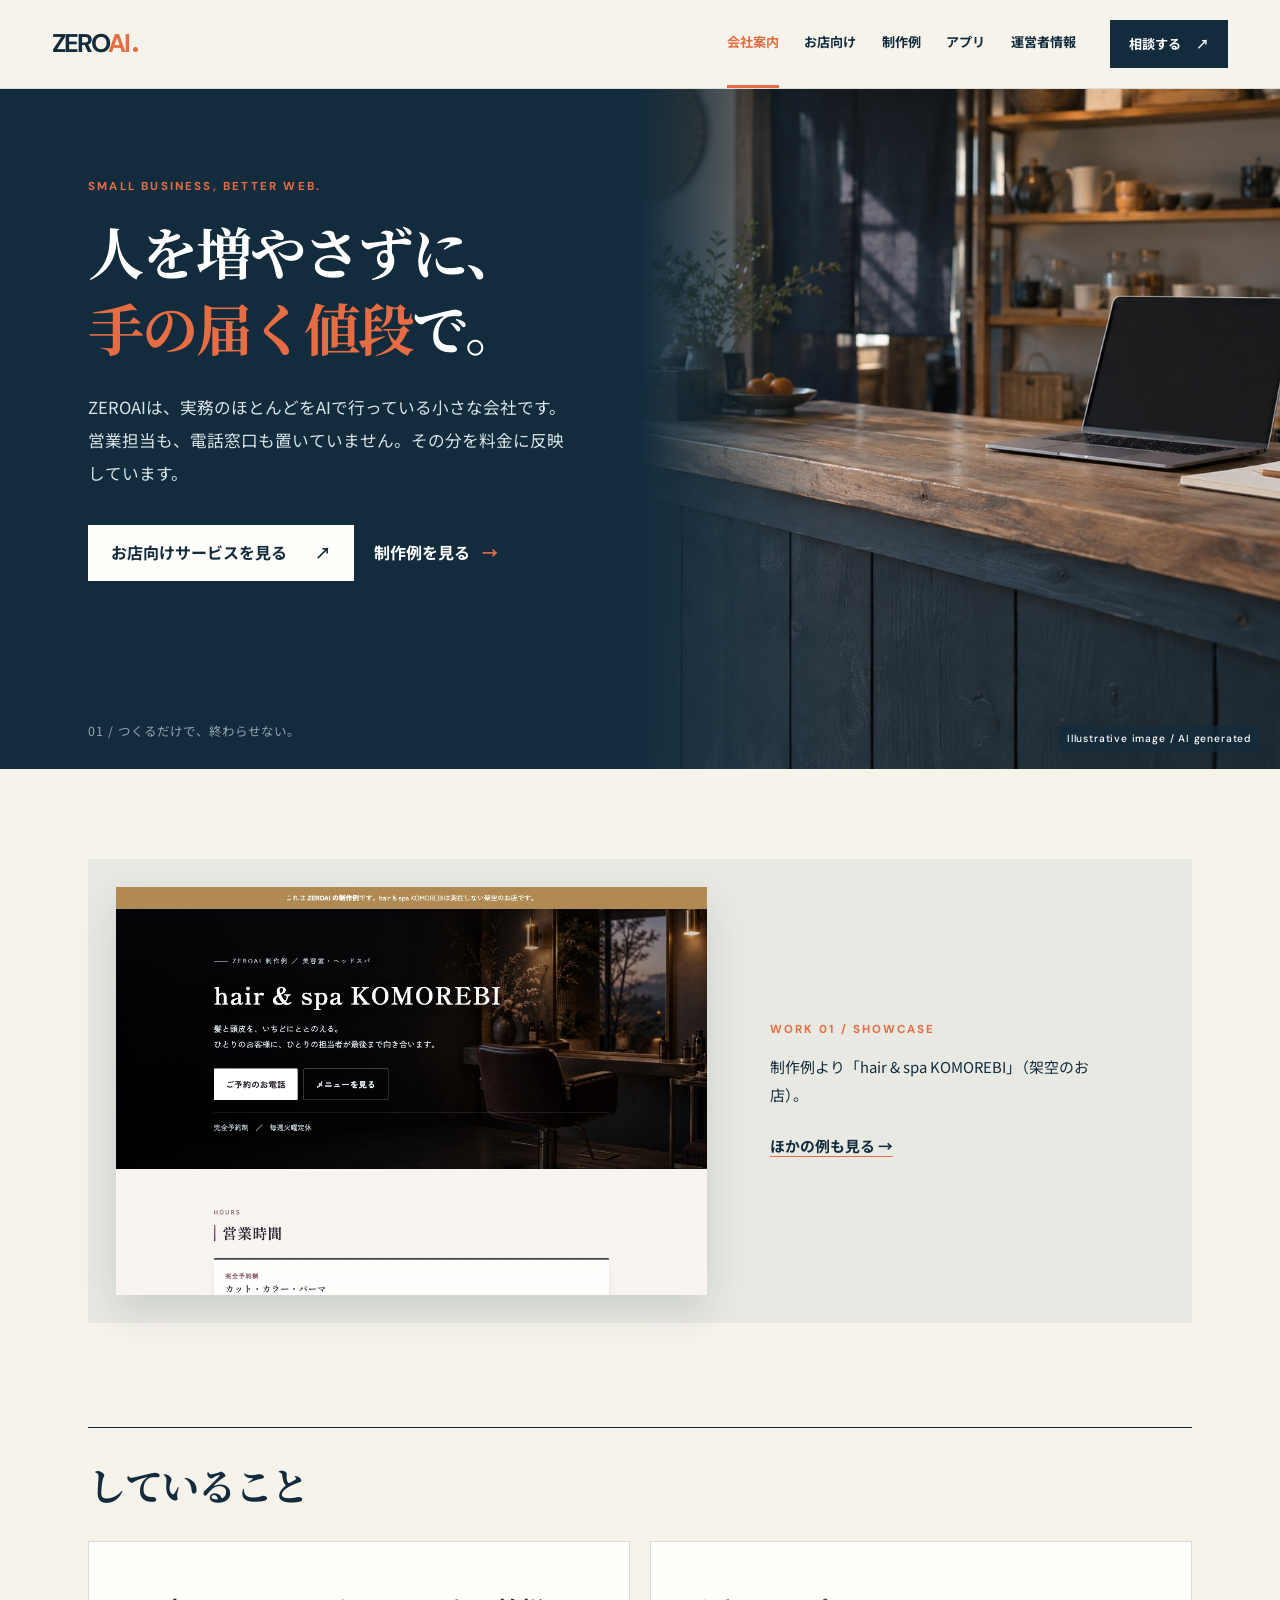
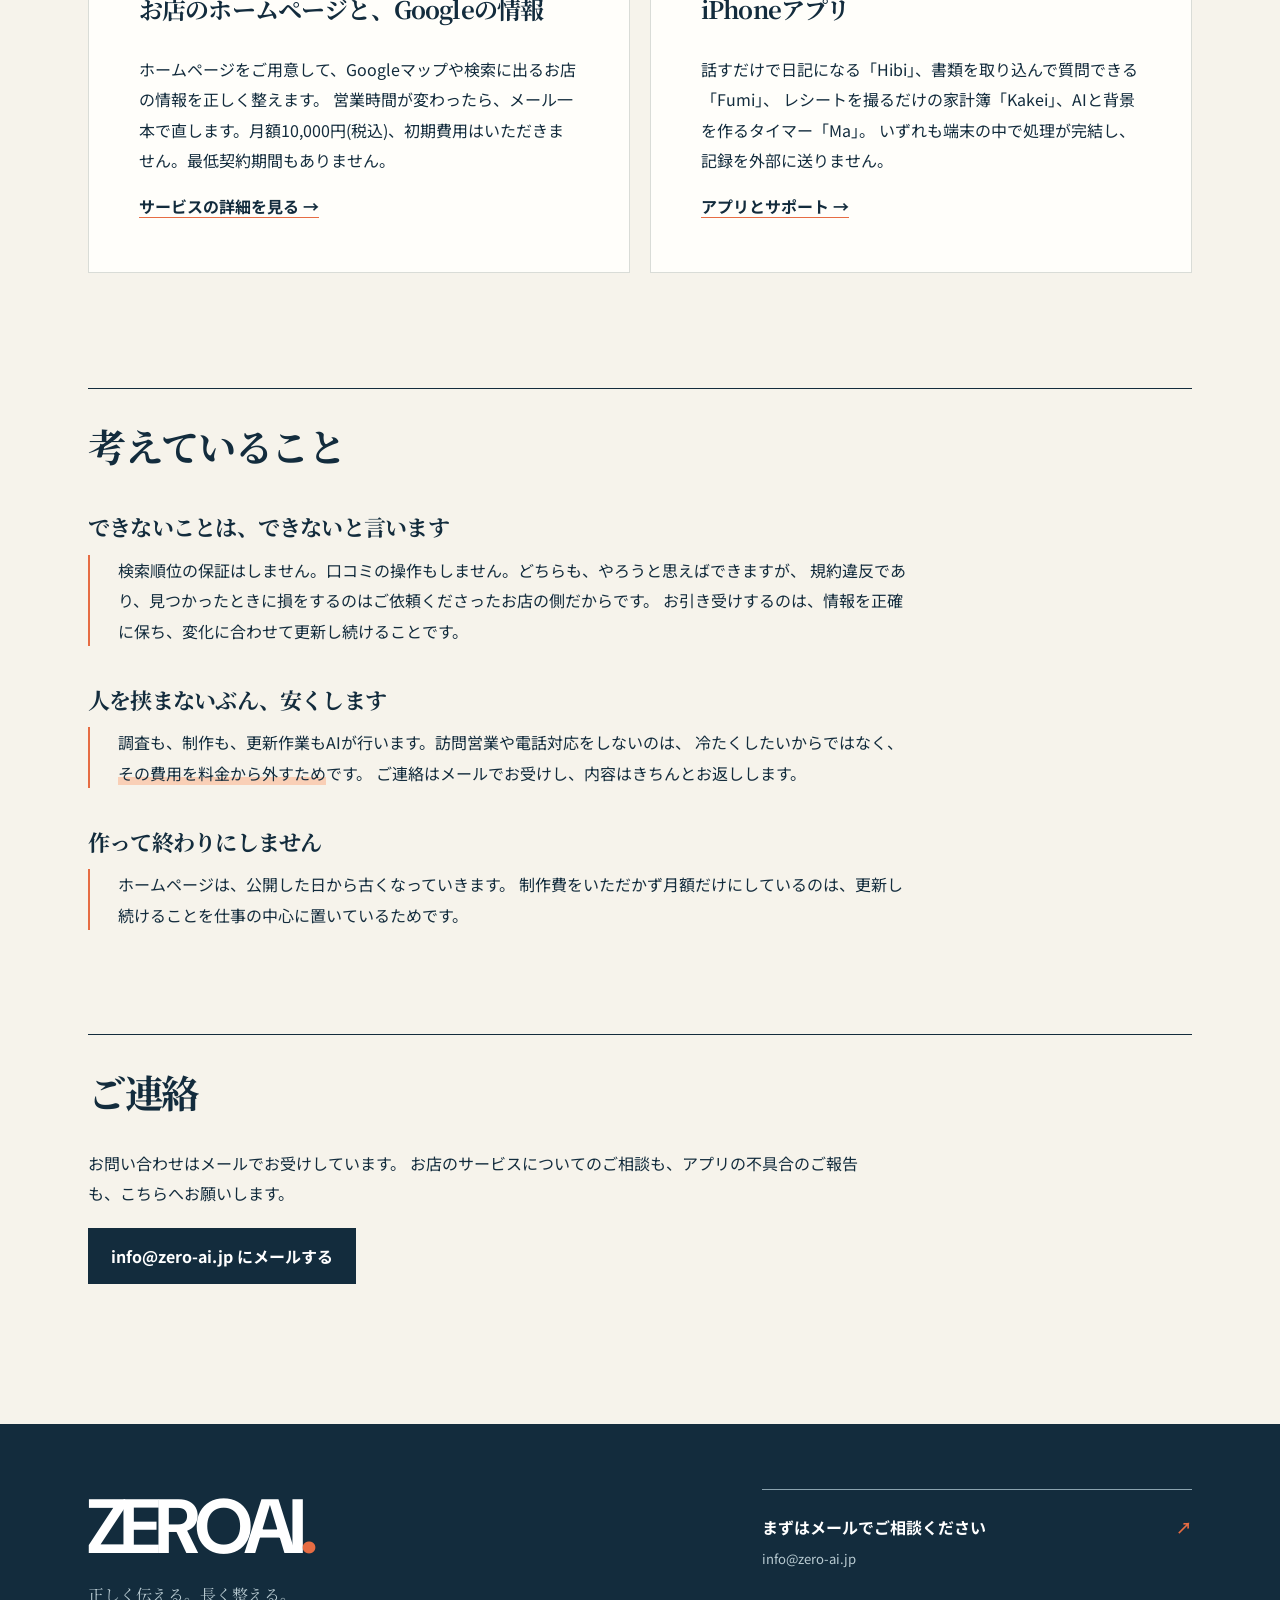
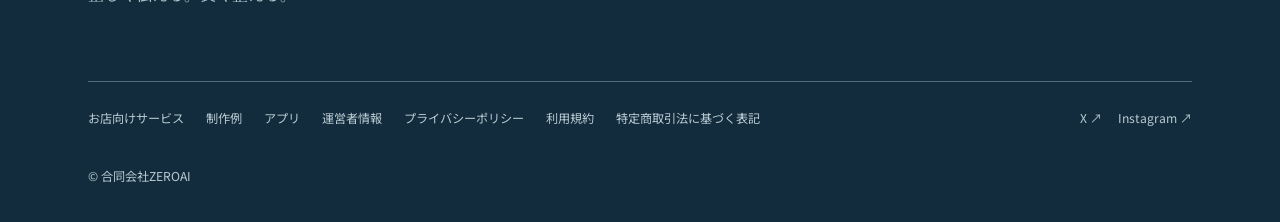
<file: index.html>
<!doctype html>
<html lang="ja"><head><meta charset="utf-8"><meta name="viewport" content="width=device-width,initial-scale=1"><title>ZEROAI</title><meta name="description" content="AIで運営する小さな会社です。お店のホームページ制作とGoogleビジネスプロフィールの更新代行、iPhoneアプリの開発をしています。"><link rel="preconnect" href="https://fonts.googleapis.com"><link rel="preconnect" href="https://fonts.gstatic.com" crossorigin><link href="https://fonts.googleapis.com/css2?family=DM+Sans:wght@400;500;600;700&family=Noto+Sans+JP:wght@400;500;600;700&family=Noto+Serif+JP:wght@500;600;700&display=swap" rel="stylesheet"><link rel="stylesheet" href="assets/site.css?v=20261002-stepsfix"></head><body class="page-home"><header class="site-header"><div class="header-inner"><a class="wordmark" href="./index.html" aria-label="ZEROAI トップへ">ZERO<span>AI</span><i></i></a><nav class="desktop-nav" aria-label="主要ナビゲーション"><a href="./index.html" aria-current="page">会社案内</a><a href="./meo/index.html">お店向け</a><a href="./works/index.html">制作例</a><a href="./apps/index.html">アプリ</a><a href="./info/index.html">運営者情報</a></nav><a class="header-contact" href="mailto:info@zero-ai.jp">相談する <span aria-hidden="true">↗</span></a><details class="mobile-nav"><summary>メニュー <span aria-hidden="true">＋</span></summary><nav aria-label="モバイルナビゲーション"><a href="./index.html" aria-current="page">会社案内</a><a href="./meo/index.html">お店向け</a><a href="./works/index.html">制作例</a><a href="./apps/index.html">アプリ</a><a href="./info/index.html">運営者情報</a><a href="mailto:info@zero-ai.jp">お問い合わせ ↗</a></nav></details></div></header><main id="main" class="content-shell">
  

  <section class="home-hero" aria-labelledby="main-title"><div class="hero-copy"><span class="eyebrow">SMALL BUSINESS, BETTER WEB.</span><h1 id="main-title">人を増やさずに、<br><em>手の届く値段</em>で。</h1><p>ZEROAIは、実務のほとんどをAIで行っている小さな会社です。営業担当も、電話窓口も置いていません。その分を料金に反映しています。</p><div class="hero-actions"><a class="button button-light" href="meo/index.html">お店向けサービスを見る <span>↗</span></a><a class="text-link" href="works/index.html">制作例を見る <span>→</span></a></div></div><div class="hero-image"><img src="assets/img/hero.jpg" alt="日本の小さなお店のカウンターとノートパソコンを表現した生成画像" width="1792" height="1024"><span class="image-caption">Illustrative image / AI generated</span></div><div class="hero-index">01 / つくるだけで、終わらせない。</div></section>

  <figure class="showcase">
    <img src="assets/works/salon.jpg" alt="ZEROAIが制作したホームページの例" width="1100" height="760">
    <figcaption>制作例より「hair &amp; spa KOMOREBI」（架空のお店）。<a href="works/index.html">ほかの例も見る →</a></figcaption>
  </figure>

  <h2>していること</h2>

  <div class="cards">
    <div class="panel">
      <h3>お店のホームページと、Googleの情報</h3>
      <p>
        ホームページをご用意して、Googleマップや検索に出るお店の情報を正しく整えます。
        営業時間が変わったら、メール一本で直します。月額10,000円(税込)、初期費用はいただきません。最低契約期間もありません。
      </p>
      <p><a href="meo/index.html">サービスの詳細を見る →</a></p>
    </div>
    <div class="panel">
      <h3>iPhoneアプリ</h3>
      <p>
        話すだけで日記になる「Hibi」、書類を取り込んで質問できる「Fumi」、
        レシートを撮るだけの家計簿「Kakei」、AIと背景を作るタイマー「Ma」。
        いずれも端末の中で処理が完結し、記録を外部に送りません。
      </p>
      <p><a href="apps/index.html">アプリとサポート →</a></p>
    </div>
  </div>

  <h2>考えていること</h2>

  <h3>できないことは、できないと言います</h3>
  <p>
    検索順位の保証はしません。口コミの操作もしません。どちらも、やろうと思えばできますが、
    規約違反であり、見つかったときに損をするのはご依頼くださったお店の側だからです。
    お引き受けするのは、情報を正確に保ち、変化に合わせて更新し続けることです。
  </p>

  <h3>人を挟まないぶん、安くします</h3>
  <p>
    調査も、制作も、更新作業もAIが行います。訪問営業や電話対応をしないのは、
    冷たくしたいからではなく、<span class="mark">その費用を料金から外すため</span>です。
    ご連絡はメールでお受けし、内容はきちんとお返しします。
  </p>

  <h3>作って終わりにしません</h3>
  <p>
    ホームページは、公開した日から古くなっていきます。
    制作費をいただかず月額だけにしているのは、更新し続けることを仕事の中心に置いているためです。
  </p>

  <h2>ご連絡</h2>
  <p>
    お問い合わせはメールでお受けしています。
    お店のサービスについてのご相談も、アプリの不具合のご報告も、こちらへお願いします。
  </p>
  <p><a class="cta" href="mailto:info@zero-ai.jp">info@zero-ai.jp にメールする</a></p>

  
</main><footer class="site-footer"><div class="footer-upper"><div><a class="footer-mark" href="./index.html">ZEROAI<span class="mark-dot">.</span></a><p>正しく伝える。長く整える。</p></div><a class="footer-mail" href="mailto:info@zero-ai.jp">まずはメールでご相談ください <span aria-hidden="true">↗</span><small>info@zero-ai.jp</small></a></div><div class="footer-lower"><nav aria-label="フッターナビゲーション"><a href="./meo/index.html">お店向けサービス</a><a href="./works/index.html">制作例</a><a href="./apps/index.html">アプリ</a><a href="./info/index.html">運営者情報</a><a href="./privacy/index.html">プライバシーポリシー</a><a href="./terms/index.html">利用規約</a><a href="./law/index.html">特定商取引法に基づく表記</a></nav><div class="footer-social"><a href="https://x.com/ZEROAIWEB" target="_blank" rel="me noopener">X ↗</a><a href="https://www.instagram.com/zeroaiinfo/" target="_blank" rel="me noopener">Instagram ↗</a></div><span class="copyright">© 合同会社ZEROAI</span></div></footer></body></html>
</file>
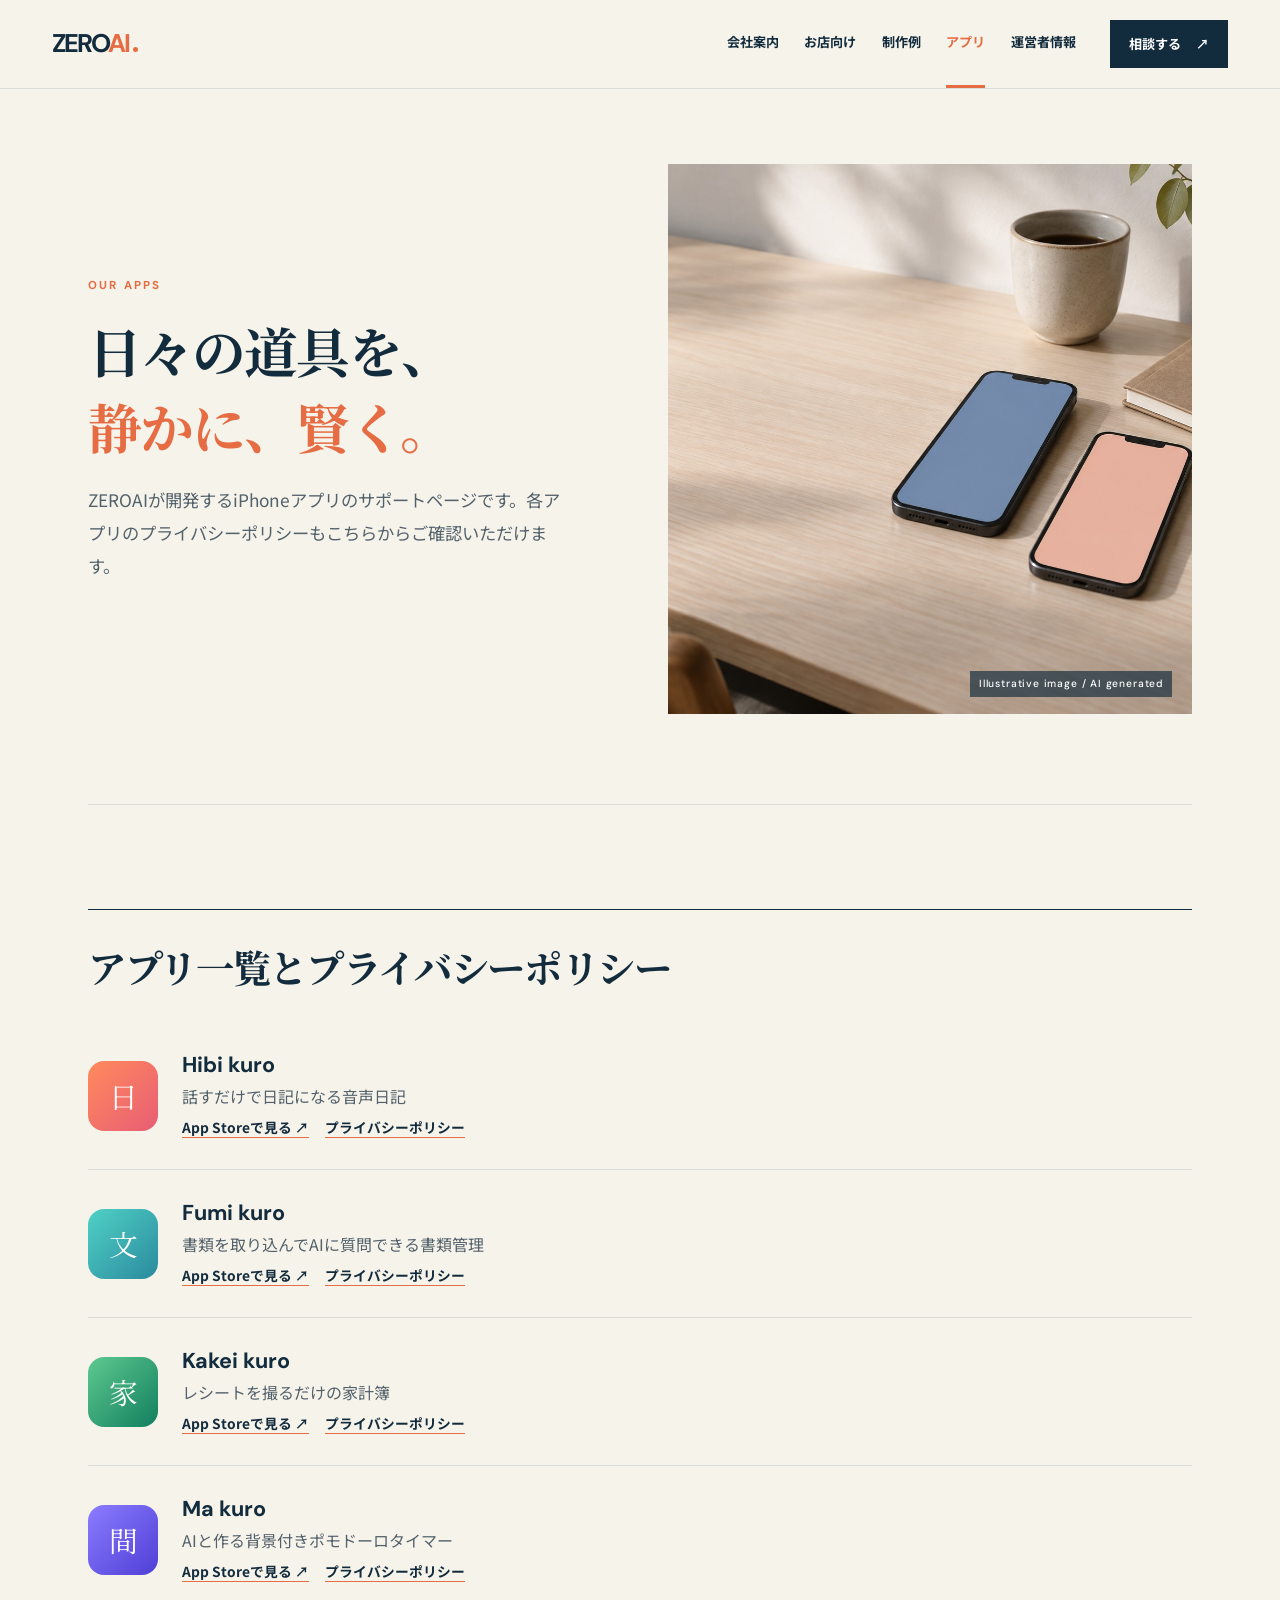
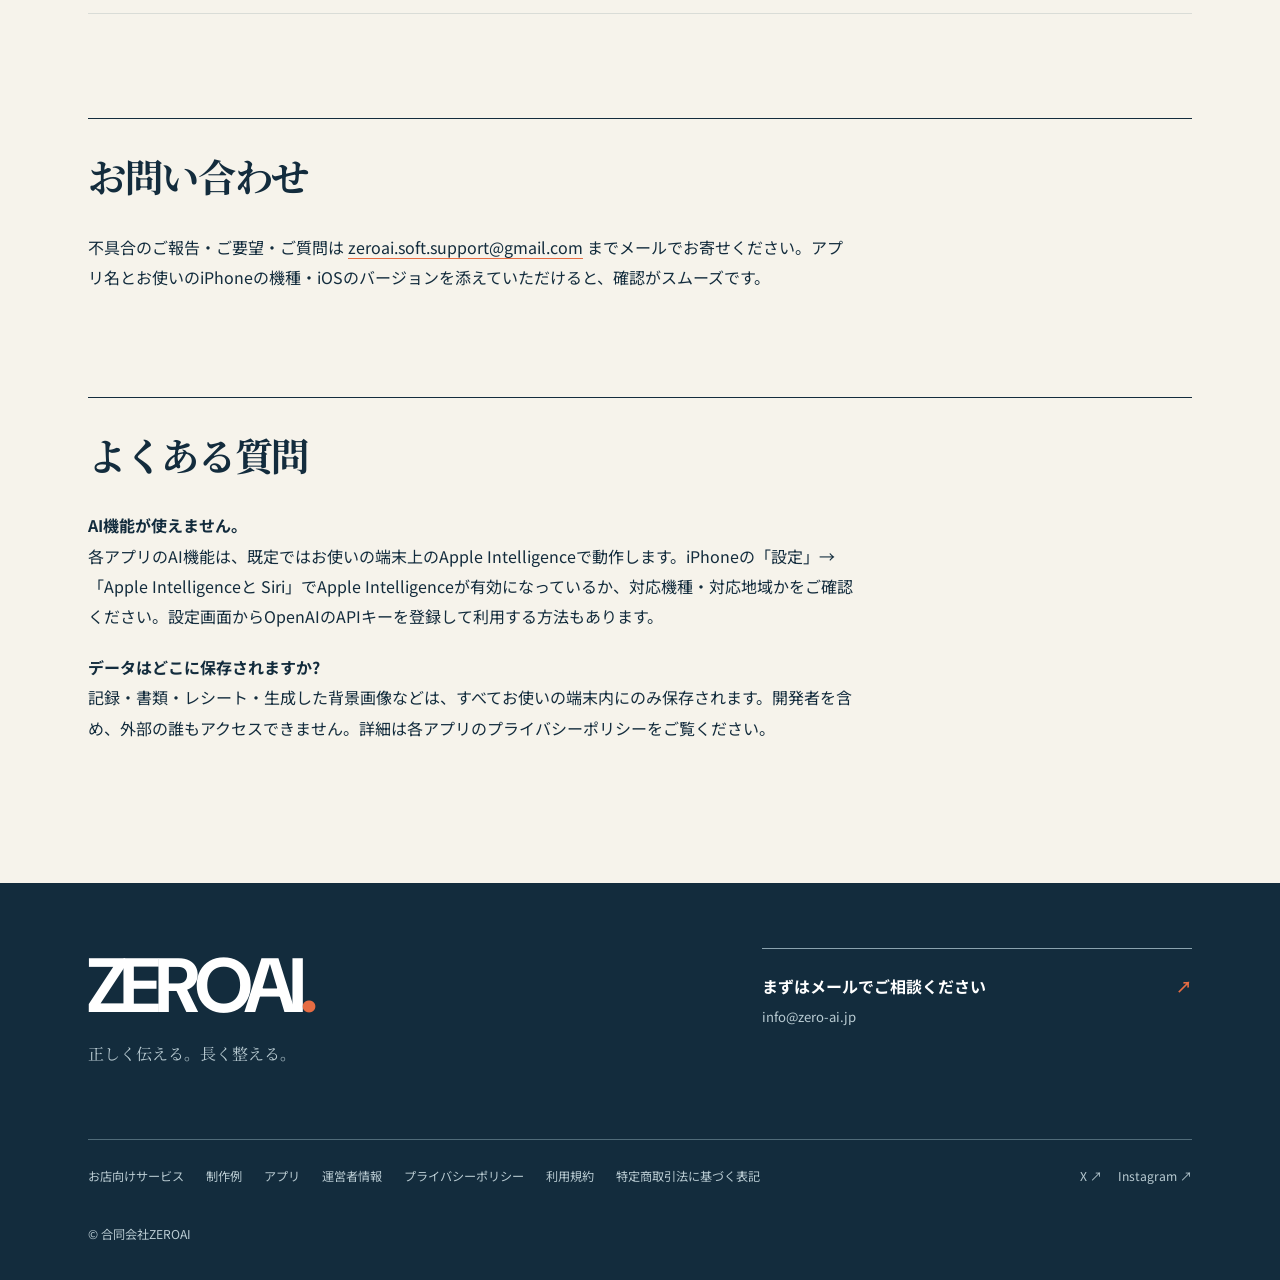
<file: apps/index.html>
<!doctype html>
<html lang="ja"><head><meta charset="utf-8"><meta name="viewport" content="width=device-width,initial-scale=1"><title>ZEROAI アプリサポート</title><meta name="description" content="zeroaiが開発するiPhoneアプリ(Hibi / Fumi / Kakei / Ma)のサポートとプライバシーポリシー"><link rel="preconnect" href="https://fonts.googleapis.com"><link rel="preconnect" href="https://fonts.gstatic.com" crossorigin><link href="https://fonts.googleapis.com/css2?family=DM+Sans:wght@400;500;600;700&family=Noto+Sans+JP:wght@400;500;600;700&family=Noto+Serif+JP:wght@500;600;700&display=swap" rel="stylesheet"><link rel="stylesheet" href="../assets/site.css?v=20261002-stepsfix"></head><body class="page-apps"><header class="site-header"><div class="header-inner"><a class="wordmark" href="../index.html" aria-label="ZEROAI トップへ">ZERO<span>AI</span><i></i></a><nav class="desktop-nav" aria-label="主要ナビゲーション"><a href="../index.html">会社案内</a><a href="../meo/index.html">お店向け</a><a href="../works/index.html">制作例</a><a href="../apps/index.html" aria-current="page">アプリ</a><a href="../info/index.html">運営者情報</a></nav><a class="header-contact" href="mailto:info@zero-ai.jp">相談する <span aria-hidden="true">↗</span></a><details class="mobile-nav"><summary>メニュー <span aria-hidden="true">＋</span></summary><nav aria-label="モバイルナビゲーション"><a href="../index.html">会社案内</a><a href="../meo/index.html">お店向け</a><a href="../works/index.html">制作例</a><a href="../apps/index.html" aria-current="page">アプリ</a><a href="../info/index.html">運営者情報</a><a href="mailto:info@zero-ai.jp">お問い合わせ ↗</a></nav></details></div></header><main id="main" class="content-shell">
  
<section class="split-hero apps-hero" aria-labelledby="main-title"><div class="split-copy"><span class="eyebrow">OUR APPS</span><h1 id="main-title">日々の道具を、<br><em>静かに、賢く。</em></h1><p>ZEROAIが開発するiPhoneアプリのサポートページです。各アプリのプライバシーポリシーもこちらからご確認いただけます。</p></div><figure><img src="../assets/img/apps.jpg" alt="文字のないスマートフォンとノートを並べた生成画像" width="1536" height="1024"><figcaption>Illustrative image / AI generated</figcaption></figure></section>

  <h2>アプリ一覧とプライバシーポリシー</h2>
  <div class="apps">
    <div class="app"><div class="badge" style="background:linear-gradient(135deg,#ff8a5c,#e85d75)">日</div><div><strong>Hibi kuro</strong><span>話すだけで日記になる音声日記</span><br><a href="https://apps.apple.com/jp/app/hibi-kuro/id6813400125">App Storeで見る ↗</a>　<a href="../hibi/privacy.html">プライバシーポリシー</a></div></div>
    <div class="app"><div class="badge" style="background:linear-gradient(135deg,#4fd1c5,#2b8a9e)">文</div><div><strong>Fumi kuro</strong><span>書類を取り込んでAIに質問できる書類管理</span><br><a href="https://apps.apple.com/jp/app/fumi-kuro/id6813400986">App Storeで見る ↗</a>　<a href="../fumi/privacy.html">プライバシーポリシー</a></div></div>
    <div class="app"><div class="badge" style="background:linear-gradient(135deg,#5ec98f,#127f5f)">家</div><div><strong>Kakei kuro</strong><span>レシートを撮るだけの家計簿</span><br><a href="https://apps.apple.com/jp/app/kakei-kuro/id6813401299">App Storeで見る ↗</a>　<a href="../kakei/privacy.html">プライバシーポリシー</a></div></div>
    <div class="app"><div class="badge" style="background:linear-gradient(135deg,#8b7cff,#4f3fd6)">間</div><div><strong>Ma kuro</strong><span>AIと作る背景付きポモドーロタイマー</span><br><a href="https://apps.apple.com/jp/app/ma-kuro/id6814006230">App Storeで見る ↗</a>　<a href="../ma/privacy.html">プライバシーポリシー</a></div></div>
  </div>

  <h2>お問い合わせ</h2>
  <p>不具合のご報告・ご要望・ご質問は <a href="mailto:zeroai.soft.support@gmail.com">zeroai.soft.support@gmail.com</a> までメールでお寄せください。アプリ名とお使いのiPhoneの機種・iOSのバージョンを添えていただけると、確認がスムーズです。</p>

  <h2>よくある質問</h2>
  <p><strong>AI機能が使えません。</strong><br>各アプリのAI機能は、既定ではお使いの端末上のApple Intelligenceで動作します。iPhoneの「設定」→「Apple Intelligenceと Siri」でApple Intelligenceが有効になっているか、対応機種・対応地域かをご確認ください。設定画面からOpenAIのAPIキーを登録して利用する方法もあります。</p>
  <p><strong>データはどこに保存されますか?</strong><br>記録・書類・レシート・生成した背景画像などは、すべてお使いの端末内にのみ保存されます。開発者を含め、外部の誰もアクセスできません。詳細は各アプリのプライバシーポリシーをご覧ください。</p>

  
</main><footer class="site-footer"><div class="footer-upper"><div><a class="footer-mark" href="../index.html">ZEROAI<span class="mark-dot">.</span></a><p>正しく伝える。長く整える。</p></div><a class="footer-mail" href="mailto:info@zero-ai.jp">まずはメールでご相談ください <span aria-hidden="true">↗</span><small>info@zero-ai.jp</small></a></div><div class="footer-lower"><nav aria-label="フッターナビゲーション"><a href="../meo/index.html">お店向けサービス</a><a href="../works/index.html">制作例</a><a href="../apps/index.html">アプリ</a><a href="../info/index.html">運営者情報</a><a href="../privacy/index.html">プライバシーポリシー</a><a href="../terms/index.html">利用規約</a><a href="../law/index.html">特定商取引法に基づく表記</a></nav><div class="footer-social"><a href="https://x.com/ZEROAIWEB" target="_blank" rel="me noopener">X ↗</a><a href="https://www.instagram.com/zeroaiinfo/" target="_blank" rel="me noopener">Instagram ↗</a></div><span class="copyright">© 合同会社ZEROAI</span></div></footer></body></html>
</file>
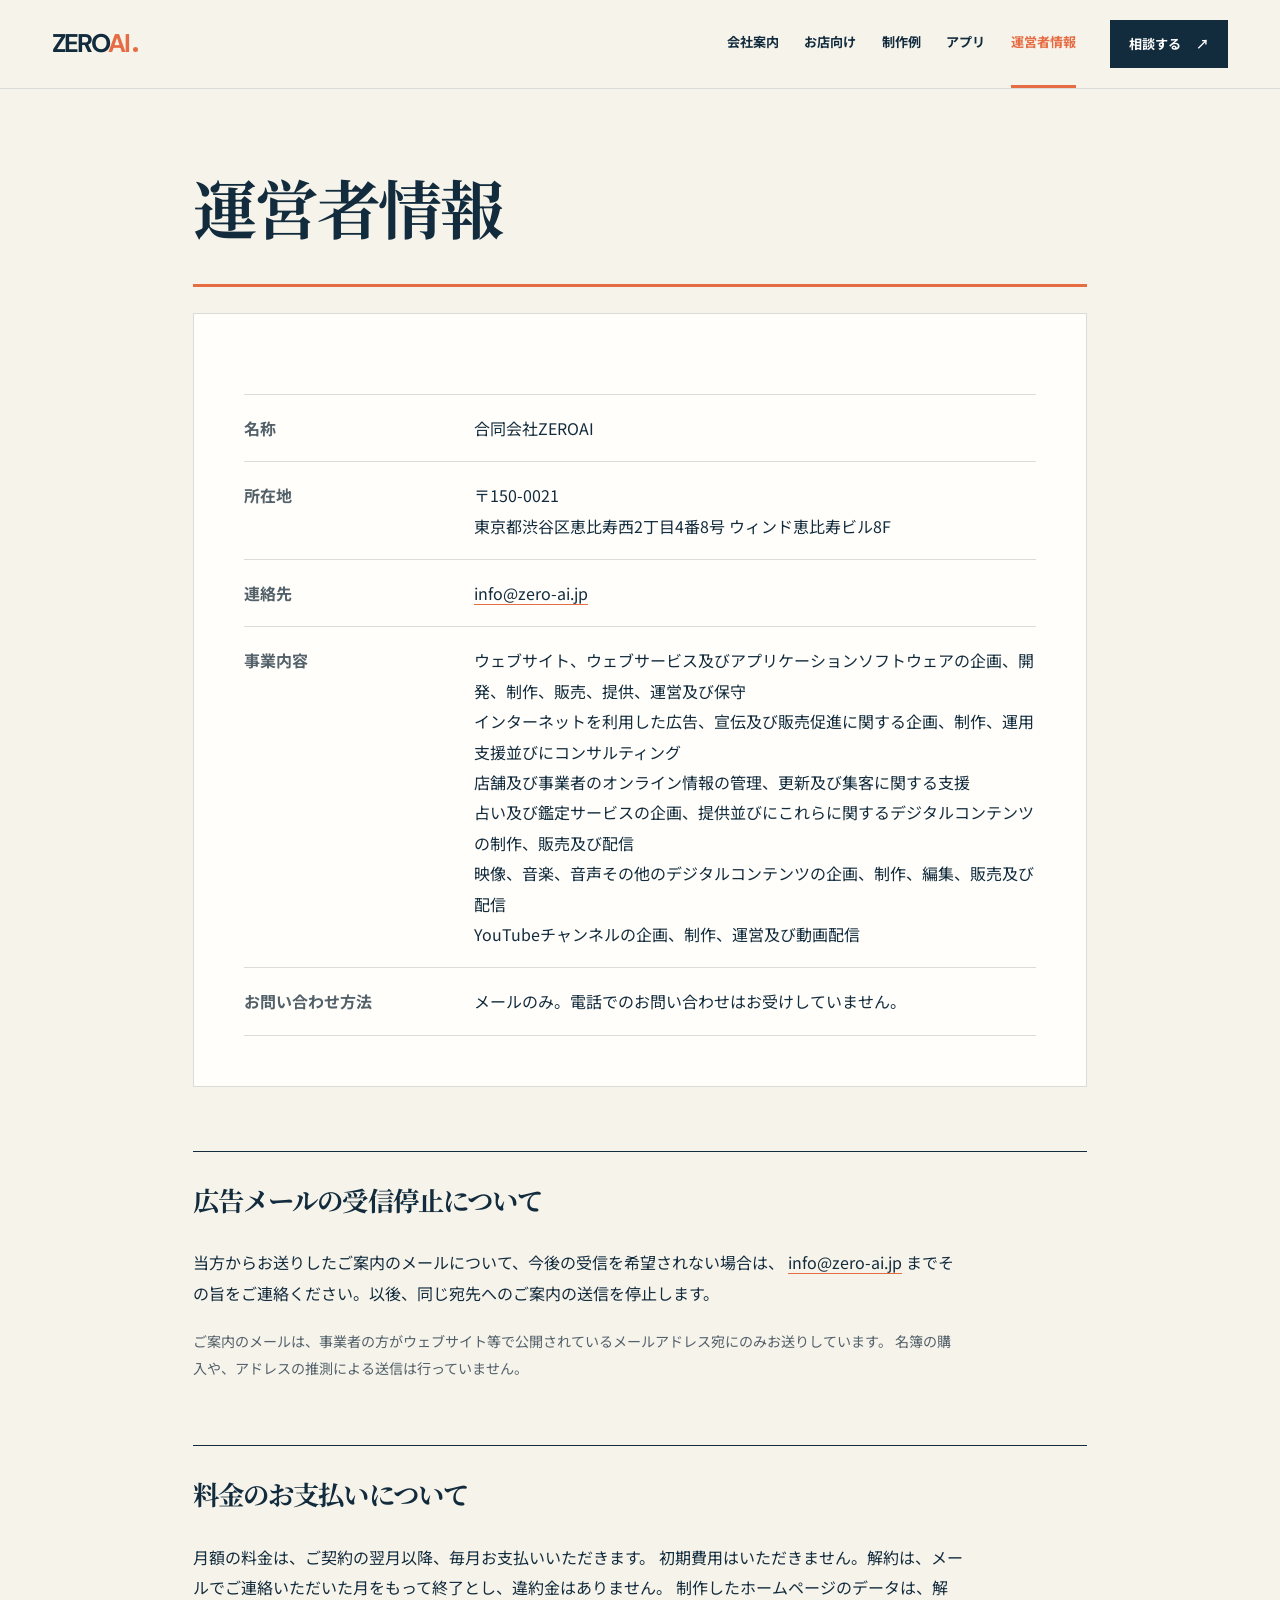
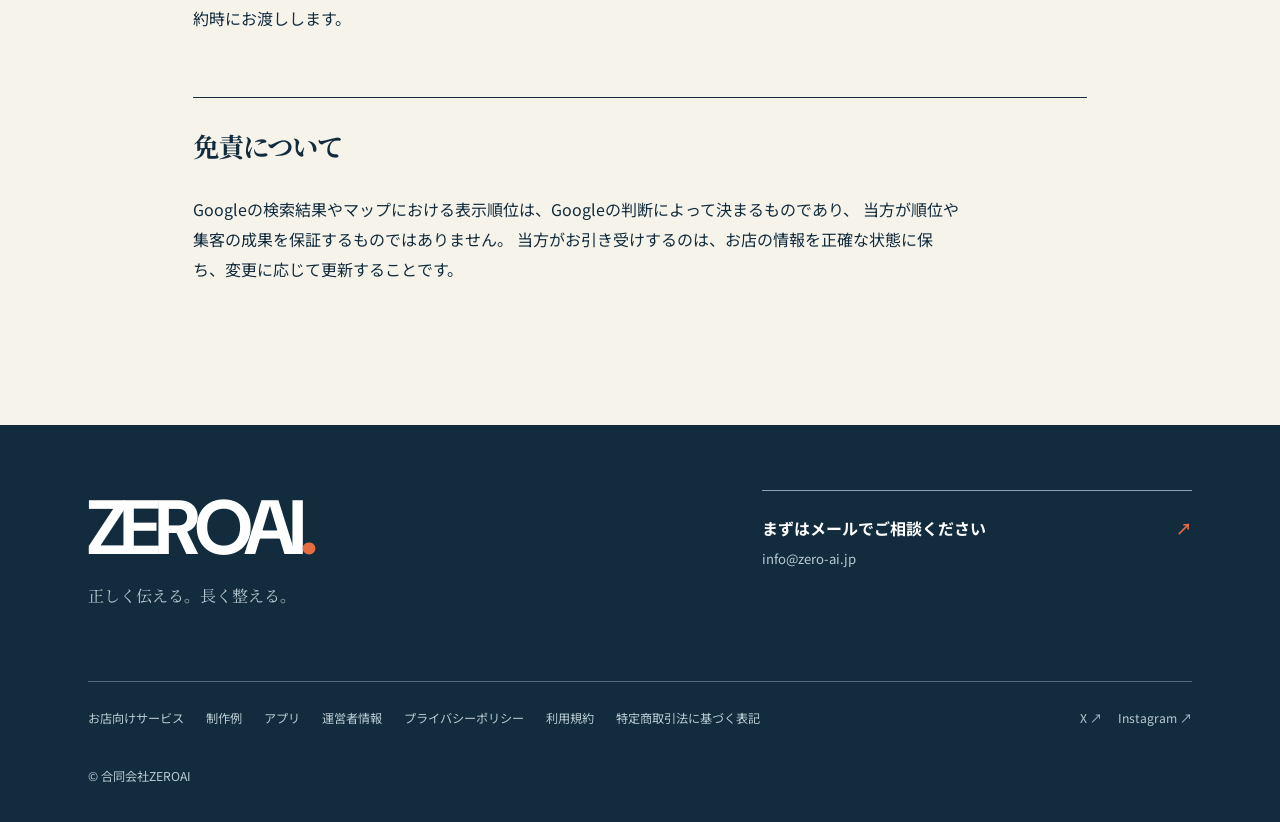
<file: info/index.html>
<!doctype html>
<html lang="ja"><head><meta charset="utf-8"><meta name="viewport" content="width=device-width,initial-scale=1"><title>ZEROAI 運営者情報</title><meta name="description" content="ZEROAIの運営者情報、連絡先、広告メールの受信停止のご案内。"><link rel="preconnect" href="https://fonts.googleapis.com"><link rel="preconnect" href="https://fonts.gstatic.com" crossorigin><link href="https://fonts.googleapis.com/css2?family=DM+Sans:wght@400;500;600;700&family=Noto+Sans+JP:wght@400;500;600;700&family=Noto+Serif+JP:wght@500;600;700&display=swap" rel="stylesheet"><link rel="stylesheet" href="../assets/site.css?v=20261002-stepsfix"></head><body class="page-info"><header class="site-header"><div class="header-inner"><a class="wordmark" href="../index.html" aria-label="ZEROAI トップへ">ZERO<span>AI</span><i></i></a><nav class="desktop-nav" aria-label="主要ナビゲーション"><a href="../index.html">会社案内</a><a href="../meo/index.html">お店向け</a><a href="../works/index.html">制作例</a><a href="../apps/index.html">アプリ</a><a href="../info/index.html" aria-current="page">運営者情報</a></nav><a class="header-contact" href="mailto:info@zero-ai.jp">相談する <span aria-hidden="true">↗</span></a><details class="mobile-nav"><summary>メニュー <span aria-hidden="true">＋</span></summary><nav aria-label="モバイルナビゲーション"><a href="../index.html">会社案内</a><a href="../meo/index.html">お店向け</a><a href="../works/index.html">制作例</a><a href="../apps/index.html">アプリ</a><a href="../info/index.html" aria-current="page">運営者情報</a><a href="mailto:info@zero-ai.jp">お問い合わせ ↗</a></nav></details></div></header><main id="main" class="content-shell">
  

  <h1>運営者情報</h1>

  <div class="panel">
    <dl class="facts">
      <div>
        <dt>名称</dt>
        <dd>合同会社ZEROAI</dd>
      </div>
      <div>
        <dt>所在地</dt>
        <dd>〒150-0021<br>東京都渋谷区恵比寿西2丁目4番8号 ウィンド恵比寿ビル8F</dd>
      </div>
      <div>
        <dt>連絡先</dt>
        <dd><a href="mailto:info@zero-ai.jp">info@zero-ai.jp</a></dd>
      </div>
      <div>
        <dt>事業内容</dt>
        <dd>
          ウェブサイト、ウェブサービス及びアプリケーションソフトウェアの企画、開発、制作、販売、提供、運営及び保守<br>
          インターネットを利用した広告、宣伝及び販売促進に関する企画、制作、運用支援並びにコンサルティング<br>
          店舗及び事業者のオンライン情報の管理、更新及び集客に関する支援<br>
          占い及び鑑定サービスの企画、提供並びにこれらに関するデジタルコンテンツの制作、販売及び配信<br>
          映像、音楽、音声その他のデジタルコンテンツの企画、制作、編集、販売及び配信<br>
          YouTubeチャンネルの企画、制作、運営及び動画配信
        </dd>
      </div>
      <div>
        <dt>お問い合わせ方法</dt>
        <dd>メールのみ。電話でのお問い合わせはお受けしていません。</dd>
      </div>
    </dl>
  </div>

  <h2>広告メールの受信停止について</h2>
  <p>
    当方からお送りしたご案内のメールについて、今後の受信を希望されない場合は、
    <a href="mailto:info@zero-ai.jp?subject=%E5%8F%97%E4%BF%A1%E5%81%9C%E6%AD%A2%E3%81%AE%E3%81%94%E9%80%A3%E7%B5%A1">info@zero-ai.jp</a>
    までその旨をご連絡ください。以後、同じ宛先へのご案内の送信を停止します。
  </p>
  <p class="note">
    ご案内のメールは、事業者の方がウェブサイト等で公開されているメールアドレス宛にのみお送りしています。
    名簿の購入や、アドレスの推測による送信は行っていません。
  </p>

  <h2>料金のお支払いについて</h2>
  <p>
    月額の料金は、ご契約の翌月以降、毎月お支払いいただきます。
    初期費用はいただきません。解約は、メールでご連絡いただいた月をもって終了とし、違約金はありません。
    制作したホームページのデータは、解約時にお渡しします。
  </p>

  <h2>免責について</h2>
  <p>
    Googleの検索結果やマップにおける表示順位は、Googleの判断によって決まるものであり、
    当方が順位や集客の成果を保証するものではありません。
    当方がお引き受けするのは、お店の情報を正確な状態に保ち、変更に応じて更新することです。
  </p>

  
</main><footer class="site-footer"><div class="footer-upper"><div><a class="footer-mark" href="../index.html">ZEROAI<span class="mark-dot">.</span></a><p>正しく伝える。長く整える。</p></div><a class="footer-mail" href="mailto:info@zero-ai.jp">まずはメールでご相談ください <span aria-hidden="true">↗</span><small>info@zero-ai.jp</small></a></div><div class="footer-lower"><nav aria-label="フッターナビゲーション"><a href="../meo/index.html">お店向けサービス</a><a href="../works/index.html">制作例</a><a href="../apps/index.html">アプリ</a><a href="../info/index.html">運営者情報</a><a href="../privacy/index.html">プライバシーポリシー</a><a href="../terms/index.html">利用規約</a><a href="../law/index.html">特定商取引法に基づく表記</a></nav><div class="footer-social"><a href="https://x.com/ZEROAIWEB" target="_blank" rel="me noopener">X ↗</a><a href="https://www.instagram.com/zeroaiinfo/" target="_blank" rel="me noopener">Instagram ↗</a></div><span class="copyright">© 合同会社ZEROAI</span></div></footer></body></html>
</file>
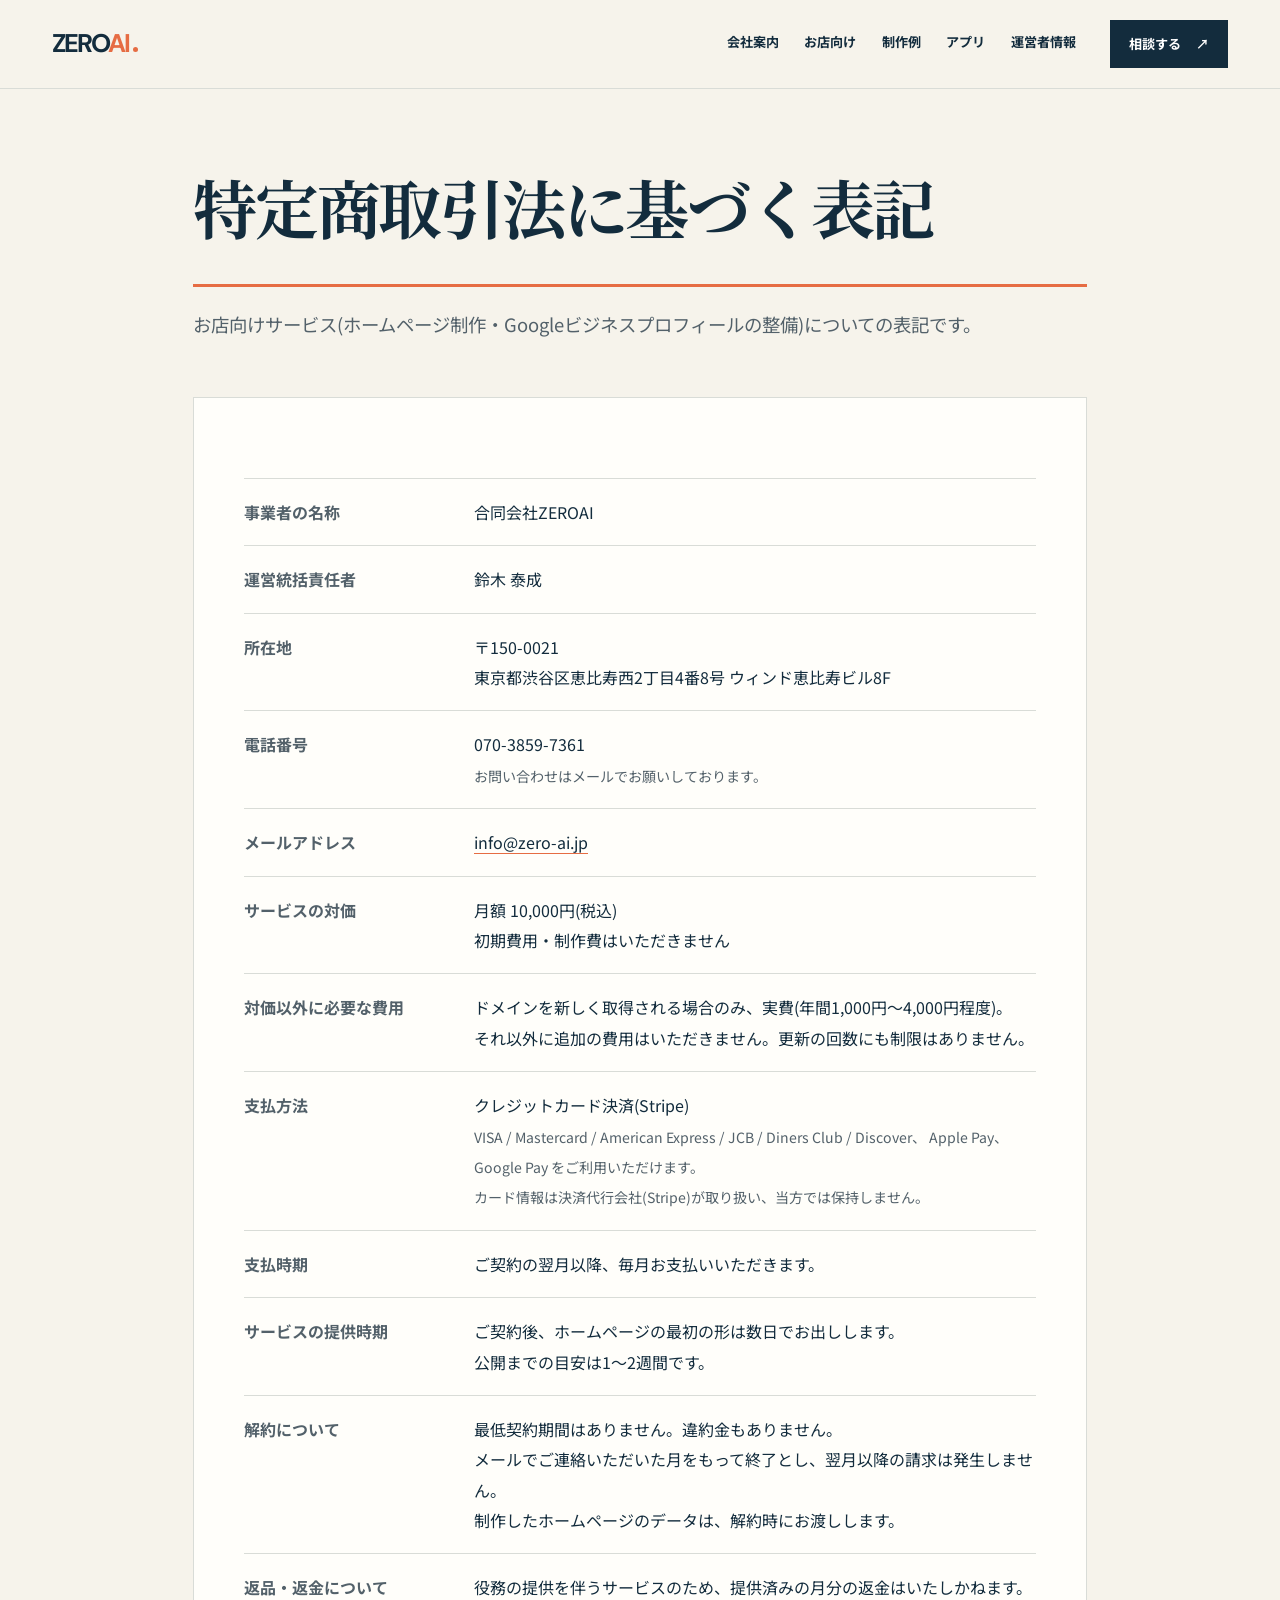
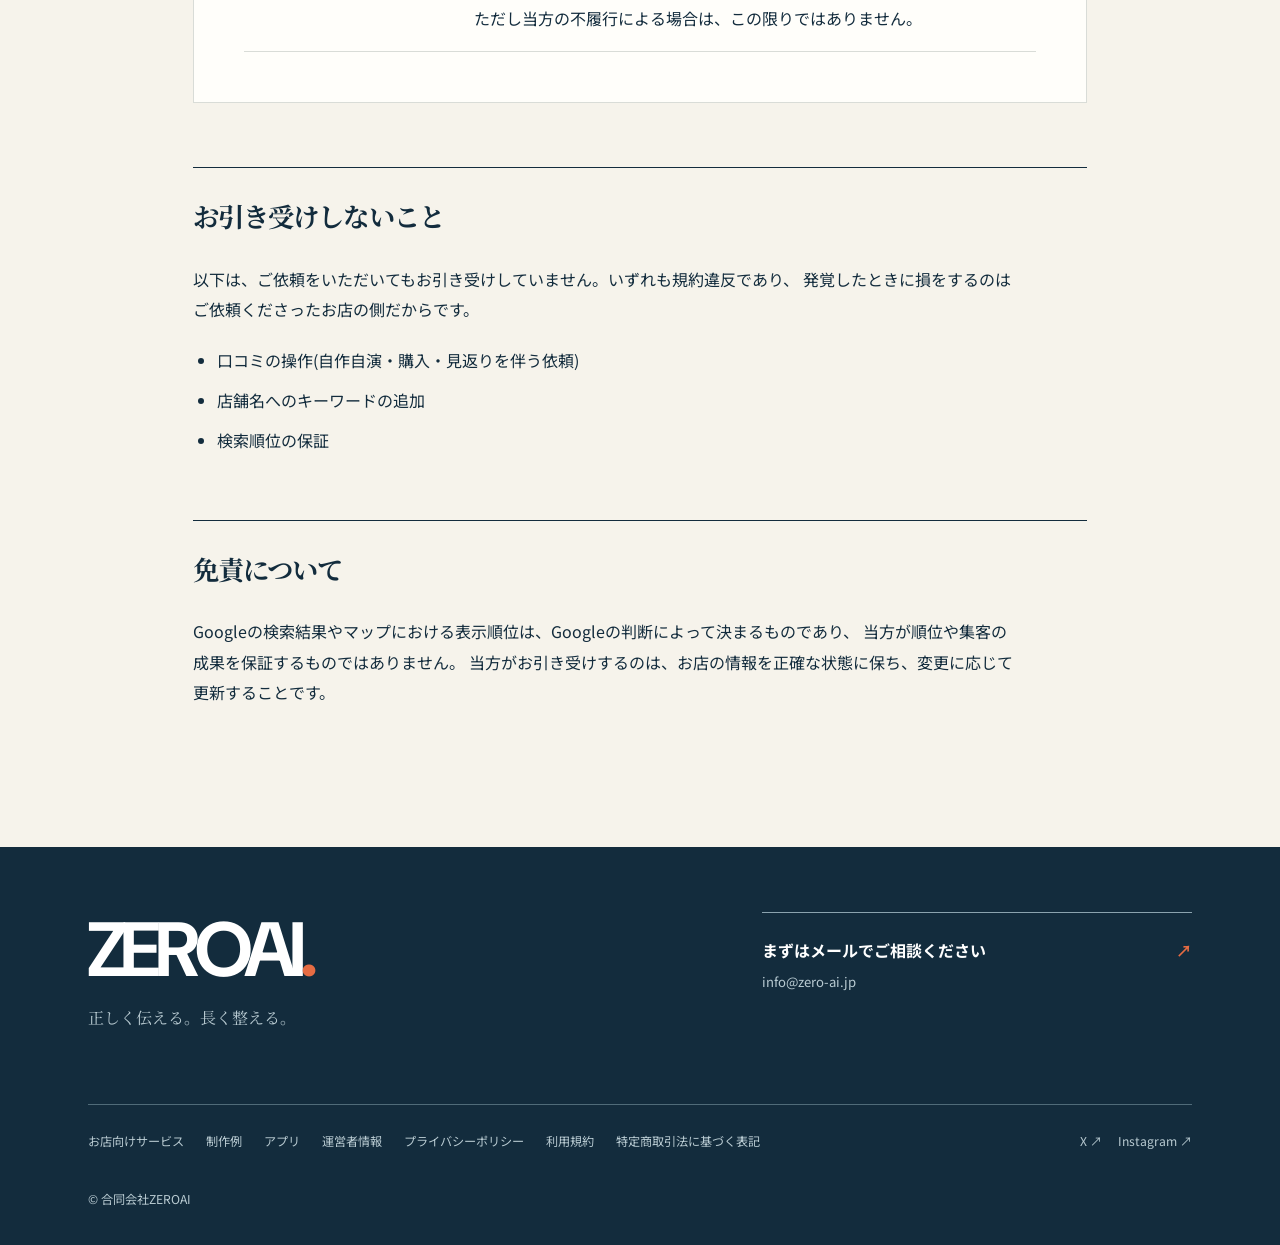
<file: law/index.html>
<!doctype html>
<html lang="ja"><head><meta charset="utf-8"><meta name="viewport" content="width=device-width,initial-scale=1"><title>特定商取引法に基づく表記｜ZEROAI</title><meta name="description" content="ZEROAIの特定商取引法に基づく表記。事業者名、所在地、料金、支払方法、解約について。"><link rel="preconnect" href="https://fonts.googleapis.com"><link rel="preconnect" href="https://fonts.gstatic.com" crossorigin><link href="https://fonts.googleapis.com/css2?family=DM+Sans:wght@400;500;600;700&family=Noto+Sans+JP:wght@400;500;600;700&family=Noto+Serif+JP:wght@500;600;700&display=swap" rel="stylesheet"><link rel="stylesheet" href="../assets/site.css?v=20261002-stepsfix"></head><body class="page-legal"><header class="site-header"><div class="header-inner"><a class="wordmark" href="../index.html" aria-label="ZEROAI トップへ">ZERO<span>AI</span><i></i></a><nav class="desktop-nav" aria-label="主要ナビゲーション"><a href="../index.html">会社案内</a><a href="../meo/index.html">お店向け</a><a href="../works/index.html">制作例</a><a href="../apps/index.html">アプリ</a><a href="../info/index.html">運営者情報</a></nav><a class="header-contact" href="mailto:info@zero-ai.jp">相談する <span aria-hidden="true">↗</span></a><details class="mobile-nav"><summary>メニュー <span aria-hidden="true">＋</span></summary><nav aria-label="モバイルナビゲーション"><a href="../index.html">会社案内</a><a href="../meo/index.html">お店向け</a><a href="../works/index.html">制作例</a><a href="../apps/index.html">アプリ</a><a href="../info/index.html">運営者情報</a><a href="mailto:info@zero-ai.jp">お問い合わせ ↗</a></nav></details></div></header><main id="main" class="content-shell">
  

  <h1>特定商取引法に基づく表記</h1>

  <p class="lede">
    お店向けサービス(ホームページ制作・Googleビジネスプロフィールの整備)についての表記です。
  </p>

  <div class="panel">
    <dl class="facts">
      <div><dt>事業者の名称</dt><dd>合同会社ZEROAI</dd></div>
      <div><dt>運営統括責任者</dt><dd>鈴木 泰成</dd></div>
      <div><dt>所在地</dt><dd>〒150-0021<br>東京都渋谷区恵比寿西2丁目4番8号 ウィンド恵比寿ビル8F</dd></div>
      <div><dt>電話番号</dt><dd>070-3859-7361<br>
          <span class="note">お問い合わせはメールでお願いしております。
          </span></dd></div>
      <div>
        <dt>メールアドレス</dt>
        <dd><a href="mailto:info@zero-ai.jp">info@zero-ai.jp</a></dd>
      </div>
      <div>
        <dt>サービスの対価</dt>
        <dd>月額 10,000円(税込)<br>初期費用・制作費はいただきません</dd>
      </div>
      <div>
        <dt>対価以外に必要な費用</dt>
        <dd>
          ドメインを新しく取得される場合のみ、実費(年間1,000円〜4,000円程度)。<br>
          それ以外に追加の費用はいただきません。更新の回数にも制限はありません。
        </dd>
      </div>
      <div>
        <dt>支払方法</dt>
        <dd>クレジットカード決済(Stripe)<br>
          <span class="note">VISA / Mastercard / American Express / JCB / Diners Club / Discover、
          Apple Pay、Google Pay をご利用いただけます。<br>
          カード情報は決済代行会社(Stripe)が取り扱い、当方では保持しません。</span></dd>
      </div>
      <div>
        <dt>支払時期</dt>
        <dd>ご契約の翌月以降、毎月お支払いいただきます。</dd>
      </div>
      <div>
        <dt>サービスの提供時期</dt>
        <dd>
          ご契約後、ホームページの最初の形は数日でお出しします。<br>
          公開までの目安は1〜2週間です。
        </dd>
      </div>
      <div>
        <dt>解約について</dt>
        <dd>
          最低契約期間はありません。違約金もありません。<br>
          メールでご連絡いただいた月をもって終了とし、翌月以降の請求は発生しません。<br>
          制作したホームページのデータは、解約時にお渡しします。
        </dd>
      </div>
      <div>
        <dt>返品・返金について</dt>
        <dd>
          役務の提供を伴うサービスのため、提供済みの月分の返金はいたしかねます。<br>
          ただし当方の不履行による場合は、この限りではありません。
        </dd>
      </div>
    </dl>
  </div>

  <h2>お引き受けしないこと</h2>
  <p>
    以下は、ご依頼をいただいてもお引き受けしていません。いずれも規約違反であり、
    発覚したときに損をするのはご依頼くださったお店の側だからです。
  </p>
  <ul>
    <li>口コミの操作(自作自演・購入・見返りを伴う依頼)</li>
    <li>店舗名へのキーワードの追加</li>
    <li>検索順位の保証</li>
  </ul>

  <h2>免責について</h2>
  <p>
    Googleの検索結果やマップにおける表示順位は、Googleの判断によって決まるものであり、
    当方が順位や集客の成果を保証するものではありません。
    当方がお引き受けするのは、お店の情報を正確な状態に保ち、変更に応じて更新することです。
  </p>

  
</main><footer class="site-footer"><div class="footer-upper"><div><a class="footer-mark" href="../index.html">ZEROAI<span class="mark-dot">.</span></a><p>正しく伝える。長く整える。</p></div><a class="footer-mail" href="mailto:info@zero-ai.jp">まずはメールでご相談ください <span aria-hidden="true">↗</span><small>info@zero-ai.jp</small></a></div><div class="footer-lower"><nav aria-label="フッターナビゲーション"><a href="../meo/index.html">お店向けサービス</a><a href="../works/index.html">制作例</a><a href="../apps/index.html">アプリ</a><a href="../info/index.html">運営者情報</a><a href="../privacy/index.html">プライバシーポリシー</a><a href="../terms/index.html">利用規約</a><a href="../law/index.html">特定商取引法に基づく表記</a></nav><div class="footer-social"><a href="https://x.com/ZEROAIWEB" target="_blank" rel="me noopener">X ↗</a><a href="https://www.instagram.com/zeroaiinfo/" target="_blank" rel="me noopener">Instagram ↗</a></div><span class="copyright">© 合同会社ZEROAI</span></div></footer></body></html>
</file>
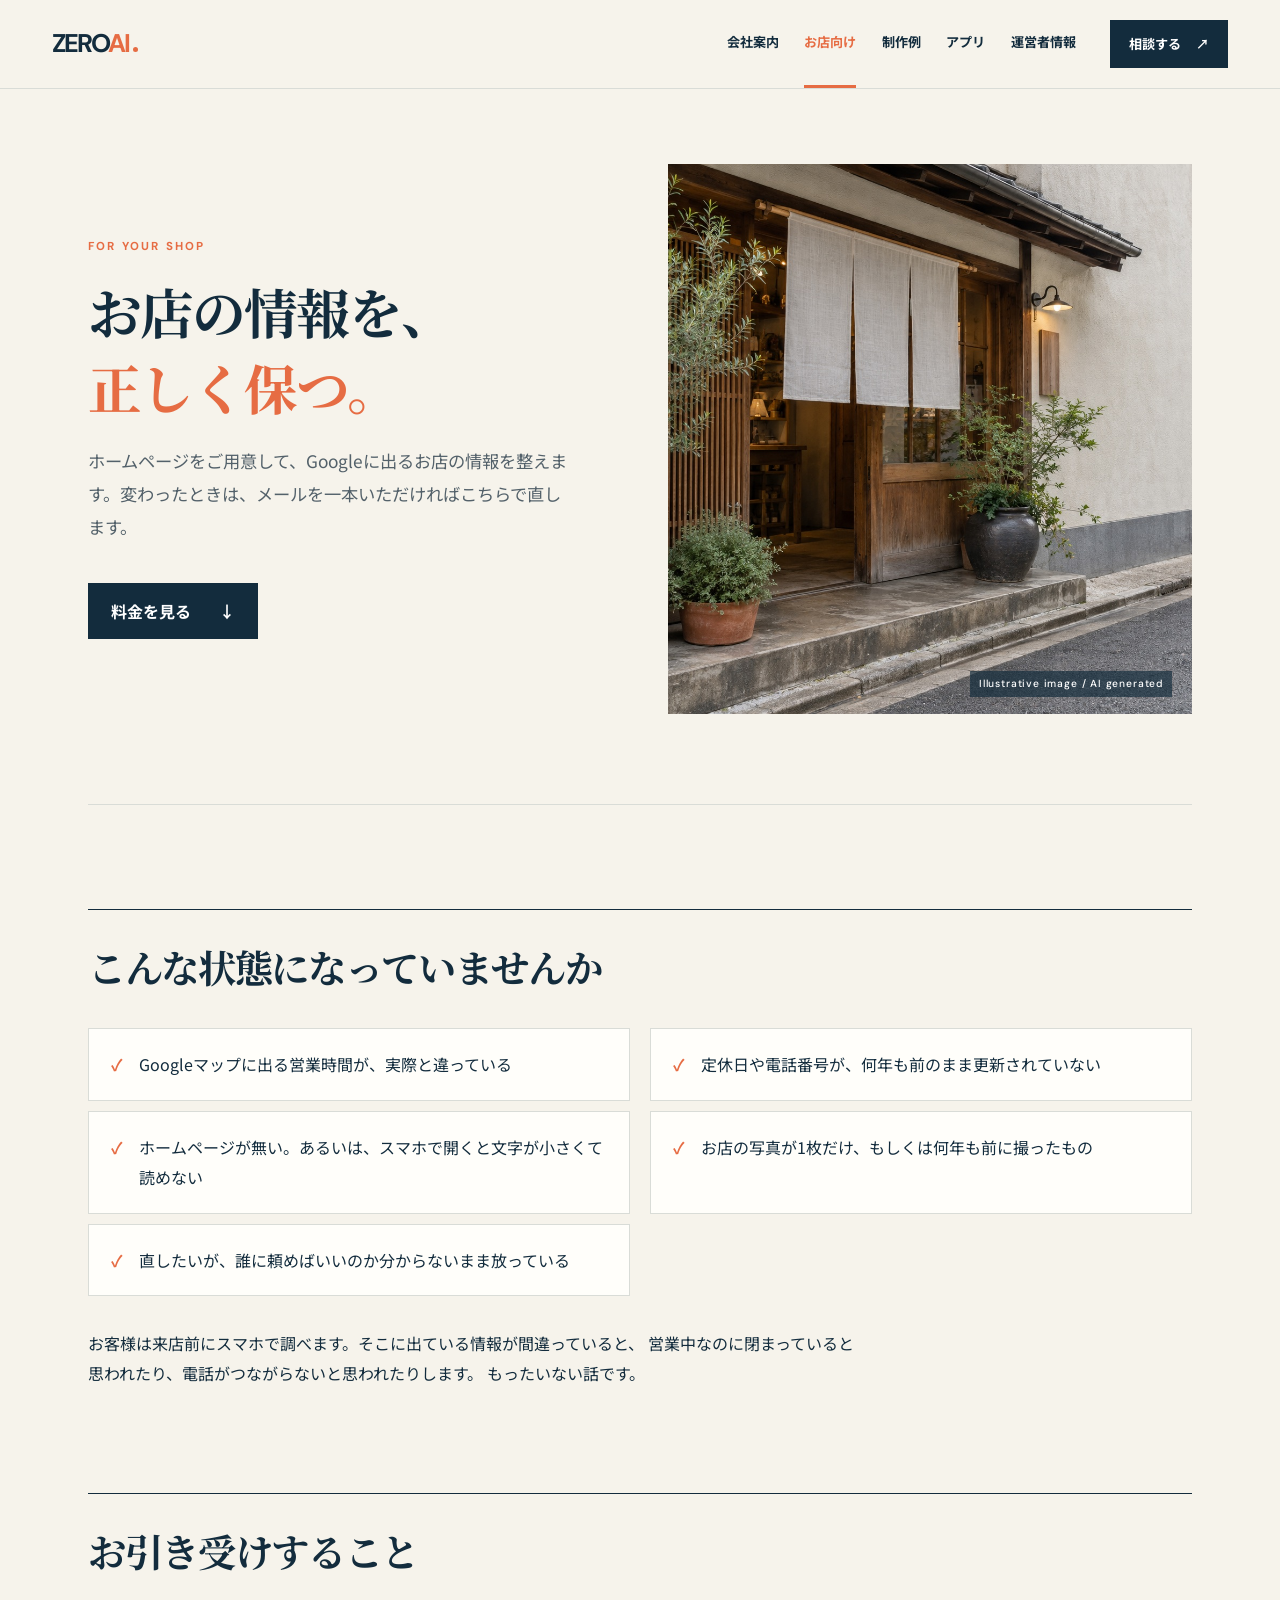
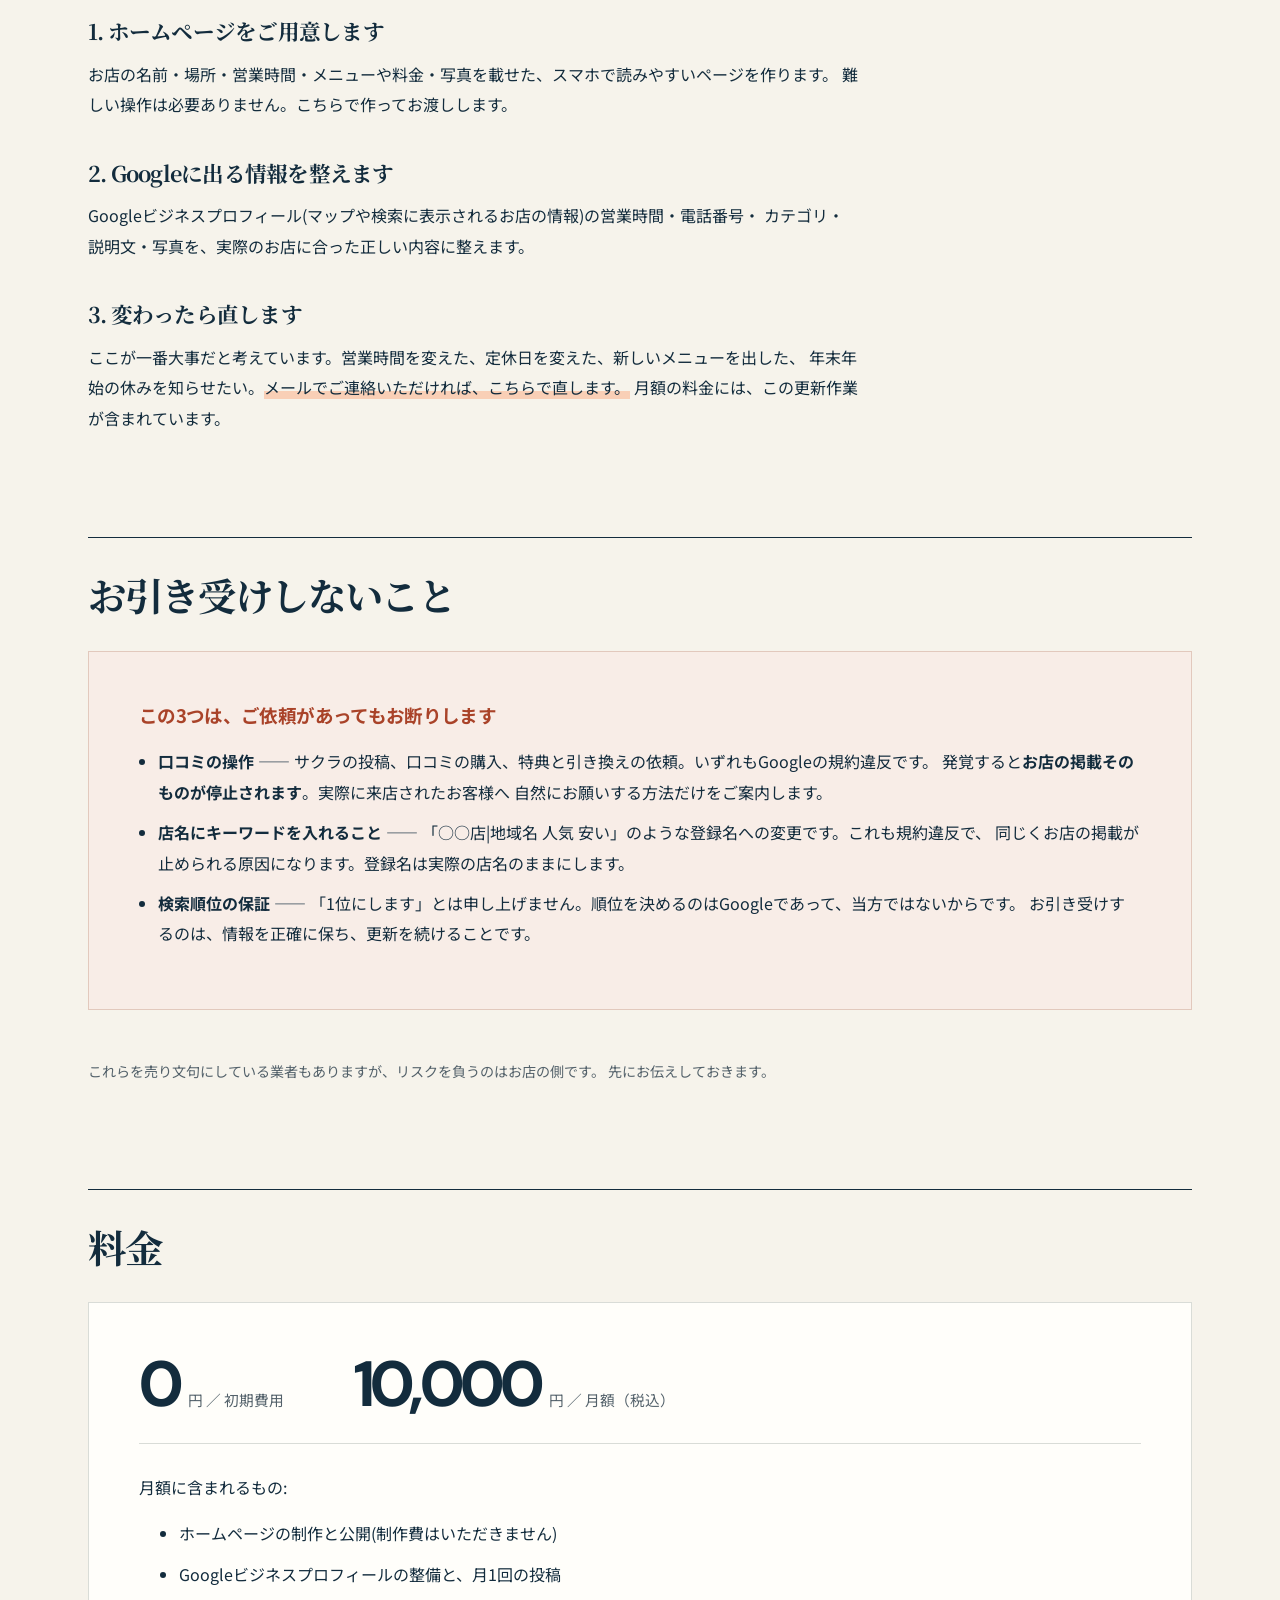
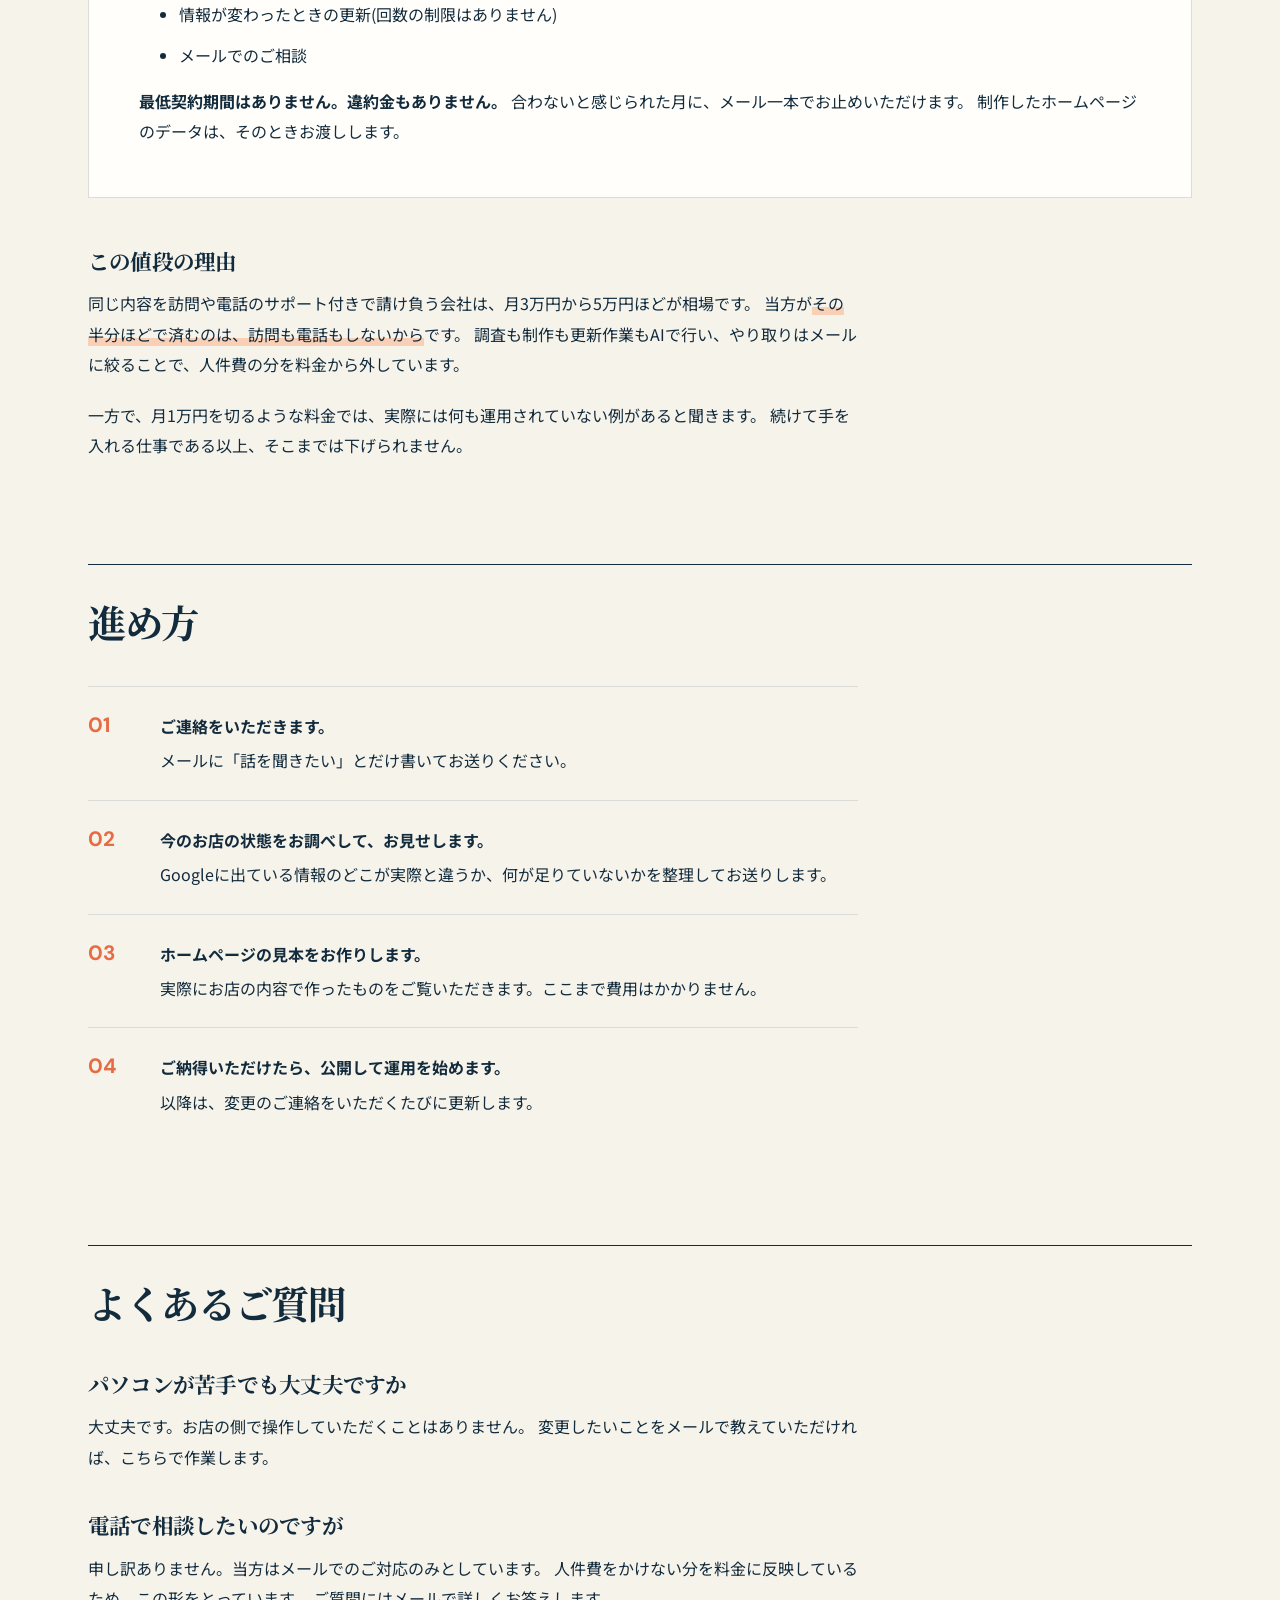
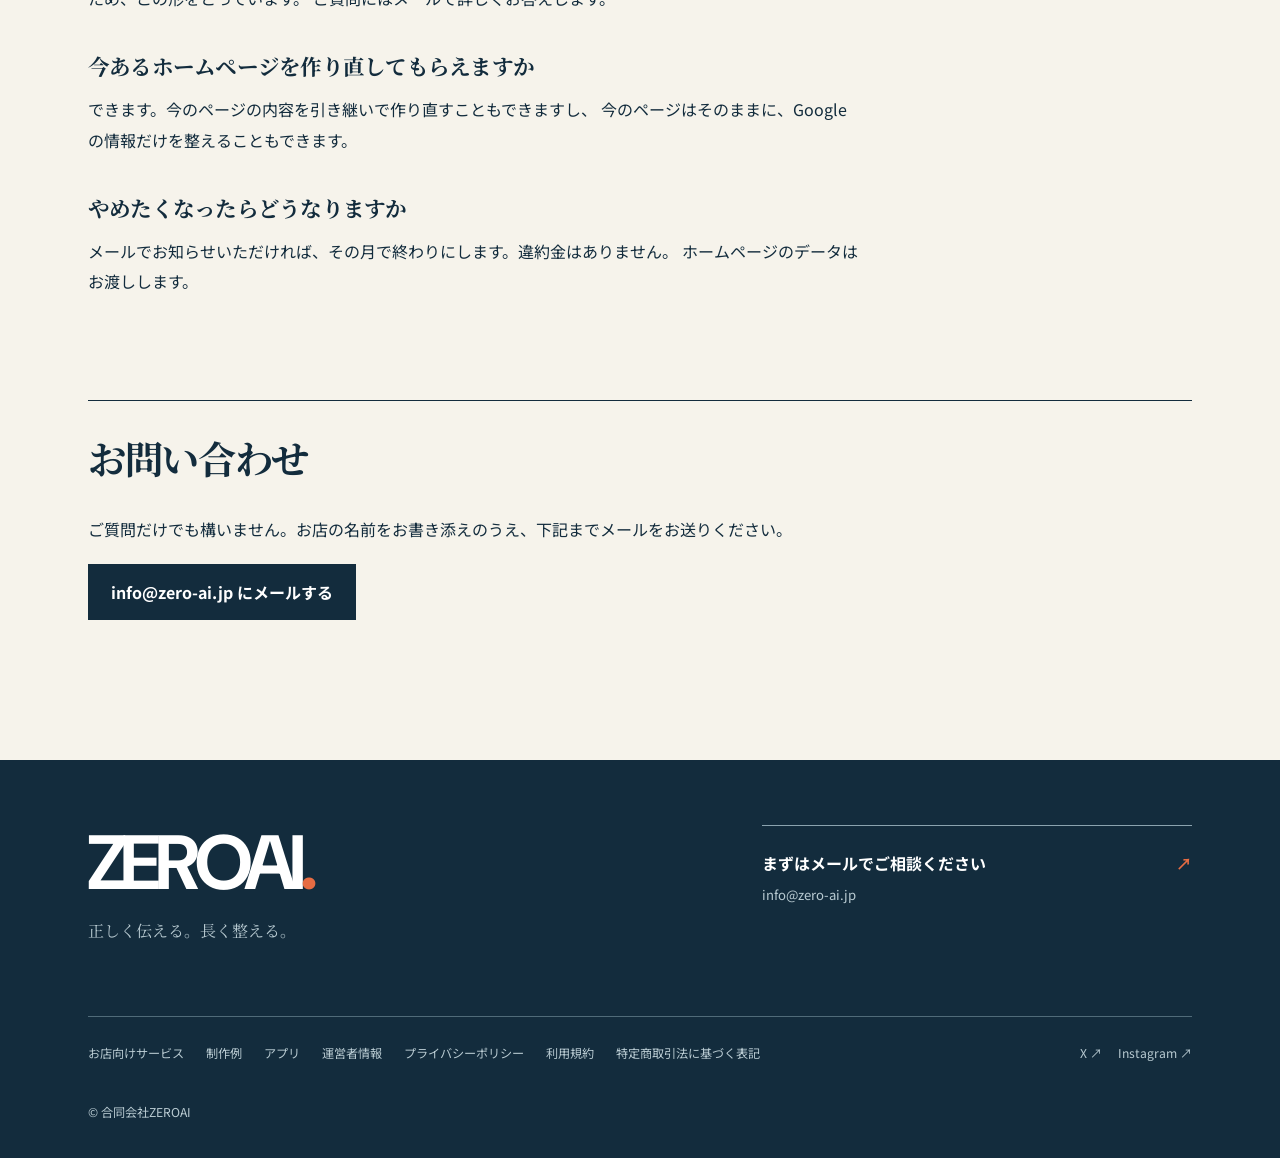
<file: meo/index.html>
<!doctype html>
<html lang="ja"><head><meta charset="utf-8"><meta name="viewport" content="width=device-width,initial-scale=1"><title>お店の情報を、正しく保つ仕事｜ZEROAI</title><meta name="description" content="ホームページの制作と、Googleビジネスプロフィールの整備・更新代行。月額10,000円(税込)、初期費用0円、最低契約期間なし。口コミ操作も順位保証もしません。"><link rel="preconnect" href="https://fonts.googleapis.com"><link rel="preconnect" href="https://fonts.gstatic.com" crossorigin><link href="https://fonts.googleapis.com/css2?family=DM+Sans:wght@400;500;600;700&family=Noto+Sans+JP:wght@400;500;600;700&family=Noto+Serif+JP:wght@500;600;700&display=swap" rel="stylesheet"><link rel="stylesheet" href="../assets/site.css?v=20261002-stepsfix"></head><body class="page-service"><header class="site-header"><div class="header-inner"><a class="wordmark" href="../index.html" aria-label="ZEROAI トップへ">ZERO<span>AI</span><i></i></a><nav class="desktop-nav" aria-label="主要ナビゲーション"><a href="../index.html">会社案内</a><a href="../meo/index.html" aria-current="page">お店向け</a><a href="../works/index.html">制作例</a><a href="../apps/index.html">アプリ</a><a href="../info/index.html">運営者情報</a></nav><a class="header-contact" href="mailto:info@zero-ai.jp">相談する <span aria-hidden="true">↗</span></a><details class="mobile-nav"><summary>メニュー <span aria-hidden="true">＋</span></summary><nav aria-label="モバイルナビゲーション"><a href="../index.html">会社案内</a><a href="../meo/index.html" aria-current="page">お店向け</a><a href="../works/index.html">制作例</a><a href="../apps/index.html">アプリ</a><a href="../info/index.html">運営者情報</a><a href="mailto:info@zero-ai.jp">お問い合わせ ↗</a></nav></details></div></header><main id="main" class="content-shell">
  

  <section class="split-hero service-hero" aria-labelledby="main-title"><div class="split-copy"><span class="eyebrow">FOR YOUR SHOP</span><h1 id="main-title">お店の情報を、<br><em>正しく保つ。</em></h1><p>ホームページをご用意して、Googleに出るお店の情報を整えます。変わったときは、メールを一本いただければこちらで直します。</p><a class="button button-dark" href="#price">料金を見る <span>↓</span></a></div><figure><img src="../assets/img/service.jpg" alt="日本の小さなお店の外観を表現した生成画像" width="1792" height="1024"><figcaption>Illustrative image / AI generated</figcaption></figure></section>

  <h2>こんな状態になっていませんか</h2>
  <ul>
    <li>Googleマップに出る営業時間が、実際と違っている</li>
    <li>定休日や電話番号が、何年も前のまま更新されていない</li>
    <li>ホームページが無い。あるいは、スマホで開くと文字が小さくて読めない</li>
    <li>お店の写真が1枚だけ、もしくは何年も前に撮ったもの</li>
    <li>直したいが、誰に頼めばいいのか分からないまま放っている</li>
  </ul>
  <p>
    お客様は来店前にスマホで調べます。そこに出ている情報が間違っていると、
    営業中なのに閉まっていると思われたり、電話がつながらないと思われたりします。
    もったいない話です。
  </p>

  <h2>お引き受けすること</h2>

  <h3>1. ホームページをご用意します</h3>
  <p>
    お店の名前・場所・営業時間・メニューや料金・写真を載せた、スマホで読みやすいページを作ります。
    難しい操作は必要ありません。こちらで作ってお渡しします。
  </p>

  <h3>2. Googleに出る情報を整えます</h3>
  <p>
    Googleビジネスプロフィール(マップや検索に表示されるお店の情報)の営業時間・電話番号・
    カテゴリ・説明文・写真を、実際のお店に合った正しい内容に整えます。
  </p>

  <h3>3. 変わったら直します</h3>
  <p>
    ここが一番大事だと考えています。営業時間を変えた、定休日を変えた、新しいメニューを出した、
    年末年始の休みを知らせたい。<span class="mark">メールでご連絡いただければ、こちらで直します。</span>
    月額の料金には、この更新作業が含まれています。
  </p>

  <h2>お引き受けしないこと</h2>
  <div class="panel refuse">
    <h3>この3つは、ご依頼があってもお断りします</h3>
    <ul>
      <li>
        <strong>口コミの操作</strong> ——
        サクラの投稿、口コミの購入、特典と引き換えの依頼。いずれもGoogleの規約違反です。
        発覚すると<strong>お店の掲載そのものが停止されます</strong>。実際に来店されたお客様へ
        自然にお願いする方法だけをご案内します。
      </li>
      <li>
        <strong>店名にキーワードを入れること</strong> ——
        「○○店|地域名 人気 安い」のような登録名への変更です。これも規約違反で、
        同じくお店の掲載が止められる原因になります。登録名は実際の店名のままにします。
      </li>
      <li>
        <strong>検索順位の保証</strong> ——
        「1位にします」とは申し上げません。順位を決めるのはGoogleであって、当方ではないからです。
        お引き受けするのは、情報を正確に保ち、更新を続けることです。
      </li>
    </ul>
  </div>
  <p class="note">
    これらを売り文句にしている業者もありますが、リスクを負うのはお店の側です。
    先にお伝えしておきます。
  </p>

  <h2 id="price">料金</h2>
  <div class="panel">
    <div class="price">
      <span><span class="amount">0</span> <span class="unit">円 ／ 初期費用</span></span>
      <span><span class="amount">10,000</span> <span class="unit">円 ／ 月額（税込）</span></span>
    </div>
    <p>月額に含まれるもの:</p>
    <ul>
      <li>ホームページの制作と公開(制作費はいただきません)</li>
      <li>Googleビジネスプロフィールの整備と、月1回の投稿</li>
      <li>情報が変わったときの更新(回数の制限はありません)</li>
      <li>メールでのご相談</li>
    </ul>
    <p>
      <strong>最低契約期間はありません。違約金もありません。</strong>
      合わないと感じられた月に、メール一本でお止めいただけます。
      制作したホームページのデータは、そのときお渡しします。
    </p>
  </div>

  <h3>この値段の理由</h3>
  <p>
    同じ内容を訪問や電話のサポート付きで請け負う会社は、月3万円から5万円ほどが相場です。
    当方が<span class="mark">その半分ほどで済むのは、訪問も電話もしないから</span>です。
    調査も制作も更新作業もAIで行い、やり取りはメールに絞ることで、人件費の分を料金から外しています。
  </p>
  <p>
    一方で、月1万円を切るような料金では、実際には何も運用されていない例があると聞きます。
    続けて手を入れる仕事である以上、そこまでは下げられません。
  </p>

  <h2 id="flow">進め方</h2>
  <ol class="steps">
    <li>
      <strong>ご連絡をいただきます。</strong>
      メールに「話を聞きたい」とだけ書いてお送りください。
    </li>
    <li>
      <strong>今のお店の状態をお調べして、お見せします。</strong>
      Googleに出ている情報のどこが実際と違うか、何が足りていないかを整理してお送りします。
    </li>
    <li>
      <strong>ホームページの見本をお作りします。</strong>
      実際にお店の内容で作ったものをご覧いただきます。ここまで費用はかかりません。
    </li>
    <li>
      <strong>ご納得いただけたら、公開して運用を始めます。</strong>
      以降は、変更のご連絡をいただくたびに更新します。
    </li>
  </ol>

  <h2>よくあるご質問</h2>

  <h3>パソコンが苦手でも大丈夫ですか</h3>
  <p>
    大丈夫です。お店の側で操作していただくことはありません。
    変更したいことをメールで教えていただければ、こちらで作業します。
  </p>

  <h3>電話で相談したいのですが</h3>
  <p>
    申し訳ありません。当方はメールでのご対応のみとしています。
    人件費をかけない分を料金に反映しているため、この形をとっています。
    ご質問にはメールで詳しくお答えします。
  </p>

  <h3>今あるホームページを作り直してもらえますか</h3>
  <p>
    できます。今のページの内容を引き継いで作り直すこともできますし、
    今のページはそのままに、Googleの情報だけを整えることもできます。
  </p>

  <h3>やめたくなったらどうなりますか</h3>
  <p>
    メールでお知らせいただければ、その月で終わりにします。違約金はありません。
    ホームページのデータはお渡しします。
  </p>

  <h2>お問い合わせ</h2>
  <p>
    ご質問だけでも構いません。お店の名前をお書き添えのうえ、下記までメールをお送りください。
  </p>
  <p>
    <a class="cta" href="mailto:info@zero-ai.jp?subject=%E3%83%9B%E3%83%BC%E3%83%A0%E3%83%9A%E3%83%BC%E3%82%B8%E3%81%A8Google%E3%81%AE%E6%83%85%E5%A0%B1%E3%81%AB%E3%81%A4%E3%81%84%E3%81%A6">info@zero-ai.jp にメールする</a>
  </p>

  
</main><footer class="site-footer"><div class="footer-upper"><div><a class="footer-mark" href="../index.html">ZEROAI<span class="mark-dot">.</span></a><p>正しく伝える。長く整える。</p></div><a class="footer-mail" href="mailto:info@zero-ai.jp">まずはメールでご相談ください <span aria-hidden="true">↗</span><small>info@zero-ai.jp</small></a></div><div class="footer-lower"><nav aria-label="フッターナビゲーション"><a href="../meo/index.html">お店向けサービス</a><a href="../works/index.html">制作例</a><a href="../apps/index.html">アプリ</a><a href="../info/index.html">運営者情報</a><a href="../privacy/index.html">プライバシーポリシー</a><a href="../terms/index.html">利用規約</a><a href="../law/index.html">特定商取引法に基づく表記</a></nav><div class="footer-social"><a href="https://x.com/ZEROAIWEB" target="_blank" rel="me noopener">X ↗</a><a href="https://www.instagram.com/zeroaiinfo/" target="_blank" rel="me noopener">Instagram ↗</a></div><span class="copyright">© 合同会社ZEROAI</span></div></footer></body></html>
</file>
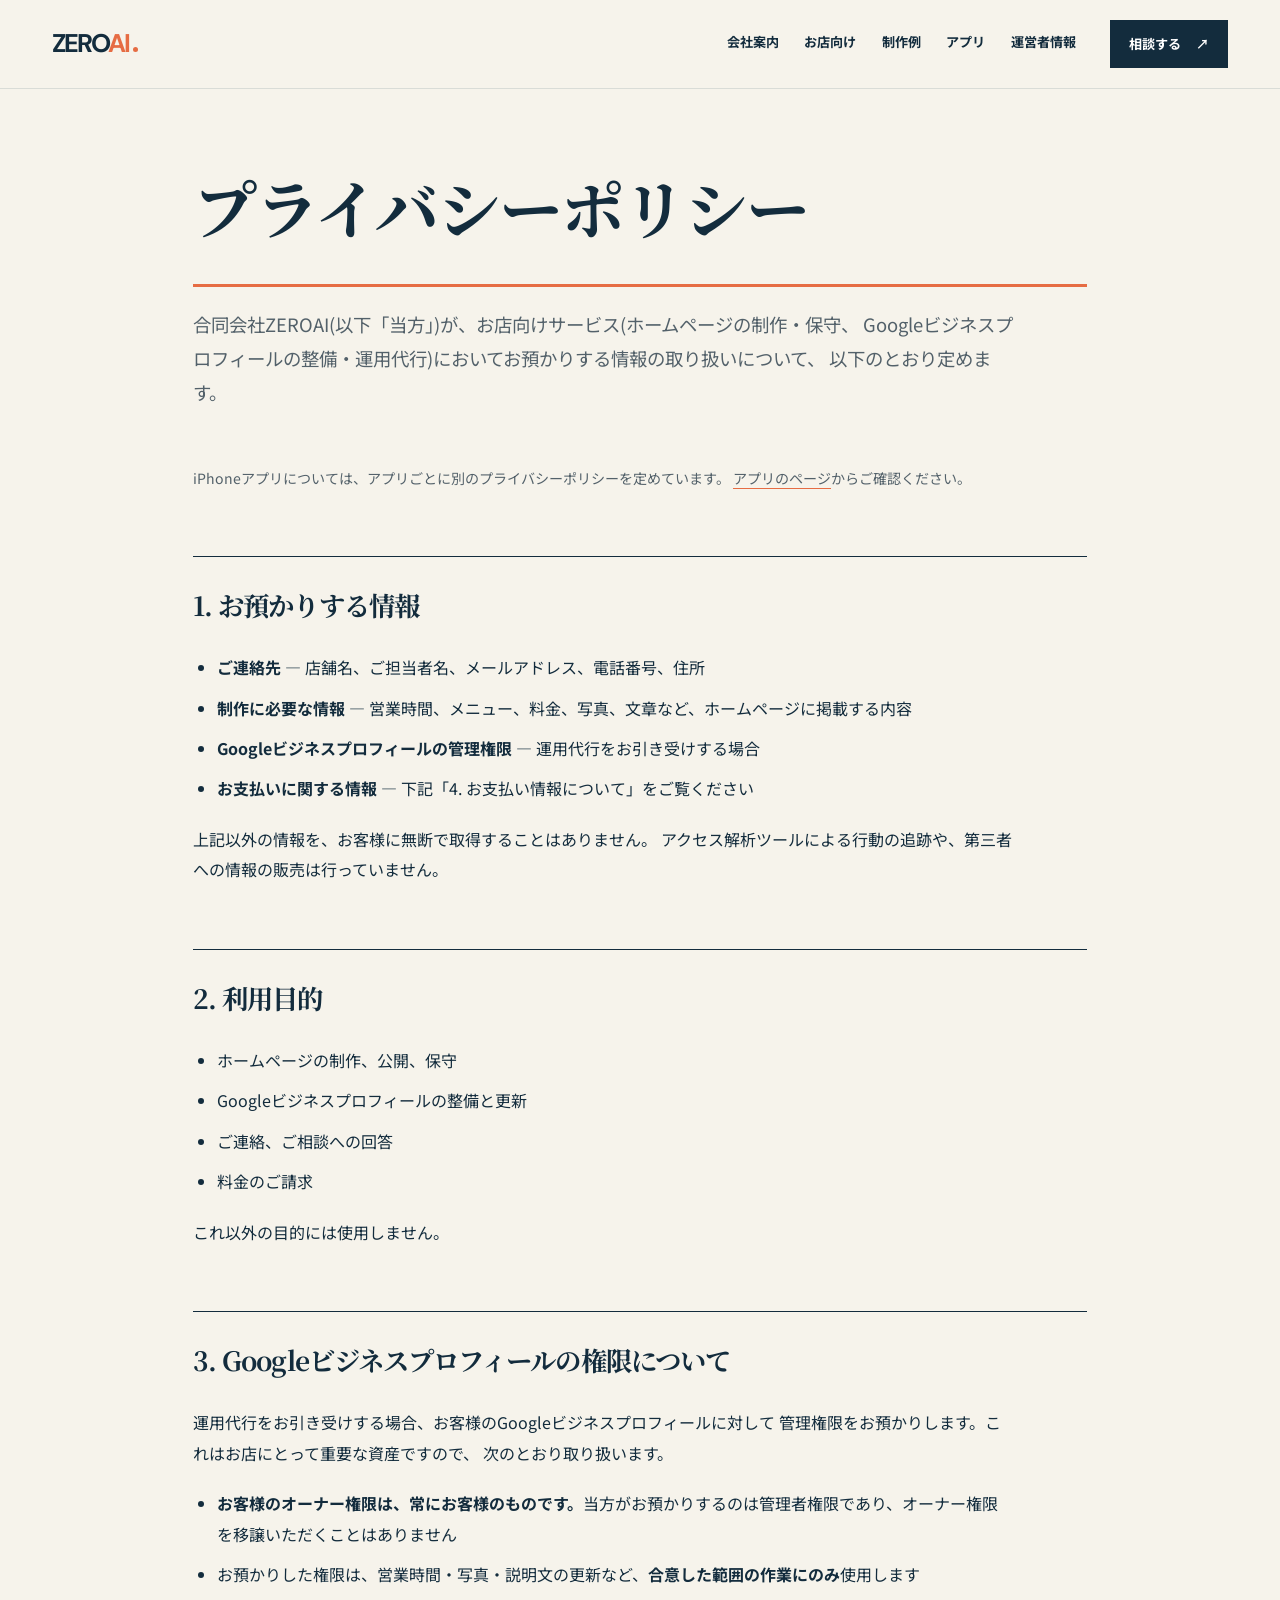
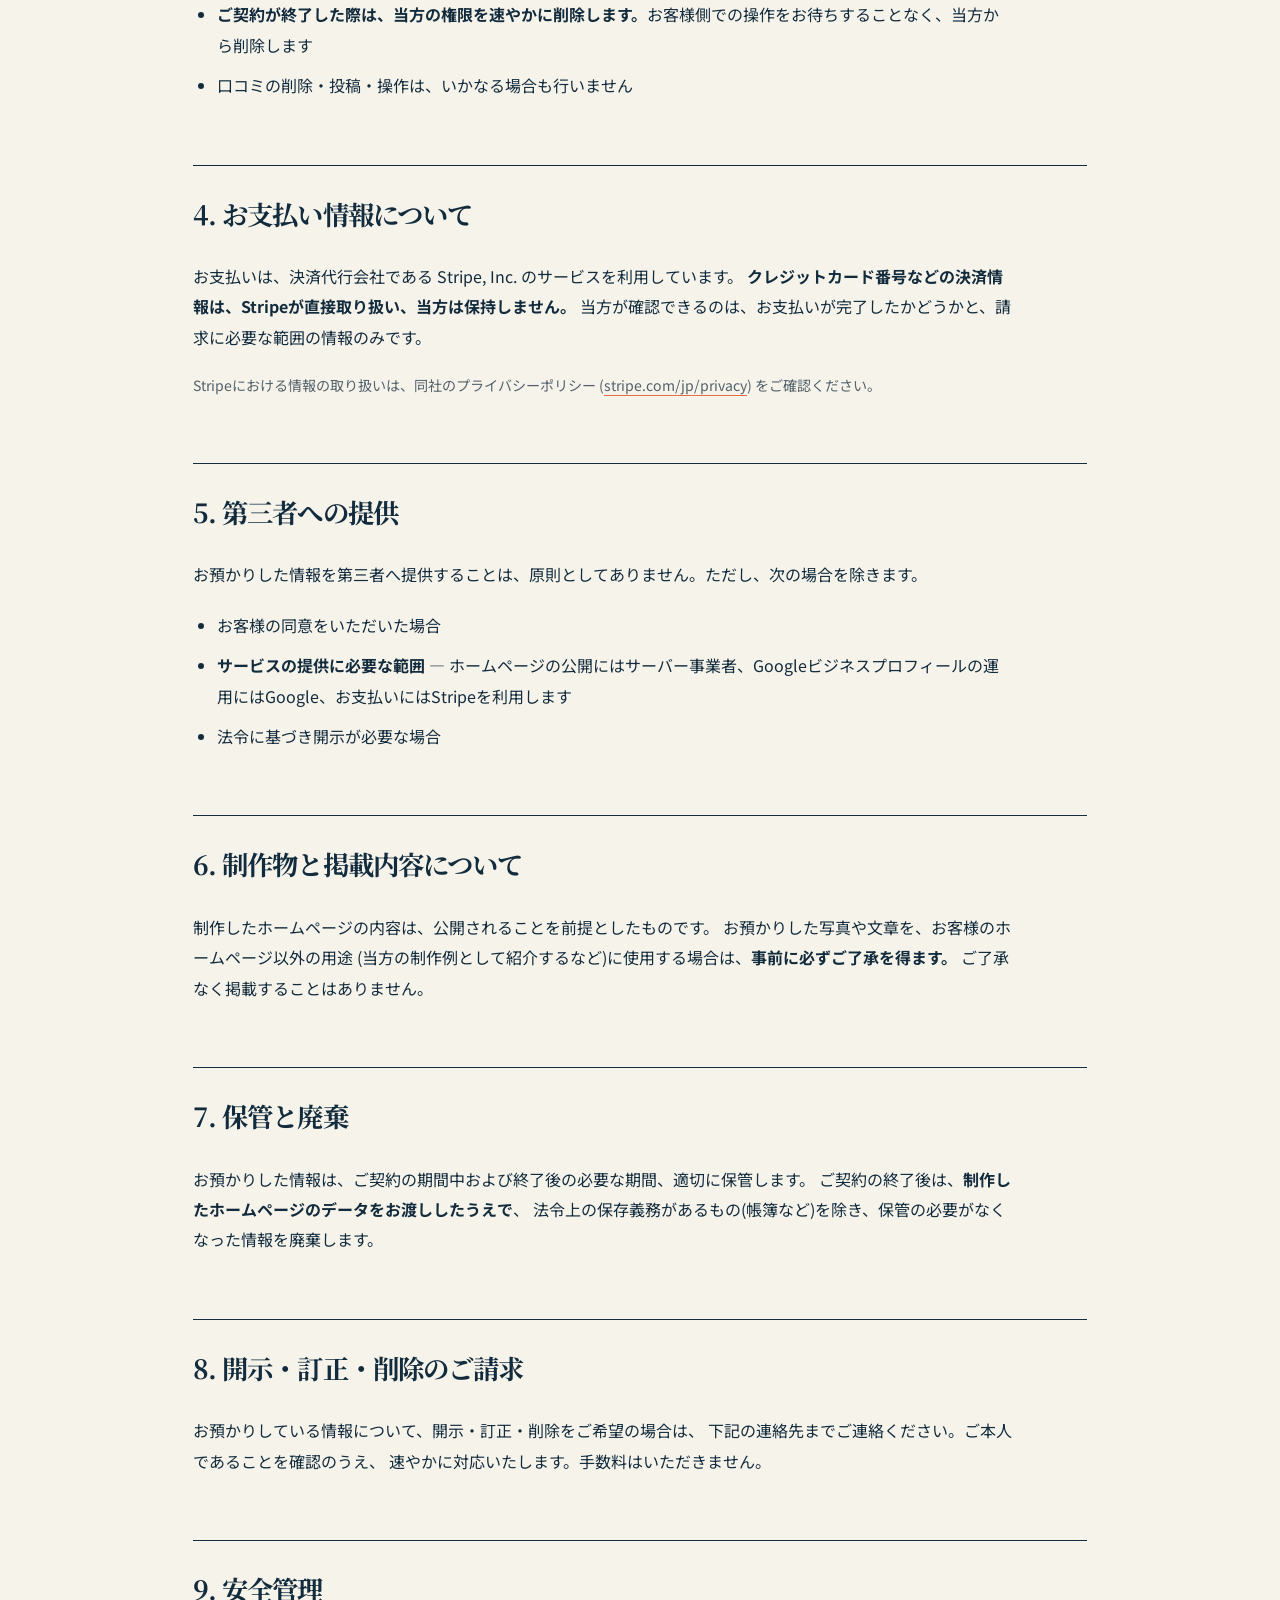
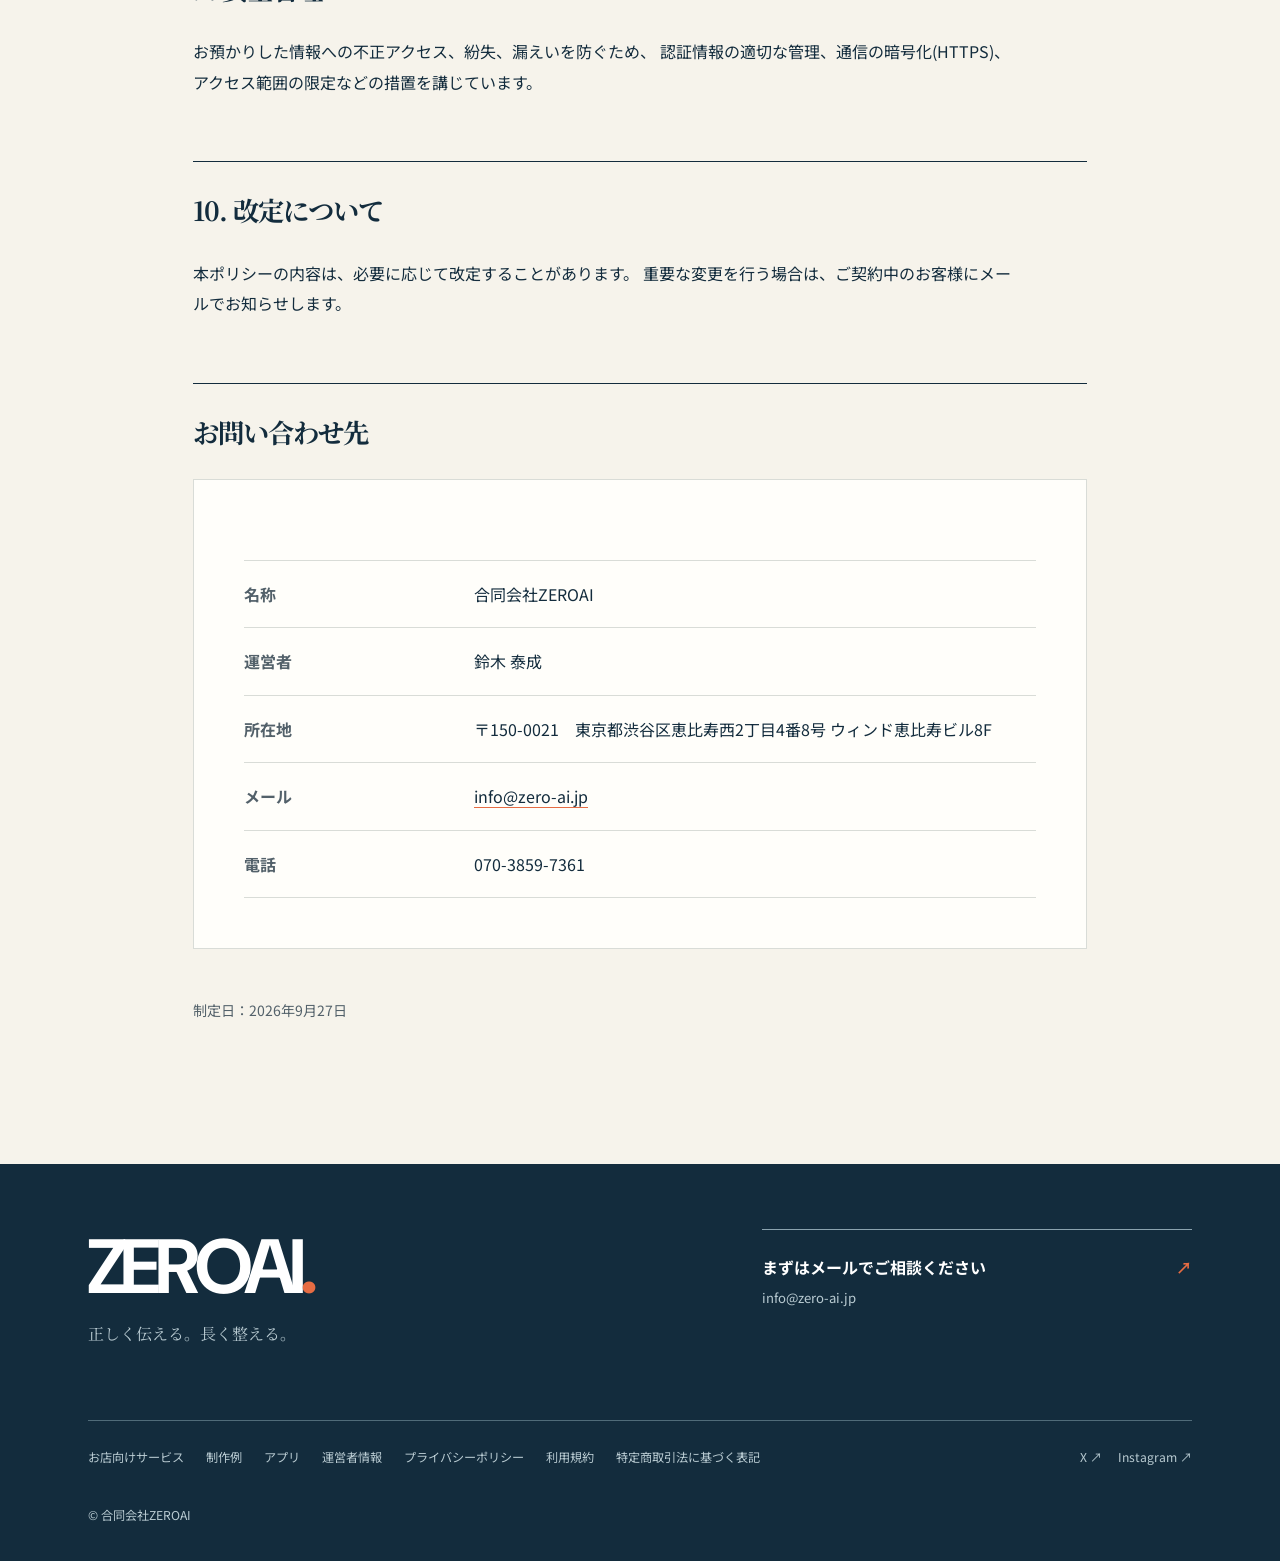
<file: privacy/index.html>
<!doctype html>
<html lang="ja"><head><meta charset="utf-8"><meta name="viewport" content="width=device-width,initial-scale=1"><title>プライバシーポリシー｜ZEROAI</title><meta name="description" content="ZEROAIのプライバシーポリシー。お預かりする情報、利用目的、Googleビジネスプロフィールの権限の扱い、開示・削除のご請求について。"><link rel="preconnect" href="https://fonts.googleapis.com"><link rel="preconnect" href="https://fonts.gstatic.com" crossorigin><link href="https://fonts.googleapis.com/css2?family=DM+Sans:wght@400;500;600;700&family=Noto+Sans+JP:wght@400;500;600;700&family=Noto+Serif+JP:wght@500;600;700&display=swap" rel="stylesheet"><link rel="stylesheet" href="../assets/site.css?v=20261002-stepsfix"></head><body class="page-legal"><header class="site-header"><div class="header-inner"><a class="wordmark" href="../index.html" aria-label="ZEROAI トップへ">ZERO<span>AI</span><i></i></a><nav class="desktop-nav" aria-label="主要ナビゲーション"><a href="../index.html">会社案内</a><a href="../meo/index.html">お店向け</a><a href="../works/index.html">制作例</a><a href="../apps/index.html">アプリ</a><a href="../info/index.html">運営者情報</a></nav><a class="header-contact" href="mailto:info@zero-ai.jp">相談する <span aria-hidden="true">↗</span></a><details class="mobile-nav"><summary>メニュー <span aria-hidden="true">＋</span></summary><nav aria-label="モバイルナビゲーション"><a href="../index.html">会社案内</a><a href="../meo/index.html">お店向け</a><a href="../works/index.html">制作例</a><a href="../apps/index.html">アプリ</a><a href="../info/index.html">運営者情報</a><a href="mailto:info@zero-ai.jp">お問い合わせ ↗</a></nav></details></div></header><main id="main" class="content-shell">
  

  <h1>プライバシーポリシー</h1>

  <p class="lede">
    合同会社ZEROAI(以下「当方」)が、お店向けサービス(ホームページの制作・保守、
    Googleビジネスプロフィールの整備・運用代行)においてお預かりする情報の取り扱いについて、
    以下のとおり定めます。
  </p>
  <p class="note">
    iPhoneアプリについては、アプリごとに別のプライバシーポリシーを定めています。
    <a href="../apps/index.html">アプリのページ</a>からご確認ください。
  </p>

  <h2>1. お預かりする情報</h2>
  <ul>
    <li><strong>ご連絡先</strong> — 店舗名、ご担当者名、メールアドレス、電話番号、住所</li>
    <li><strong>制作に必要な情報</strong> — 営業時間、メニュー、料金、写真、文章など、ホームページに掲載する内容</li>
    <li><strong>Googleビジネスプロフィールの管理権限</strong> — 運用代行をお引き受けする場合</li>
    <li><strong>お支払いに関する情報</strong> — 下記「4. お支払い情報について」をご覧ください</li>
  </ul>
  <p>
    上記以外の情報を、お客様に無断で取得することはありません。
    アクセス解析ツールによる行動の追跡や、第三者への情報の販売は行っていません。
  </p>

  <h2>2. 利用目的</h2>
  <ul>
    <li>ホームページの制作、公開、保守</li>
    <li>Googleビジネスプロフィールの整備と更新</li>
    <li>ご連絡、ご相談への回答</li>
    <li>料金のご請求</li>
  </ul>
  <p>これ以外の目的には使用しません。</p>

  <h2>3. Googleビジネスプロフィールの権限について</h2>
  <p>
    運用代行をお引き受けする場合、お客様のGoogleビジネスプロフィールに対して
    管理権限をお預かりします。これはお店にとって重要な資産ですので、
    次のとおり取り扱います。
  </p>
  <ul>
    <li><strong>お客様のオーナー権限は、常にお客様のものです。</strong>当方がお預かりするのは管理者権限であり、オーナー権限を移譲いただくことはありません</li>
    <li>お預かりした権限は、営業時間・写真・説明文の更新など、<strong>合意した範囲の作業にのみ</strong>使用します</li>
    <li><strong>ご契約が終了した際は、当方の権限を速やかに削除します。</strong>お客様側での操作をお待ちすることなく、当方から削除します</li>
    <li>口コミの削除・投稿・操作は、いかなる場合も行いません</li>
  </ul>

  <h2>4. お支払い情報について</h2>
  <p>
    お支払いは、決済代行会社である Stripe, Inc. のサービスを利用しています。
    <strong>クレジットカード番号などの決済情報は、Stripeが直接取り扱い、当方は保持しません。</strong>
    当方が確認できるのは、お支払いが完了したかどうかと、請求に必要な範囲の情報のみです。
  </p>
  <p class="note">
    Stripeにおける情報の取り扱いは、同社のプライバシーポリシー
    (<a href="https://stripe.com/jp/privacy" target="_blank" rel="noopener">stripe.com/jp/privacy</a>)
    をご確認ください。
  </p>

  <h2>5. 第三者への提供</h2>
  <p>お預かりした情報を第三者へ提供することは、原則としてありません。ただし、次の場合を除きます。</p>
  <ul>
    <li>お客様の同意をいただいた場合</li>
    <li><strong>サービスの提供に必要な範囲</strong> — ホームページの公開にはサーバー事業者、Googleビジネスプロフィールの運用にはGoogle、お支払いにはStripeを利用します</li>
    <li>法令に基づき開示が必要な場合</li>
  </ul>

  <h2>6. 制作物と掲載内容について</h2>
  <p>
    制作したホームページの内容は、公開されることを前提としたものです。
    お預かりした写真や文章を、お客様のホームページ以外の用途
    (当方の制作例として紹介するなど)に使用する場合は、<strong>事前に必ずご了承を得ます。</strong>
    ご了承なく掲載することはありません。
  </p>

  <h2>7. 保管と廃棄</h2>
  <p>
    お預かりした情報は、ご契約の期間中および終了後の必要な期間、適切に保管します。
    ご契約の終了後は、<strong>制作したホームページのデータをお渡ししたうえで</strong>、
    法令上の保存義務があるもの(帳簿など)を除き、保管の必要がなくなった情報を廃棄します。
  </p>

  <h2>8. 開示・訂正・削除のご請求</h2>
  <p>
    お預かりしている情報について、開示・訂正・削除をご希望の場合は、
    下記の連絡先までご連絡ください。ご本人であることを確認のうえ、
    速やかに対応いたします。手数料はいただきません。
  </p>

  <h2>9. 安全管理</h2>
  <p>
    お預かりした情報への不正アクセス、紛失、漏えいを防ぐため、
    認証情報の適切な管理、通信の暗号化(HTTPS)、アクセス範囲の限定などの措置を講じています。
  </p>

  <h2>10. 改定について</h2>
  <p>
    本ポリシーの内容は、必要に応じて改定することがあります。
    重要な変更を行う場合は、ご契約中のお客様にメールでお知らせします。
  </p>

  <h2>お問い合わせ先</h2>
  <div class="panel">
    <dl class="facts">
      <div><dt>名称</dt><dd>合同会社ZEROAI</dd></div>
      <div><dt>運営者</dt><dd>鈴木 泰成</dd></div>
      <div><dt>所在地</dt><dd>〒150-0021　東京都渋谷区恵比寿西2丁目4番8号 ウィンド恵比寿ビル8F</dd></div>
      <div><dt>メール</dt><dd><a href="mailto:info@zero-ai.jp">info@zero-ai.jp</a></dd></div>
      <div><dt>電話</dt><dd>070-3859-7361</dd></div>
    </dl>
  </div>

  <p class="note">制定日：2026年9月27日</p>

  
</main><footer class="site-footer"><div class="footer-upper"><div><a class="footer-mark" href="../index.html">ZEROAI<span class="mark-dot">.</span></a><p>正しく伝える。長く整える。</p></div><a class="footer-mail" href="mailto:info@zero-ai.jp">まずはメールでご相談ください <span aria-hidden="true">↗</span><small>info@zero-ai.jp</small></a></div><div class="footer-lower"><nav aria-label="フッターナビゲーション"><a href="../meo/index.html">お店向けサービス</a><a href="../works/index.html">制作例</a><a href="../apps/index.html">アプリ</a><a href="../info/index.html">運営者情報</a><a href="../privacy/index.html">プライバシーポリシー</a><a href="../terms/index.html">利用規約</a><a href="../law/index.html">特定商取引法に基づく表記</a></nav><div class="footer-social"><a href="https://x.com/ZEROAIWEB" target="_blank" rel="me noopener">X ↗</a><a href="https://www.instagram.com/zeroaiinfo/" target="_blank" rel="me noopener">Instagram ↗</a></div><span class="copyright">© 合同会社ZEROAI</span></div></footer></body></html>
</file>
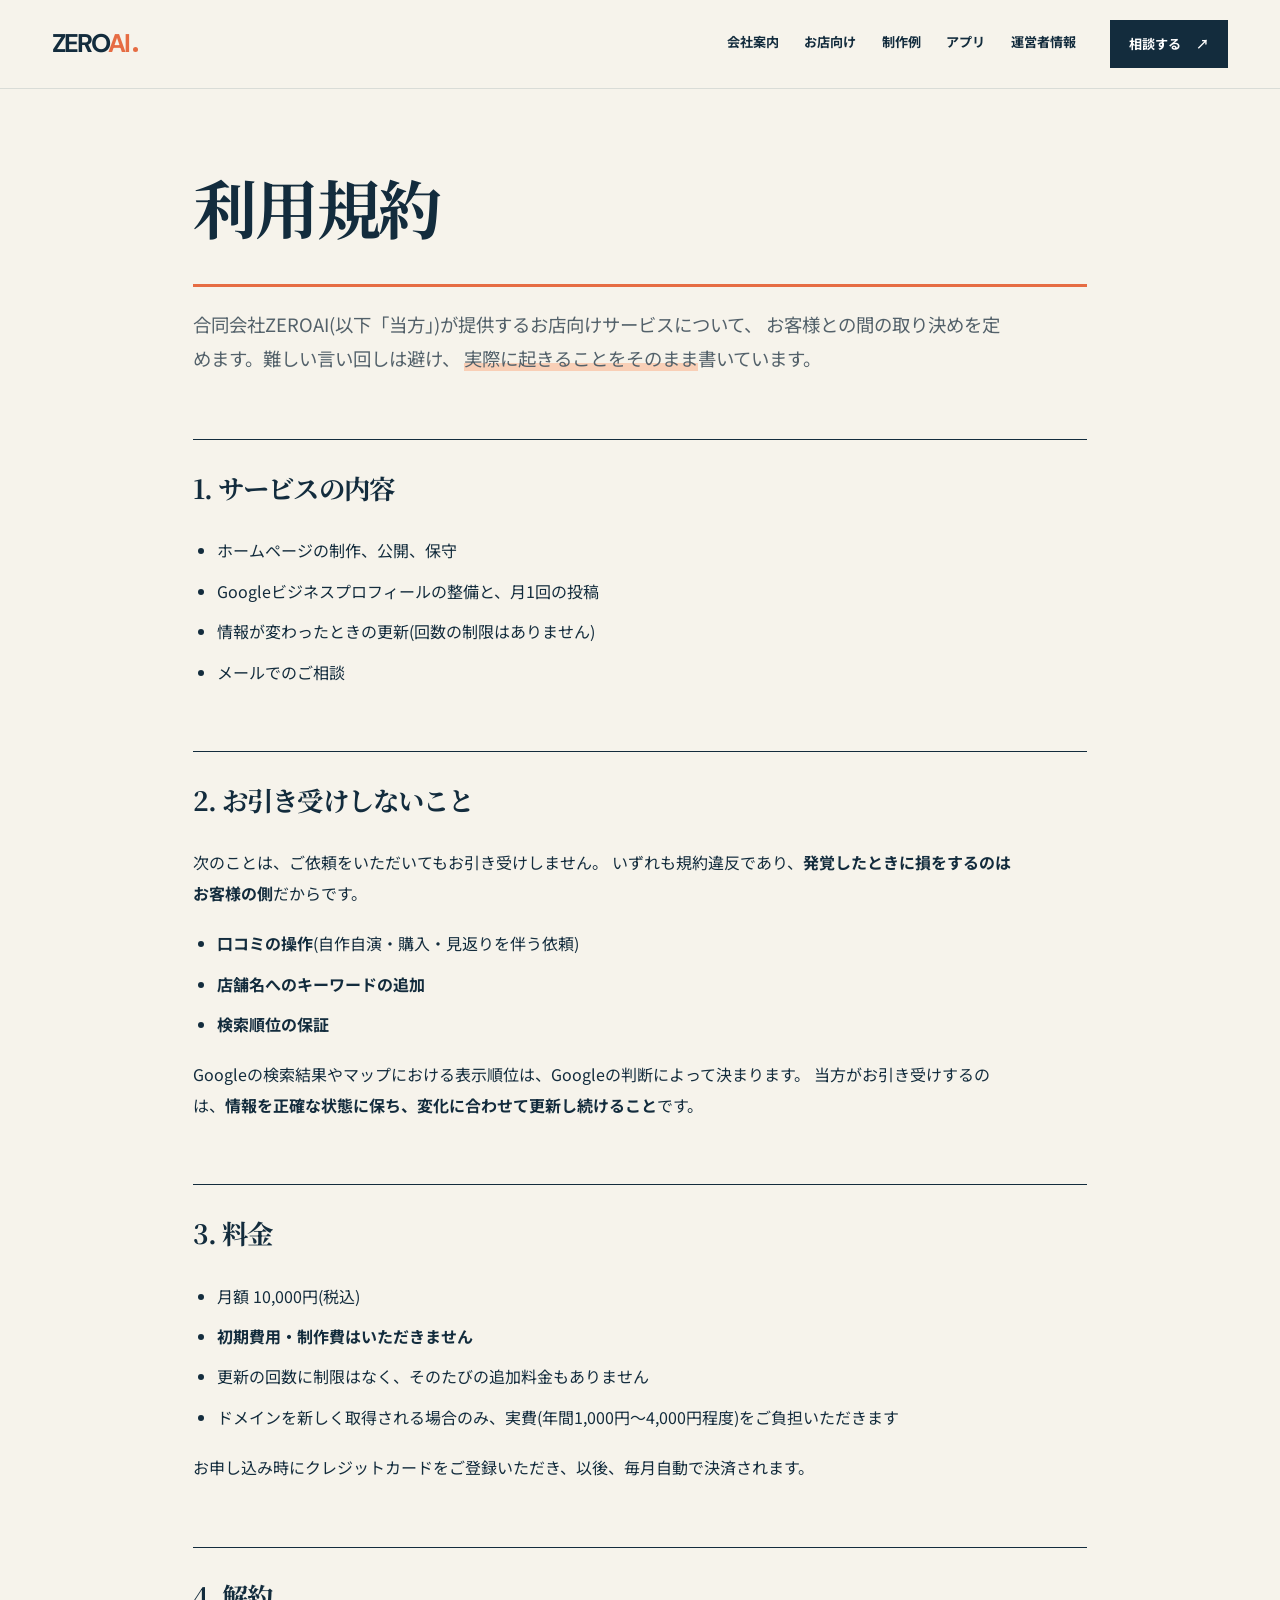
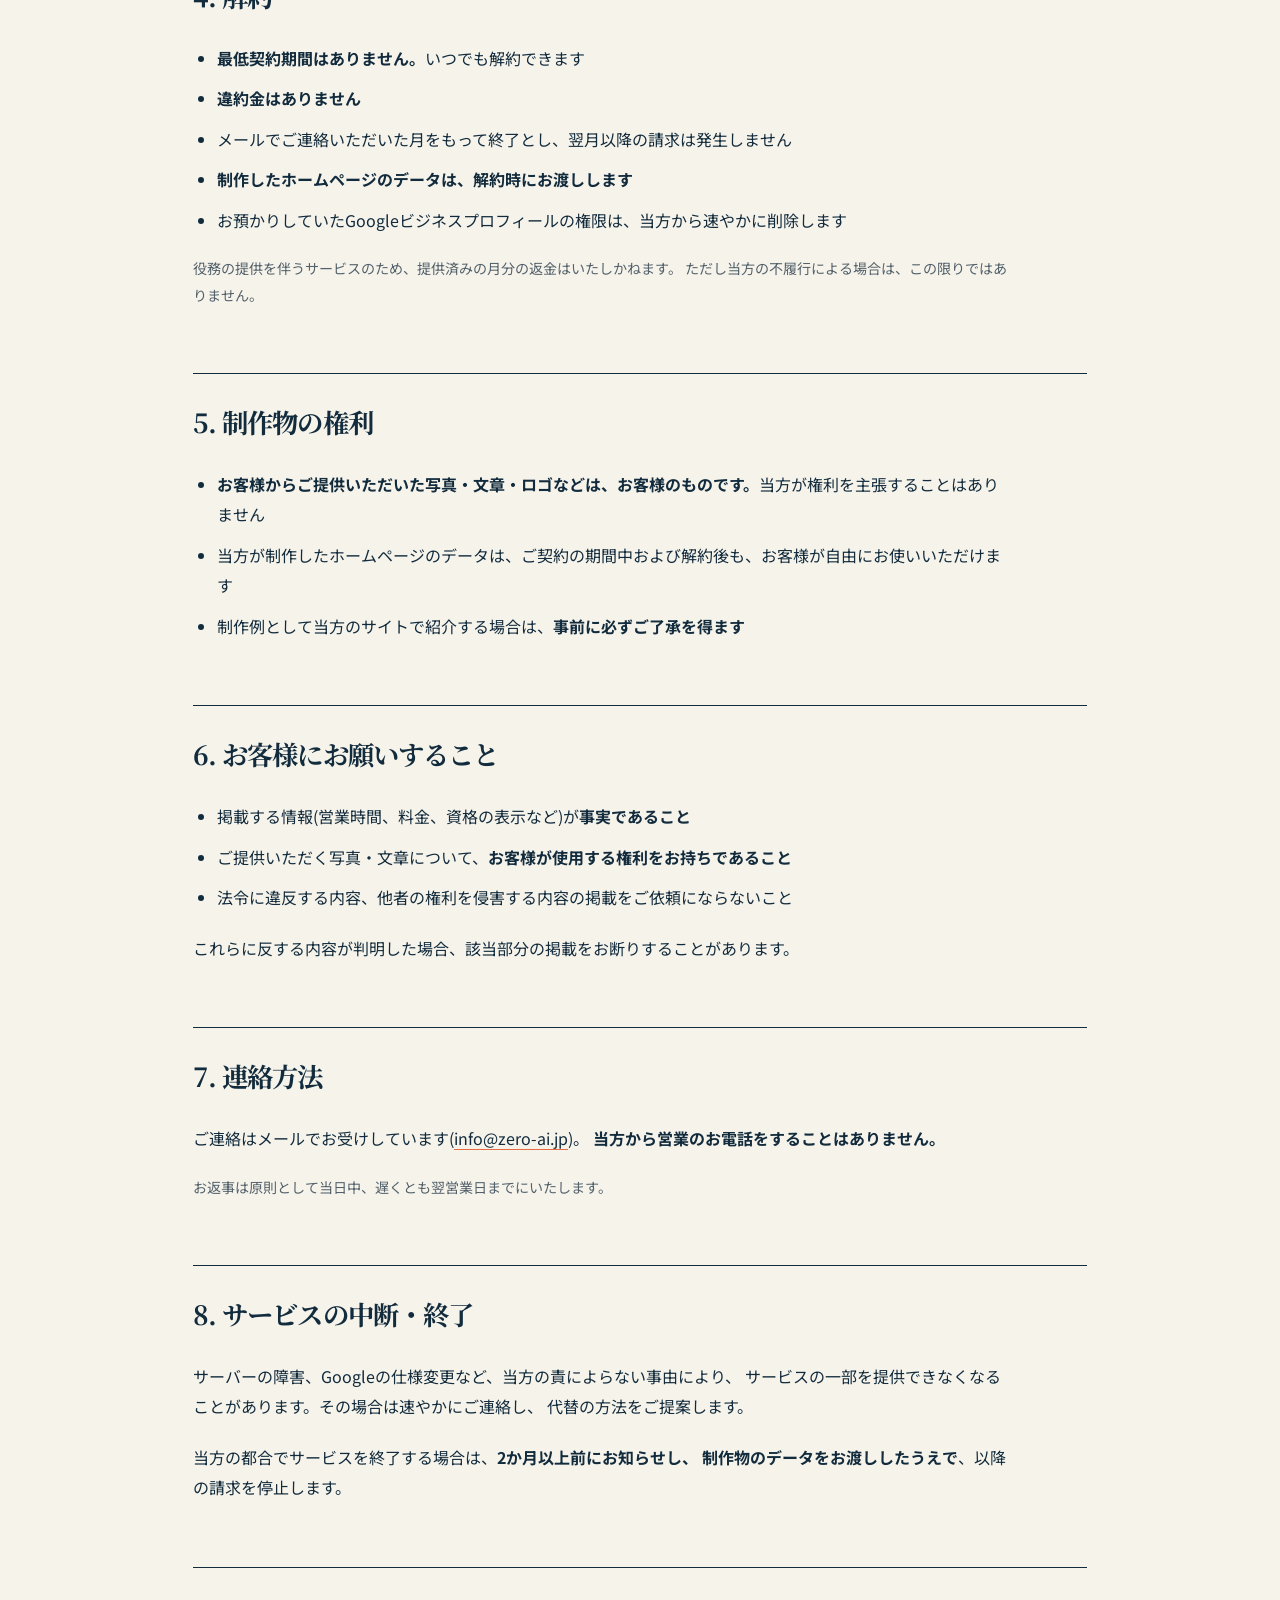
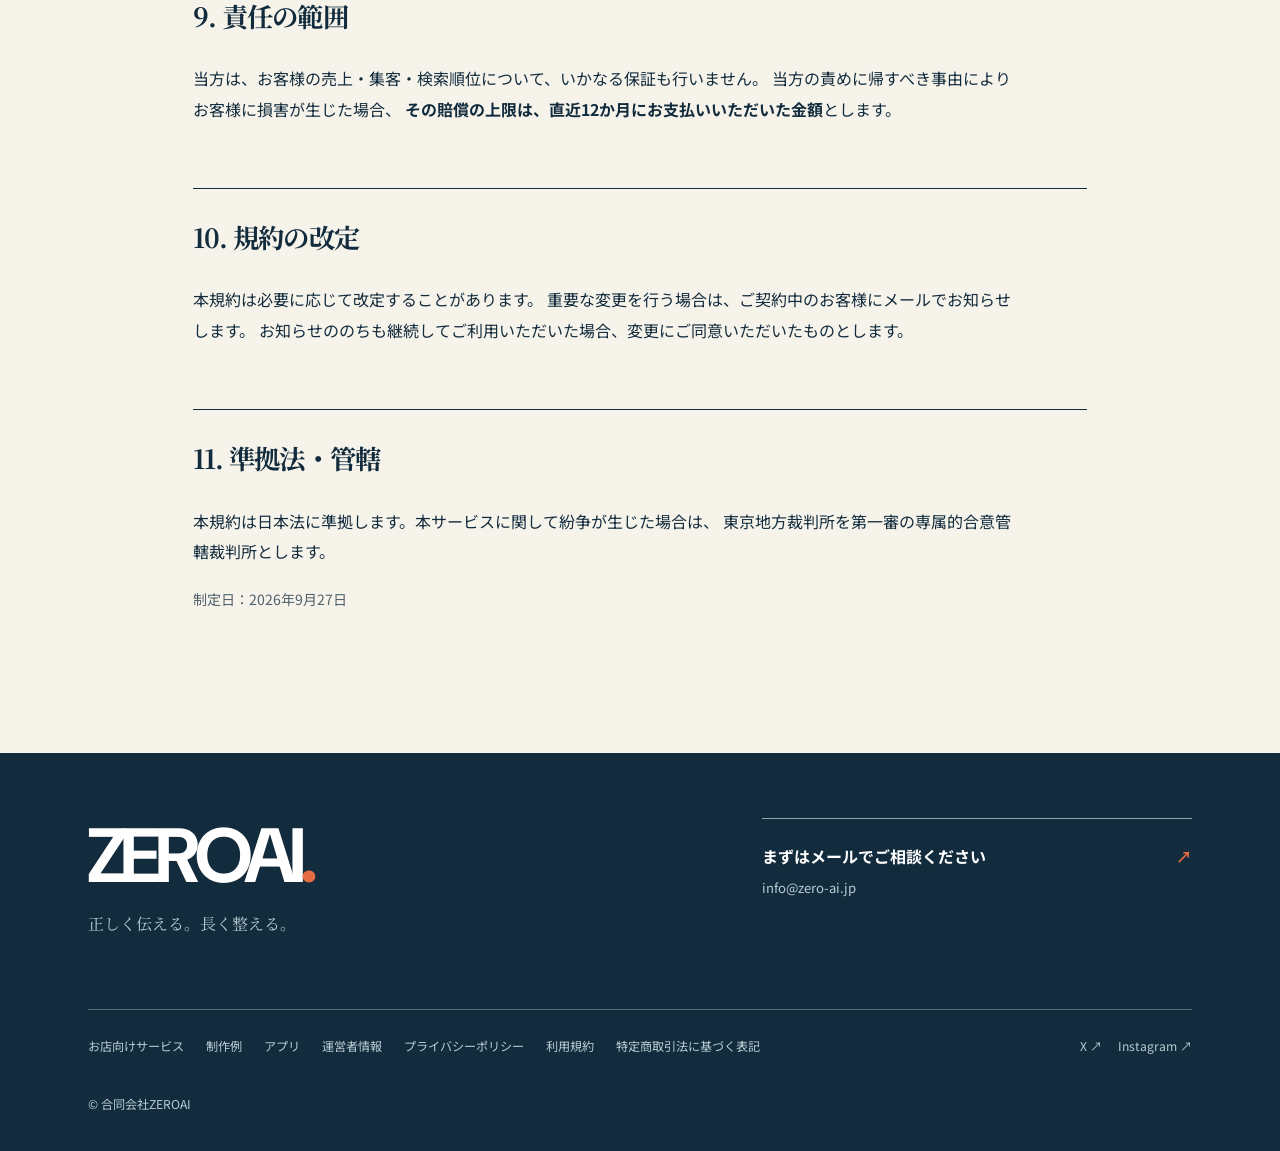
<file: terms/index.html>
<!doctype html>
<html lang="ja"><head><meta charset="utf-8"><meta name="viewport" content="width=device-width,initial-scale=1"><title>利用規約｜ZEROAI</title><meta name="description" content="ZEROAIのお店向けサービスの利用規約。料金、解約、お引き受けしないこと、制作物の権利について。"><link rel="preconnect" href="https://fonts.googleapis.com"><link rel="preconnect" href="https://fonts.gstatic.com" crossorigin><link href="https://fonts.googleapis.com/css2?family=DM+Sans:wght@400;500;600;700&family=Noto+Sans+JP:wght@400;500;600;700&family=Noto+Serif+JP:wght@500;600;700&display=swap" rel="stylesheet"><link rel="stylesheet" href="../assets/site.css?v=20261002-stepsfix"></head><body class="page-legal"><header class="site-header"><div class="header-inner"><a class="wordmark" href="../index.html" aria-label="ZEROAI トップへ">ZERO<span>AI</span><i></i></a><nav class="desktop-nav" aria-label="主要ナビゲーション"><a href="../index.html">会社案内</a><a href="../meo/index.html">お店向け</a><a href="../works/index.html">制作例</a><a href="../apps/index.html">アプリ</a><a href="../info/index.html">運営者情報</a></nav><a class="header-contact" href="mailto:info@zero-ai.jp">相談する <span aria-hidden="true">↗</span></a><details class="mobile-nav"><summary>メニュー <span aria-hidden="true">＋</span></summary><nav aria-label="モバイルナビゲーション"><a href="../index.html">会社案内</a><a href="../meo/index.html">お店向け</a><a href="../works/index.html">制作例</a><a href="../apps/index.html">アプリ</a><a href="../info/index.html">運営者情報</a><a href="mailto:info@zero-ai.jp">お問い合わせ ↗</a></nav></details></div></header><main id="main" class="content-shell">
  

  <h1>利用規約</h1>

  <p class="lede">
    合同会社ZEROAI(以下「当方」)が提供するお店向けサービスについて、
    お客様との間の取り決めを定めます。難しい言い回しは避け、
    <span class="mark">実際に起きることをそのまま</span>書いています。
  </p>

  <h2>1. サービスの内容</h2>
  <ul>
    <li>ホームページの制作、公開、保守</li>
    <li>Googleビジネスプロフィールの整備と、月1回の投稿</li>
    <li>情報が変わったときの更新(回数の制限はありません)</li>
    <li>メールでのご相談</li>
  </ul>

  <h2>2. お引き受けしないこと</h2>
  <p>
    次のことは、ご依頼をいただいてもお引き受けしません。
    いずれも規約違反であり、<strong>発覚したときに損をするのはお客様の側</strong>だからです。
  </p>
  <ul>
    <li><strong>口コミの操作</strong>(自作自演・購入・見返りを伴う依頼)</li>
    <li><strong>店舗名へのキーワードの追加</strong></li>
    <li><strong>検索順位の保証</strong></li>
  </ul>
  <p>
    Googleの検索結果やマップにおける表示順位は、Googleの判断によって決まります。
    当方がお引き受けするのは、<strong>情報を正確な状態に保ち、変化に合わせて更新し続けること</strong>です。
  </p>

  <h2>3. 料金</h2>
  <ul>
    <li>月額 10,000円(税込)</li>
    <li><strong>初期費用・制作費はいただきません</strong></li>
    <li>更新の回数に制限はなく、そのたびの追加料金もありません</li>
    <li>ドメインを新しく取得される場合のみ、実費(年間1,000円〜4,000円程度)をご負担いただきます</li>
  </ul>
  <p>
    お申し込み時にクレジットカードをご登録いただき、以後、毎月自動で決済されます。
  </p>

  <h2>4. 解約</h2>
  <ul>
    <li><strong>最低契約期間はありません。</strong>いつでも解約できます</li>
    <li><strong>違約金はありません</strong></li>
    <li>メールでご連絡いただいた月をもって終了とし、翌月以降の請求は発生しません</li>
    <li><strong>制作したホームページのデータは、解約時にお渡しします</strong></li>
    <li>お預かりしていたGoogleビジネスプロフィールの権限は、当方から速やかに削除します</li>
  </ul>
  <p class="note">
    役務の提供を伴うサービスのため、提供済みの月分の返金はいたしかねます。
    ただし当方の不履行による場合は、この限りではありません。
  </p>

  <h2>5. 制作物の権利</h2>
  <ul>
    <li><strong>お客様からご提供いただいた写真・文章・ロゴなどは、お客様のものです。</strong>当方が権利を主張することはありません</li>
    <li>当方が制作したホームページのデータは、ご契約の期間中および解約後も、お客様が自由にお使いいただけます</li>
    <li>制作例として当方のサイトで紹介する場合は、<strong>事前に必ずご了承を得ます</strong></li>
  </ul>

  <h2>6. お客様にお願いすること</h2>
  <ul>
    <li>掲載する情報(営業時間、料金、資格の表示など)が<strong>事実であること</strong></li>
    <li>ご提供いただく写真・文章について、<strong>お客様が使用する権利をお持ちであること</strong></li>
    <li>法令に違反する内容、他者の権利を侵害する内容の掲載をご依頼にならないこと</li>
  </ul>
  <p>
    これらに反する内容が判明した場合、該当部分の掲載をお断りすることがあります。
  </p>

  <h2>7. 連絡方法</h2>
  <p>
    ご連絡はメールでお受けしています(<a href="mailto:info@zero-ai.jp">info@zero-ai.jp</a>)。
    <strong>当方から営業のお電話をすることはありません。</strong>
  </p>
  <p class="note">
    お返事は原則として当日中、遅くとも翌営業日までにいたします。
  </p>

  <h2>8. サービスの中断・終了</h2>
  <p>
    サーバーの障害、Googleの仕様変更など、当方の責によらない事由により、
    サービスの一部を提供できなくなることがあります。その場合は速やかにご連絡し、
    代替の方法をご提案します。
  </p>
  <p>
    当方の都合でサービスを終了する場合は、<strong>2か月以上前にお知らせし、
    制作物のデータをお渡ししたうえで</strong>、以降の請求を停止します。
  </p>

  <h2>9. 責任の範囲</h2>
  <p>
    当方は、お客様の売上・集客・検索順位について、いかなる保証も行いません。
    当方の責めに帰すべき事由によりお客様に損害が生じた場合、
    <strong>その賠償の上限は、直近12か月にお支払いいただいた金額</strong>とします。
  </p>

  <h2>10. 規約の改定</h2>
  <p>
    本規約は必要に応じて改定することがあります。
    重要な変更を行う場合は、ご契約中のお客様にメールでお知らせします。
    お知らせののちも継続してご利用いただいた場合、変更にご同意いただいたものとします。
  </p>

  <h2>11. 準拠法・管轄</h2>
  <p>
    本規約は日本法に準拠します。本サービスに関して紛争が生じた場合は、
    東京地方裁判所を第一審の専属的合意管轄裁判所とします。
  </p>

  <p class="note">制定日：2026年9月27日</p>

  
</main><footer class="site-footer"><div class="footer-upper"><div><a class="footer-mark" href="../index.html">ZEROAI<span class="mark-dot">.</span></a><p>正しく伝える。長く整える。</p></div><a class="footer-mail" href="mailto:info@zero-ai.jp">まずはメールでご相談ください <span aria-hidden="true">↗</span><small>info@zero-ai.jp</small></a></div><div class="footer-lower"><nav aria-label="フッターナビゲーション"><a href="../meo/index.html">お店向けサービス</a><a href="../works/index.html">制作例</a><a href="../apps/index.html">アプリ</a><a href="../info/index.html">運営者情報</a><a href="../privacy/index.html">プライバシーポリシー</a><a href="../terms/index.html">利用規約</a><a href="../law/index.html">特定商取引法に基づく表記</a></nav><div class="footer-social"><a href="https://x.com/ZEROAIWEB" target="_blank" rel="me noopener">X ↗</a><a href="https://www.instagram.com/zeroaiinfo/" target="_blank" rel="me noopener">Instagram ↗</a></div><span class="copyright">© 合同会社ZEROAI</span></div></footer></body></html>
</file>
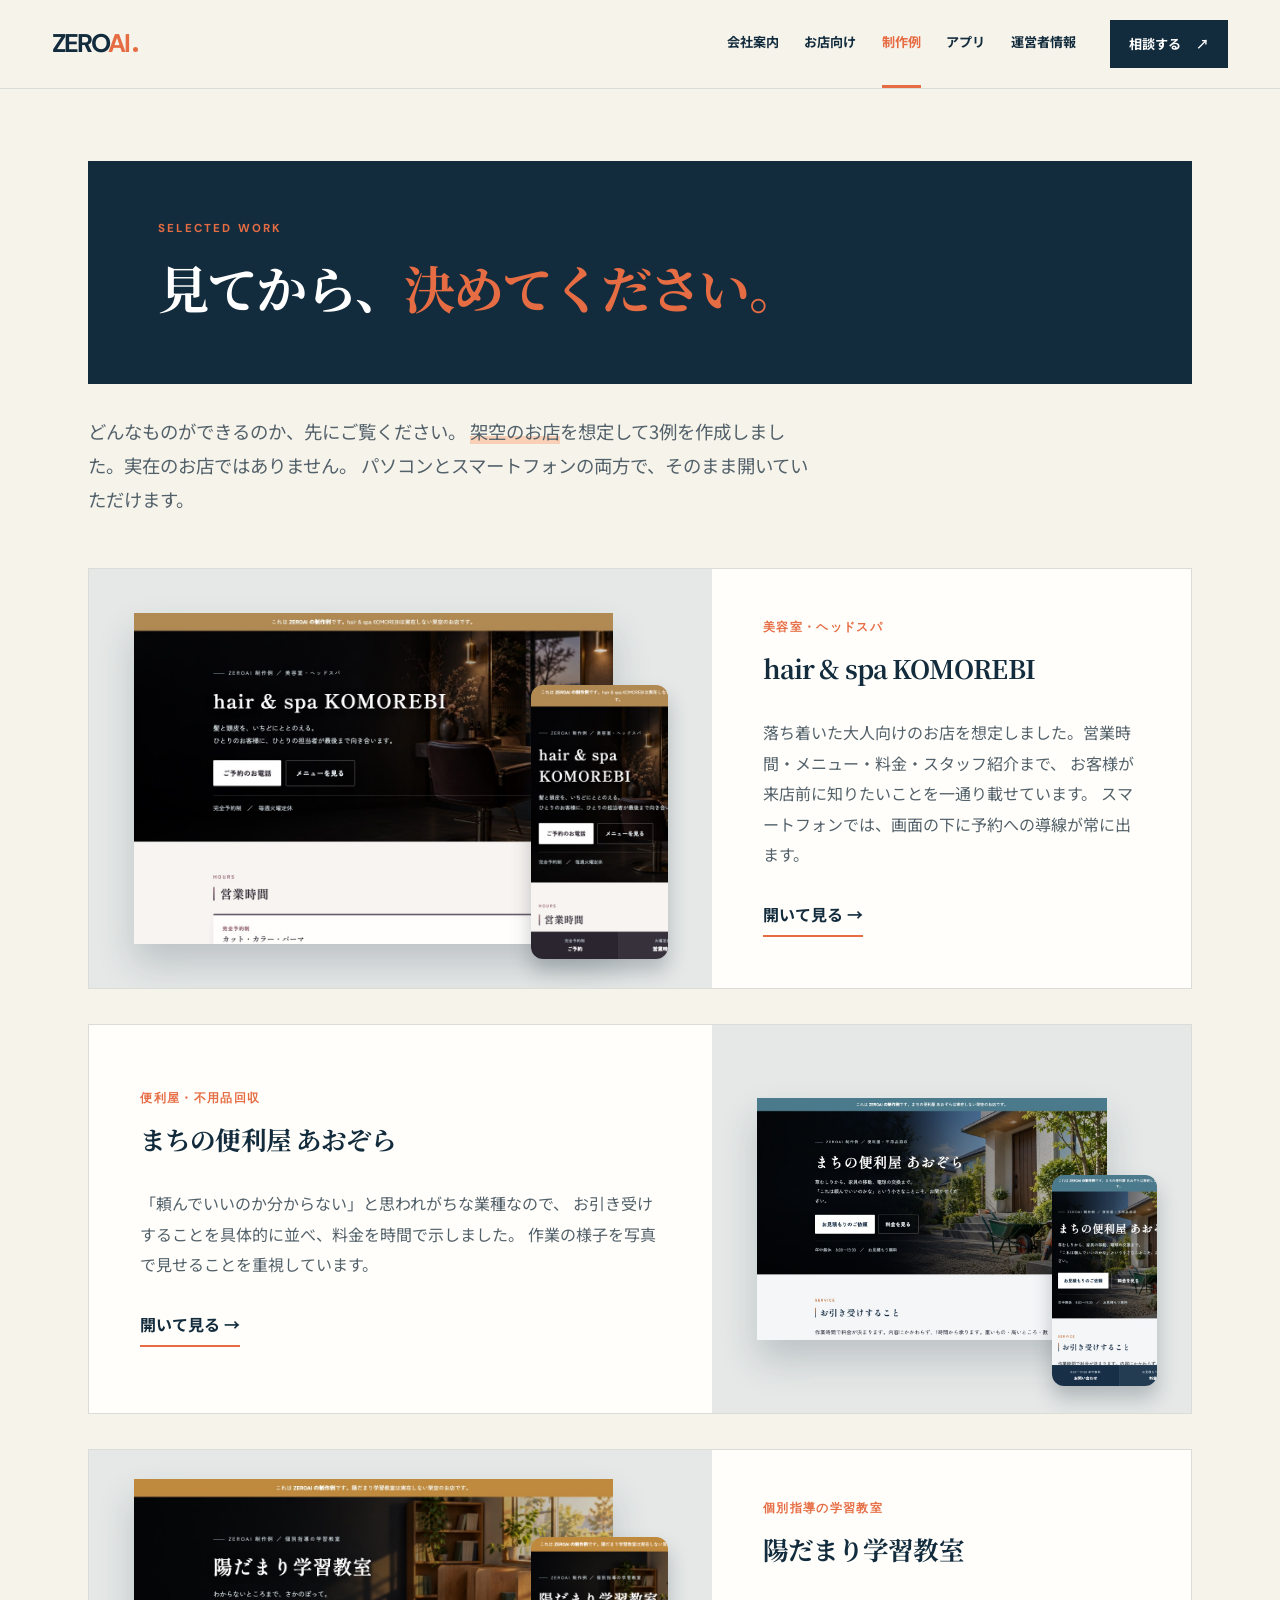
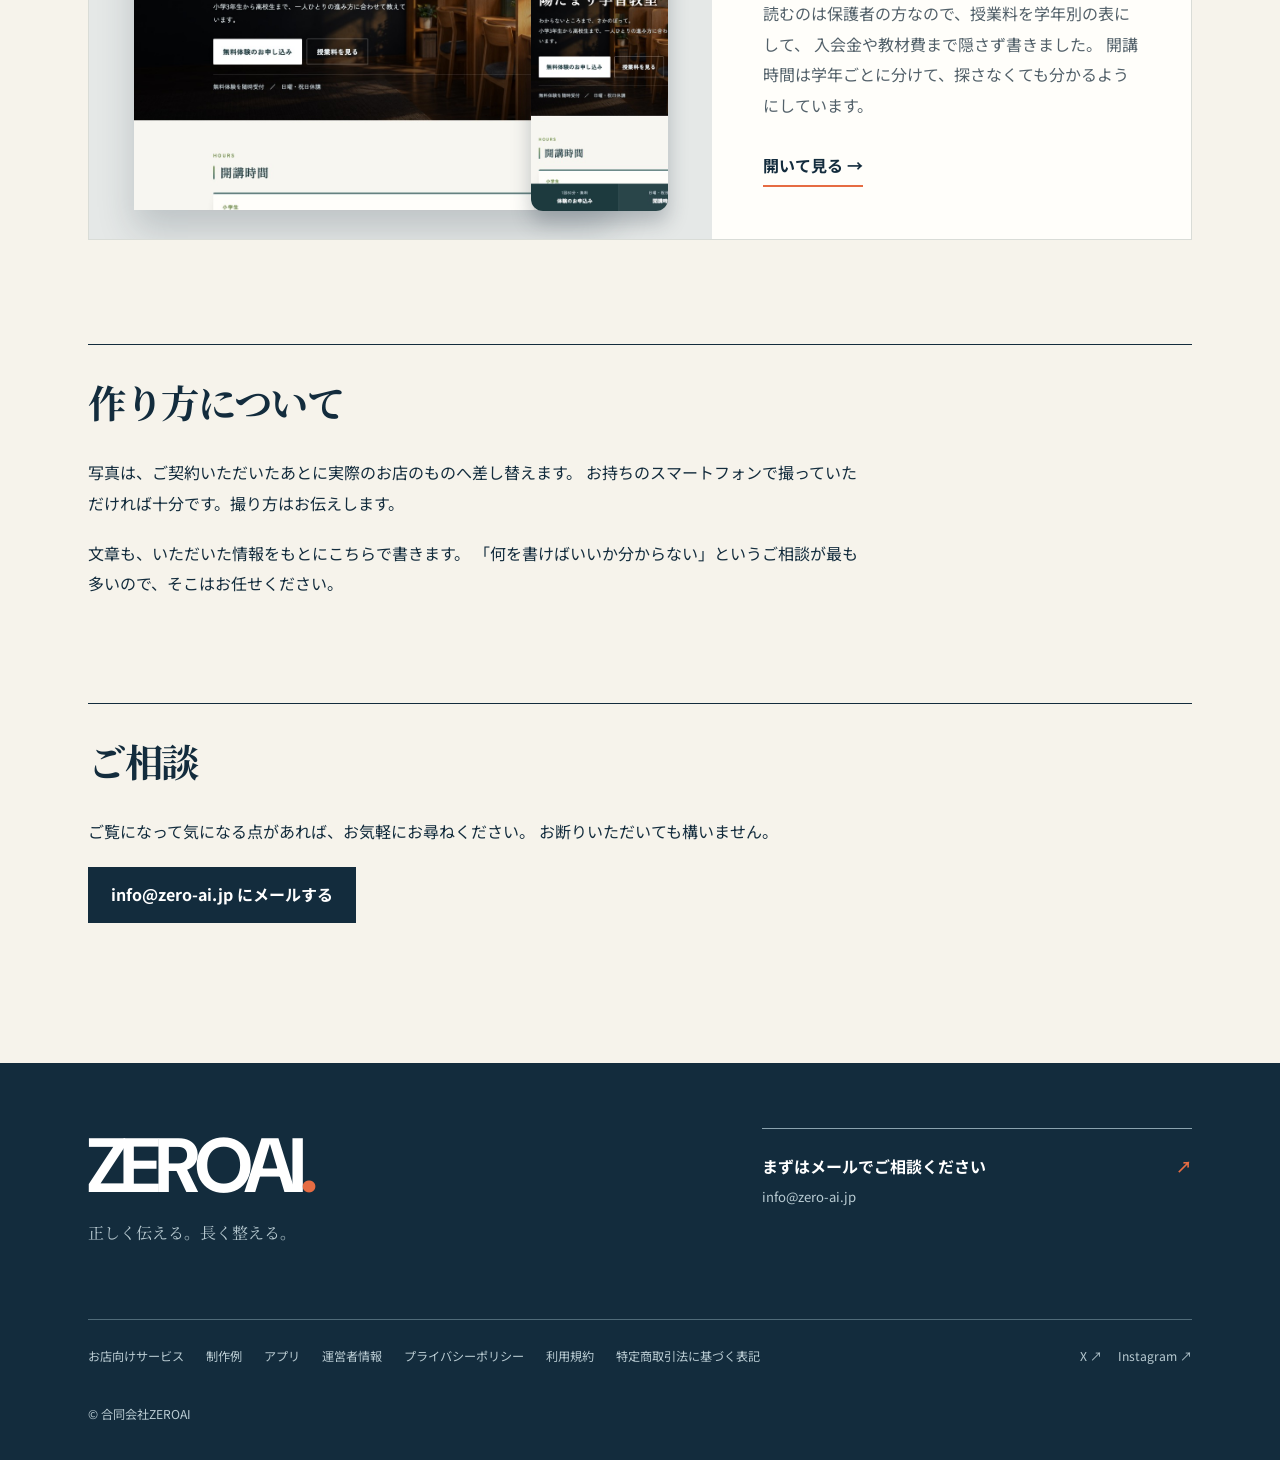
<file: works/index.html>
<!doctype html>
<html lang="ja"><head><meta charset="utf-8"><meta name="viewport" content="width=device-width,initial-scale=1"><title>ZEROAI 制作例</title><meta name="description" content="ZEROAIが制作するホームページの見本です。架空のお店を想定して、美容室・便利屋・学習教室の3例を作成しました。"><link rel="preconnect" href="https://fonts.googleapis.com"><link rel="preconnect" href="https://fonts.gstatic.com" crossorigin><link href="https://fonts.googleapis.com/css2?family=DM+Sans:wght@400;500;600;700&family=Noto+Sans+JP:wght@400;500;600;700&family=Noto+Serif+JP:wght@500;600;700&display=swap" rel="stylesheet"><link rel="stylesheet" href="../assets/site.css?v=20261002-stepsfix"></head><body class="page-works"><header class="site-header"><div class="header-inner"><a class="wordmark" href="../index.html" aria-label="ZEROAI トップへ">ZERO<span>AI</span><i></i></a><nav class="desktop-nav" aria-label="主要ナビゲーション"><a href="../index.html">会社案内</a><a href="../meo/index.html">お店向け</a><a href="../works/index.html" aria-current="page">制作例</a><a href="../apps/index.html">アプリ</a><a href="../info/index.html">運営者情報</a></nav><a class="header-contact" href="mailto:info@zero-ai.jp">相談する <span aria-hidden="true">↗</span></a><details class="mobile-nav"><summary>メニュー <span aria-hidden="true">＋</span></summary><nav aria-label="モバイルナビゲーション"><a href="../index.html">会社案内</a><a href="../meo/index.html">お店向け</a><a href="../works/index.html" aria-current="page">制作例</a><a href="../apps/index.html">アプリ</a><a href="../info/index.html">運営者情報</a><a href="mailto:info@zero-ai.jp">お問い合わせ ↗</a></nav></details></div></header><main id="main" class="content-shell">
  

  <div class="page-heading"><span class="eyebrow">SELECTED WORK</span><h1>見てから、<em>決めてください。</em></h1></div>

  <p class="lede">
    どんなものができるのか、先にご覧ください。
    <span class="mark">架空のお店</span>を想定して3例を作成しました。実在のお店ではありません。
    パソコンとスマートフォンの両方で、そのまま開いていただけます。
  </p>

  <div class="works">

    <div class="work">
      <div class="shots">
        <img src="../assets/works/salon.jpg" alt="美容室の制作例（パソコン表示）" loading="lazy" width="1100" height="760">
        <img class="phone" src="../assets/works/salon-phone.jpg" alt="同じページのスマートフォン表示" loading="lazy" width="320" height="640">
      </div>
      <div class="body">
        <span class="kind">美容室・ヘッドスパ</span>
        <h3>hair &amp; spa KOMOREBI</h3>
        <p>
          落ち着いた大人向けのお店を想定しました。営業時間・メニュー・料金・スタッフ紹介まで、
          お客様が来店前に知りたいことを一通り載せています。
          スマートフォンでは、画面の下に予約への導線が常に出ます。
        </p>
        <a class="open" href="https://zero-ai-web.jp/s/salon/" target="_blank" rel="noopener">開いて見る →</a>
      </div>
    </div>

    <div class="work">
      <div class="shots">
        <img src="../assets/works/benriya.jpg" alt="便利屋の制作例（パソコン表示）" loading="lazy" width="1100" height="760">
        <img class="phone" src="../assets/works/benriya-phone.jpg" alt="同じページのスマートフォン表示" loading="lazy" width="320" height="640">
      </div>
      <div class="body">
        <span class="kind">便利屋・不用品回収</span>
        <h3>まちの便利屋 あおぞら</h3>
        <p>
          「頼んでいいのか分からない」と思われがちな業種なので、
          お引き受けすることを具体的に並べ、料金を時間で示しました。
          作業の様子を写真で見せることを重視しています。
        </p>
        <a class="open" href="https://zero-ai-web.jp/s/benriya/" target="_blank" rel="noopener">開いて見る →</a>
      </div>
    </div>

    <div class="work">
      <div class="shots">
        <img src="../assets/works/juku.jpg" alt="学習教室の制作例（パソコン表示）" loading="lazy" width="1100" height="760">
        <img class="phone" src="../assets/works/juku-phone.jpg" alt="同じページのスマートフォン表示" loading="lazy" width="320" height="640">
      </div>
      <div class="body">
        <span class="kind">個別指導の学習教室</span>
        <h3>陽だまり学習教室</h3>
        <p>
          読むのは保護者の方なので、授業料を学年別の表にして、
          入会金や教材費まで隠さず書きました。
          開講時間は学年ごとに分けて、探さなくても分かるようにしています。
        </p>
        <a class="open" href="https://zero-ai-web.jp/s/juku/" target="_blank" rel="noopener">開いて見る →</a>
      </div>
    </div>

  </div>

  <h2>作り方について</h2>
  <p>
    写真は、ご契約いただいたあとに実際のお店のものへ差し替えます。
    お持ちのスマートフォンで撮っていただければ十分です。撮り方はお伝えします。
  </p>
  <p>
    文章も、いただいた情報をもとにこちらで書きます。
    「何を書けばいいか分からない」というご相談が最も多いので、そこはお任せください。
  </p>

  <h2>ご相談</h2>
  <p>
    ご覧になって気になる点があれば、お気軽にお尋ねください。
    お断りいただいても構いません。
  </p>
  <p><a class="cta" href="mailto:info@zero-ai.jp">info@zero-ai.jp にメールする</a></p>

  
</main><footer class="site-footer"><div class="footer-upper"><div><a class="footer-mark" href="../index.html">ZEROAI<span class="mark-dot">.</span></a><p>正しく伝える。長く整える。</p></div><a class="footer-mail" href="mailto:info@zero-ai.jp">まずはメールでご相談ください <span aria-hidden="true">↗</span><small>info@zero-ai.jp</small></a></div><div class="footer-lower"><nav aria-label="フッターナビゲーション"><a href="../meo/index.html">お店向けサービス</a><a href="../works/index.html">制作例</a><a href="../apps/index.html">アプリ</a><a href="../info/index.html">運営者情報</a><a href="../privacy/index.html">プライバシーポリシー</a><a href="../terms/index.html">利用規約</a><a href="../law/index.html">特定商取引法に基づく表記</a></nav><div class="footer-social"><a href="https://x.com/ZEROAIWEB" target="_blank" rel="me noopener">X ↗</a><a href="https://www.instagram.com/zeroaiinfo/" target="_blank" rel="me noopener">Instagram ↗</a></div><span class="copyright">© 合同会社ZEROAI</span></div></footer></body></html>
</file>
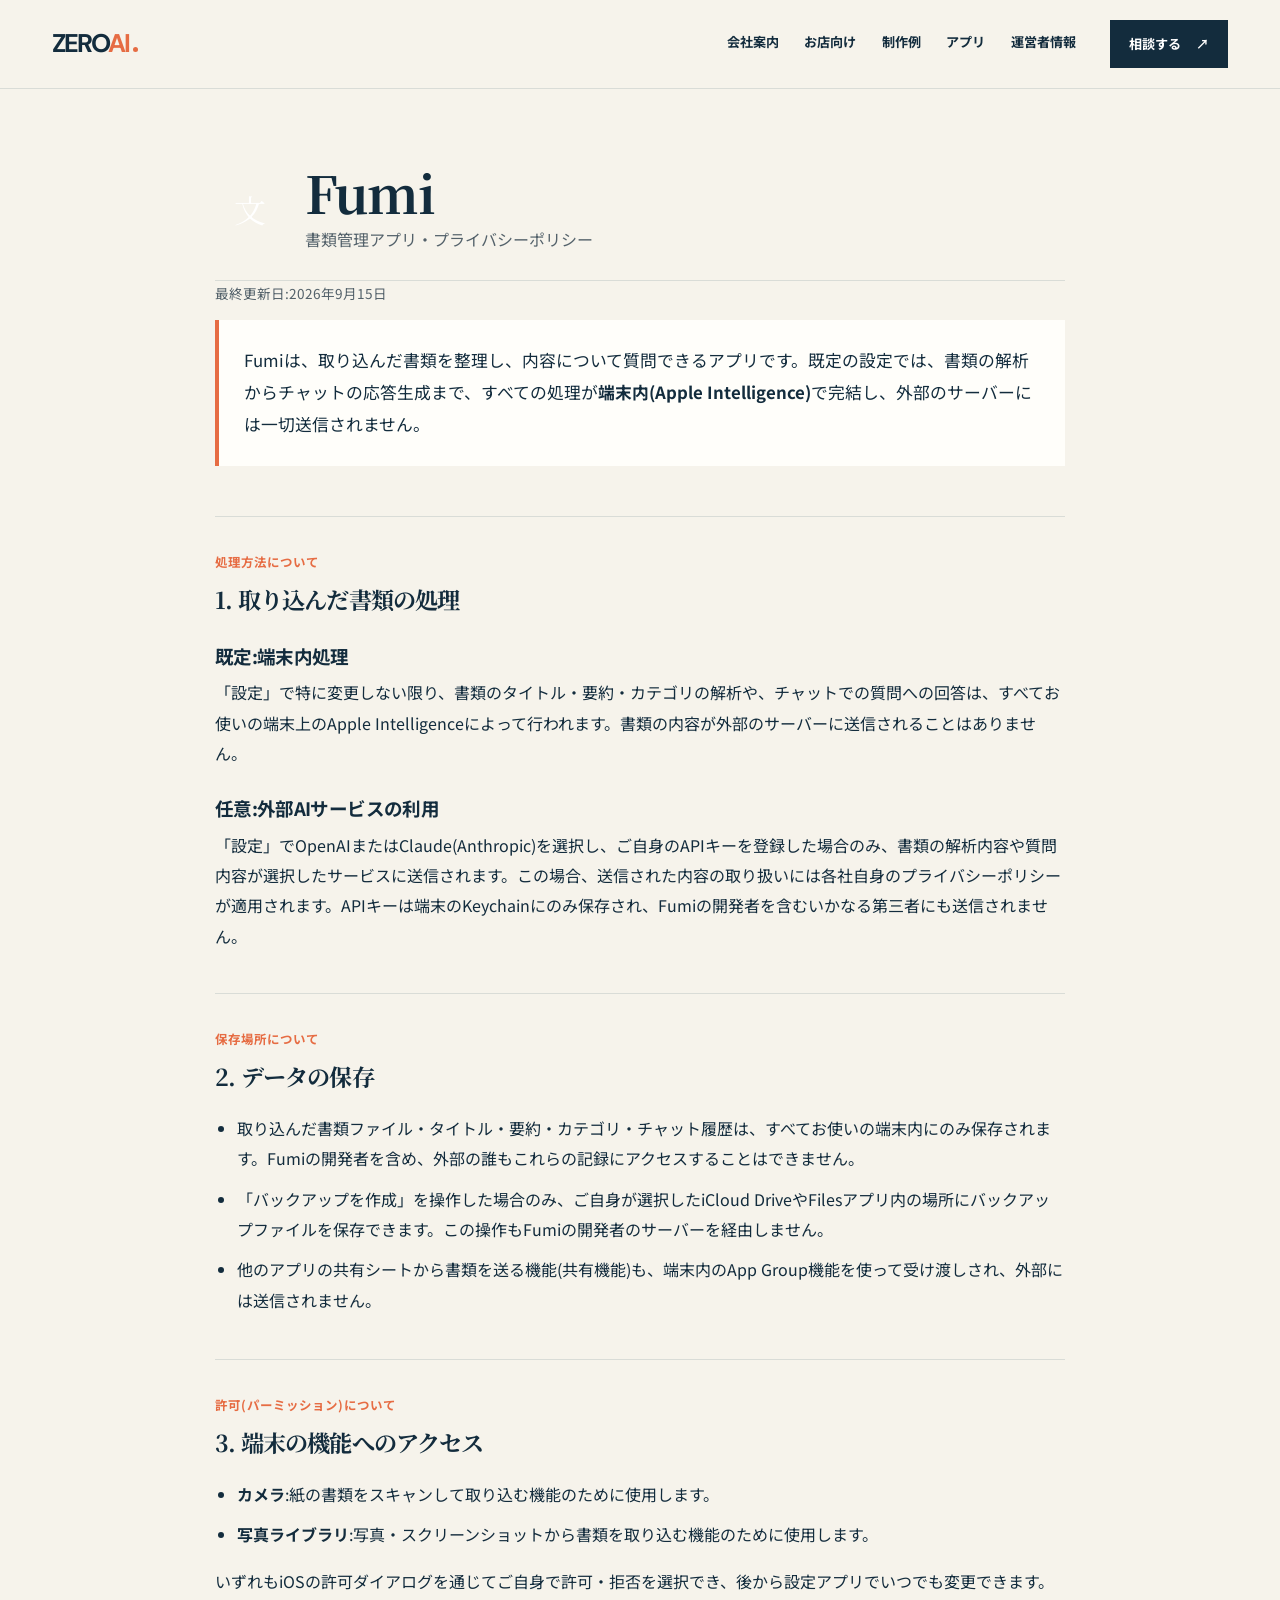
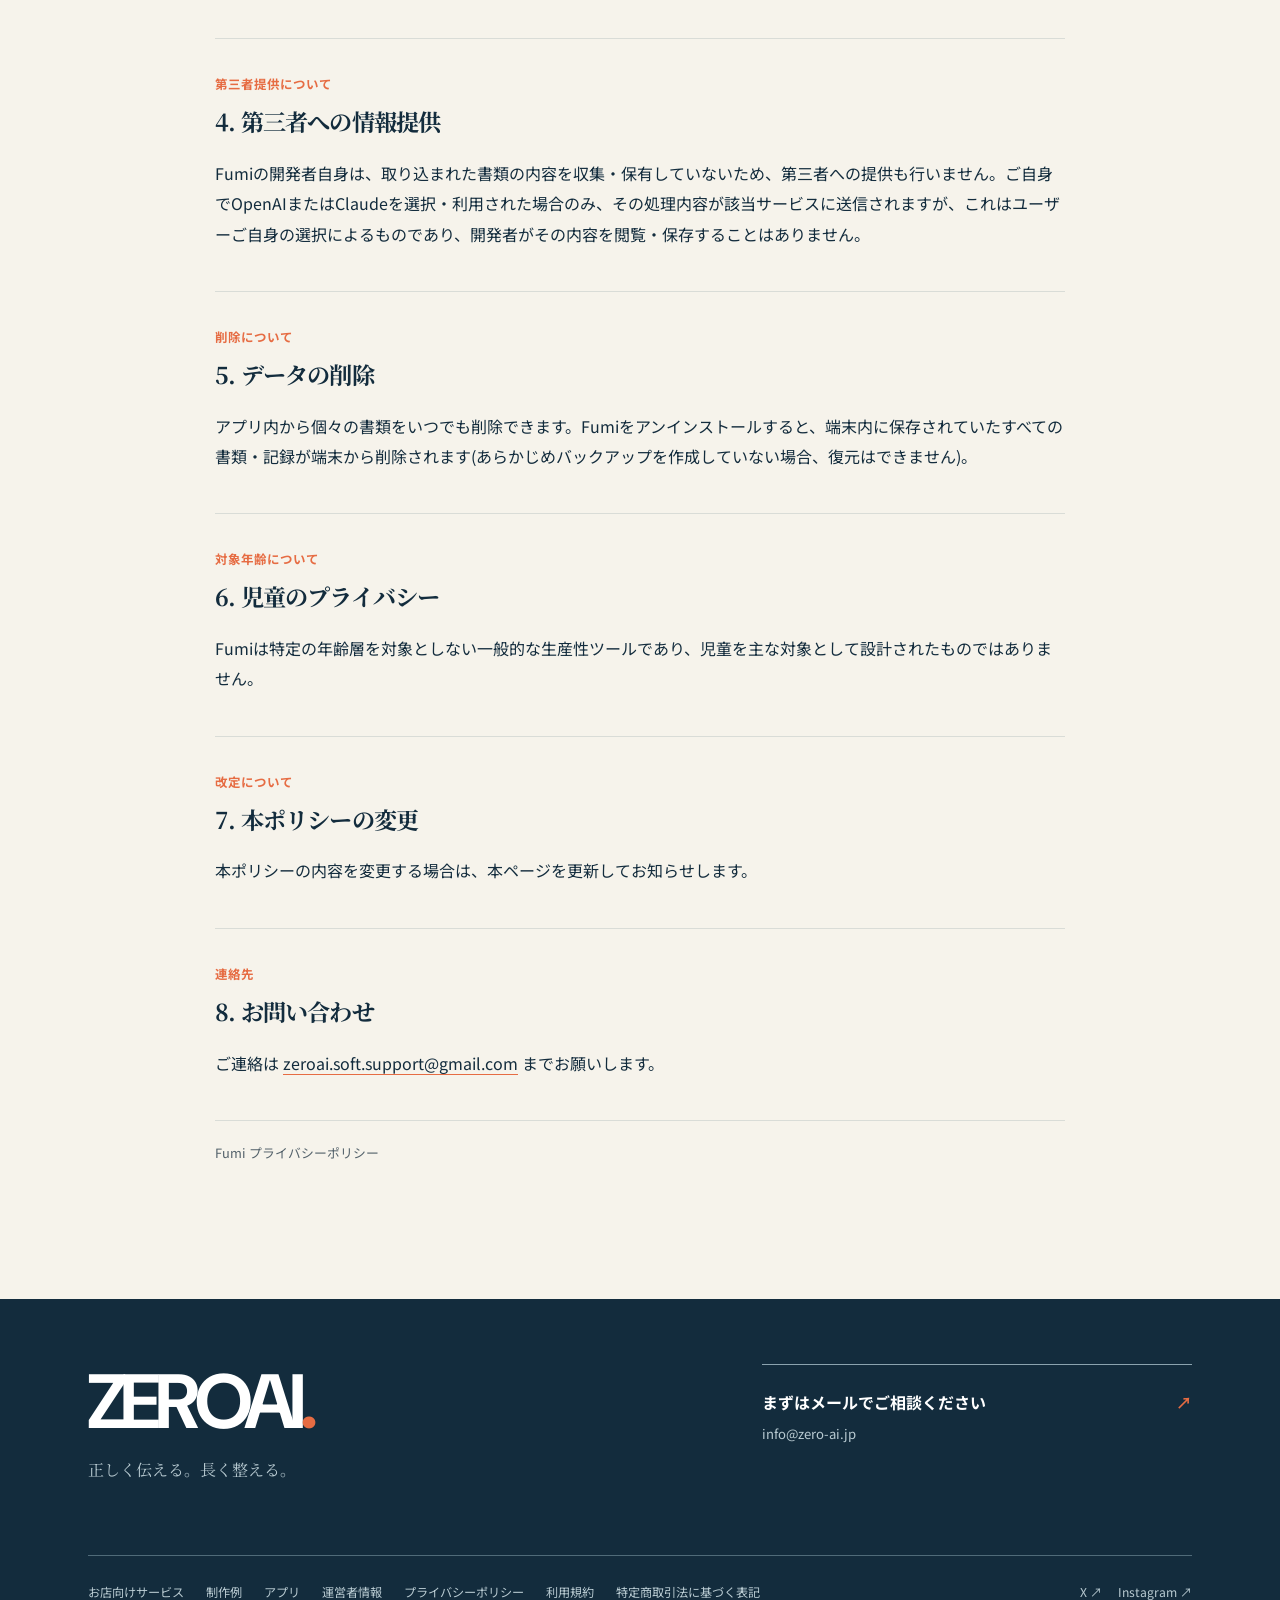
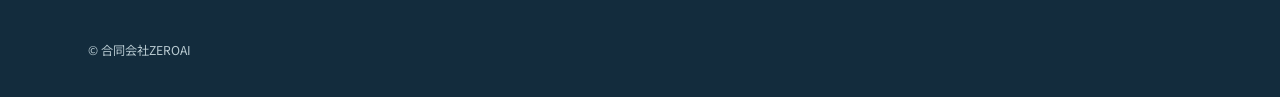
<file: fumi/privacy.html>
<!doctype html>
<html lang="ja"><head><meta charset="utf-8"><meta name="viewport" content="width=device-width,initial-scale=1"><title>Fumi プライバシー</title><meta name="description" content="Fumi(書類管理アプリ)のプライバシーポリシー"><link rel="preconnect" href="https://fonts.googleapis.com"><link rel="preconnect" href="https://fonts.gstatic.com" crossorigin><link href="https://fonts.googleapis.com/css2?family=DM+Sans:wght@400;500;600;700&family=Noto+Sans+JP:wght@400;500;600;700&family=Noto+Serif+JP:wght@500;600;700&display=swap" rel="stylesheet"><link rel="stylesheet" href="../assets/site.css?v=20261002-stepsfix"></head><body class="page-app-policy"><header class="site-header"><div class="header-inner"><a class="wordmark" href="../index.html" aria-label="ZEROAI トップへ">ZERO<span>AI</span><i></i></a><nav class="desktop-nav" aria-label="主要ナビゲーション"><a href="../index.html">会社案内</a><a href="../meo/index.html">お店向け</a><a href="../works/index.html">制作例</a><a href="../apps/index.html">アプリ</a><a href="../info/index.html">運営者情報</a></nav><a class="header-contact" href="mailto:info@zero-ai.jp">相談する <span aria-hidden="true">↗</span></a><details class="mobile-nav"><summary>メニュー <span aria-hidden="true">＋</span></summary><nav aria-label="モバイルナビゲーション"><a href="../index.html">会社案内</a><a href="../meo/index.html">お店向け</a><a href="../works/index.html">制作例</a><a href="../apps/index.html">アプリ</a><a href="../info/index.html">運営者情報</a><a href="mailto:info@zero-ai.jp">お問い合わせ ↗</a></nav></details></div></header><main id="main" class="content-shell"><div class="app-policy-content">
  <header class="hero">
    <div class="badge">文</div>
    <div class="titles">
      <h1>Fumi</h1>
      <p>書類管理アプリ・プライバシーポリシー</p>
    </div>
  </header>
  <p class="updated">最終更新日:2026年9月15日</p>

  <p class="lede">Fumiは、取り込んだ書類を整理し、内容について質問できるアプリです。既定の設定では、書類の解析からチャットの応答生成まで、すべての処理が<b>端末内(Apple Intelligence)</b>で完結し、外部のサーバーには一切送信されません。</p>

  <section>
    <span class="tag">処理方法について</span>
    <h2>1. 取り込んだ書類の処理</h2>
    <h3>既定:端末内処理</h3>
    <p>「設定」で特に変更しない限り、書類のタイトル・要約・カテゴリの解析や、チャットでの質問への回答は、すべてお使いの端末上のApple Intelligenceによって行われます。書類の内容が外部のサーバーに送信されることはありません。</p>
    <h3>任意:外部AIサービスの利用</h3>
    <p>「設定」でOpenAIまたはClaude(Anthropic)を選択し、ご自身のAPIキーを登録した場合のみ、書類の解析内容や質問内容が選択したサービスに送信されます。この場合、送信された内容の取り扱いには各社自身のプライバシーポリシーが適用されます。APIキーは端末のKeychainにのみ保存され、Fumiの開発者を含むいかなる第三者にも送信されません。</p>
  </section>

  <section>
    <span class="tag">保存場所について</span>
    <h2>2. データの保存</h2>
    <ul>
      <li>取り込んだ書類ファイル・タイトル・要約・カテゴリ・チャット履歴は、すべてお使いの端末内にのみ保存されます。Fumiの開発者を含め、外部の誰もこれらの記録にアクセスすることはできません。</li>
      <li>「バックアップを作成」を操作した場合のみ、ご自身が選択したiCloud DriveやFilesアプリ内の場所にバックアップファイルを保存できます。この操作もFumiの開発者のサーバーを経由しません。</li>
      <li>他のアプリの共有シートから書類を送る機能(共有機能)も、端末内のApp Group機能を使って受け渡しされ、外部には送信されません。</li>
    </ul>
  </section>

  <section>
    <span class="tag">許可(パーミッション)について</span>
    <h2>3. 端末の機能へのアクセス</h2>
    <ul>
      <li><b>カメラ</b>:紙の書類をスキャンして取り込む機能のために使用します。</li>
      <li><b>写真ライブラリ</b>:写真・スクリーンショットから書類を取り込む機能のために使用します。</li>
    </ul>
    <p>いずれもiOSの許可ダイアログを通じてご自身で許可・拒否を選択でき、後から設定アプリでいつでも変更できます。</p>
  </section>

  <section>
    <span class="tag">第三者提供について</span>
    <h2>4. 第三者への情報提供</h2>
    <p>Fumiの開発者自身は、取り込まれた書類の内容を収集・保有していないため、第三者への提供も行いません。ご自身でOpenAIまたはClaudeを選択・利用された場合のみ、その処理内容が該当サービスに送信されますが、これはユーザーご自身の選択によるものであり、開発者がその内容を閲覧・保存することはありません。</p>
  </section>

  <section>
    <span class="tag">削除について</span>
    <h2>5. データの削除</h2>
    <p>アプリ内から個々の書類をいつでも削除できます。Fumiをアンインストールすると、端末内に保存されていたすべての書類・記録が端末から削除されます(あらかじめバックアップを作成していない場合、復元はできません)。</p>
  </section>

  <section>
    <span class="tag">対象年齢について</span>
    <h2>6. 児童のプライバシー</h2>
    <p>Fumiは特定の年齢層を対象としない一般的な生産性ツールであり、児童を主な対象として設計されたものではありません。</p>
  </section>

  <section>
    <span class="tag">改定について</span>
    <h2>7. 本ポリシーの変更</h2>
    <p>本ポリシーの内容を変更する場合は、本ページを更新してお知らせします。</p>
  </section>

  <section>
    <span class="tag">連絡先</span>
    <h2>8. お問い合わせ</h2>
    <p>ご連絡は <a href="mailto:zeroai.soft.support@gmail.com" style="color: var(--accent);">zeroai.soft.support@gmail.com</a> までお願いします。</p>
  </section>

  <p class="policy-end">Fumi プライバシーポリシー</p>
</div></main><footer class="site-footer"><div class="footer-upper"><div><a class="footer-mark" href="../index.html">ZEROAI<span class="mark-dot">.</span></a><p>正しく伝える。長く整える。</p></div><a class="footer-mail" href="mailto:info@zero-ai.jp">まずはメールでご相談ください <span aria-hidden="true">↗</span><small>info@zero-ai.jp</small></a></div><div class="footer-lower"><nav aria-label="フッターナビゲーション"><a href="../meo/index.html">お店向けサービス</a><a href="../works/index.html">制作例</a><a href="../apps/index.html">アプリ</a><a href="../info/index.html">運営者情報</a><a href="../privacy/index.html">プライバシーポリシー</a><a href="../terms/index.html">利用規約</a><a href="../law/index.html">特定商取引法に基づく表記</a></nav><div class="footer-social"><a href="https://x.com/ZEROAIWEB" target="_blank" rel="me noopener">X ↗</a><a href="https://www.instagram.com/zeroaiinfo/" target="_blank" rel="me noopener">Instagram ↗</a></div><span class="copyright">© 合同会社ZEROAI</span></div></footer></body></html>
</file>
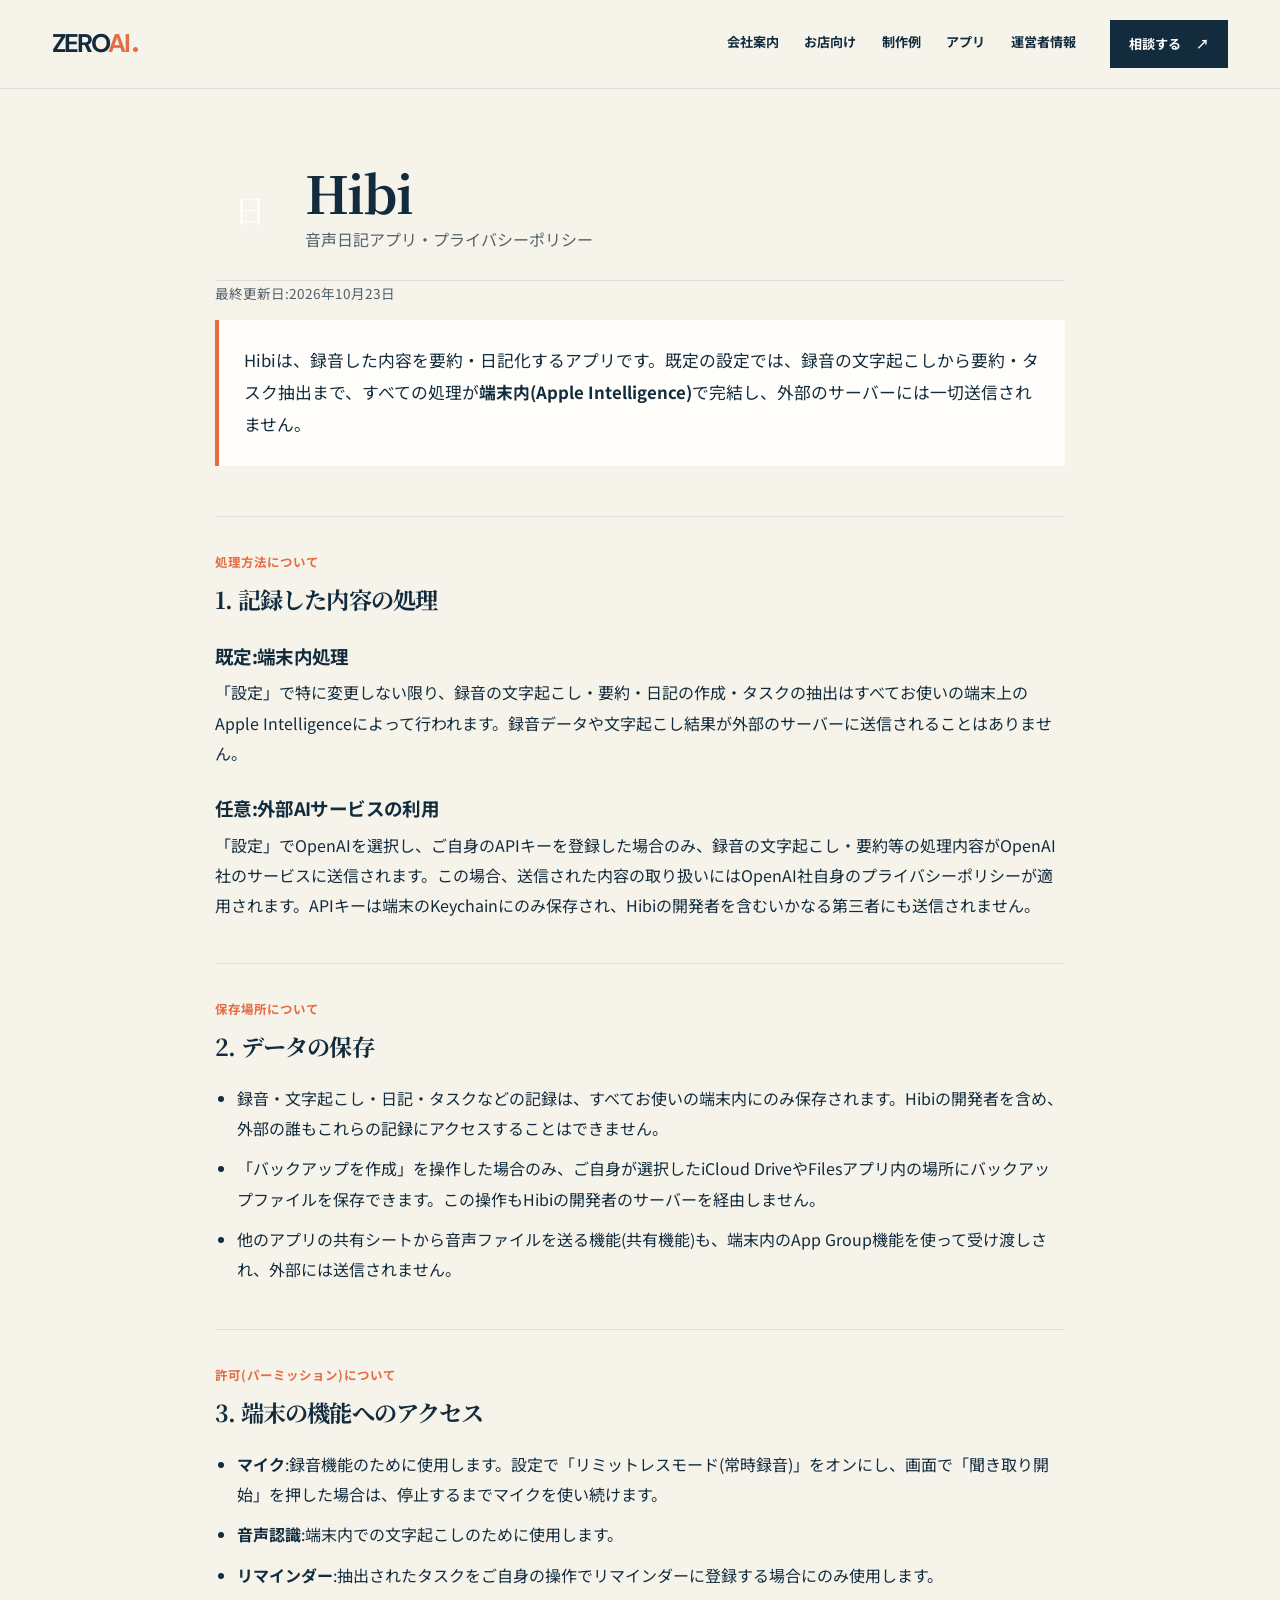
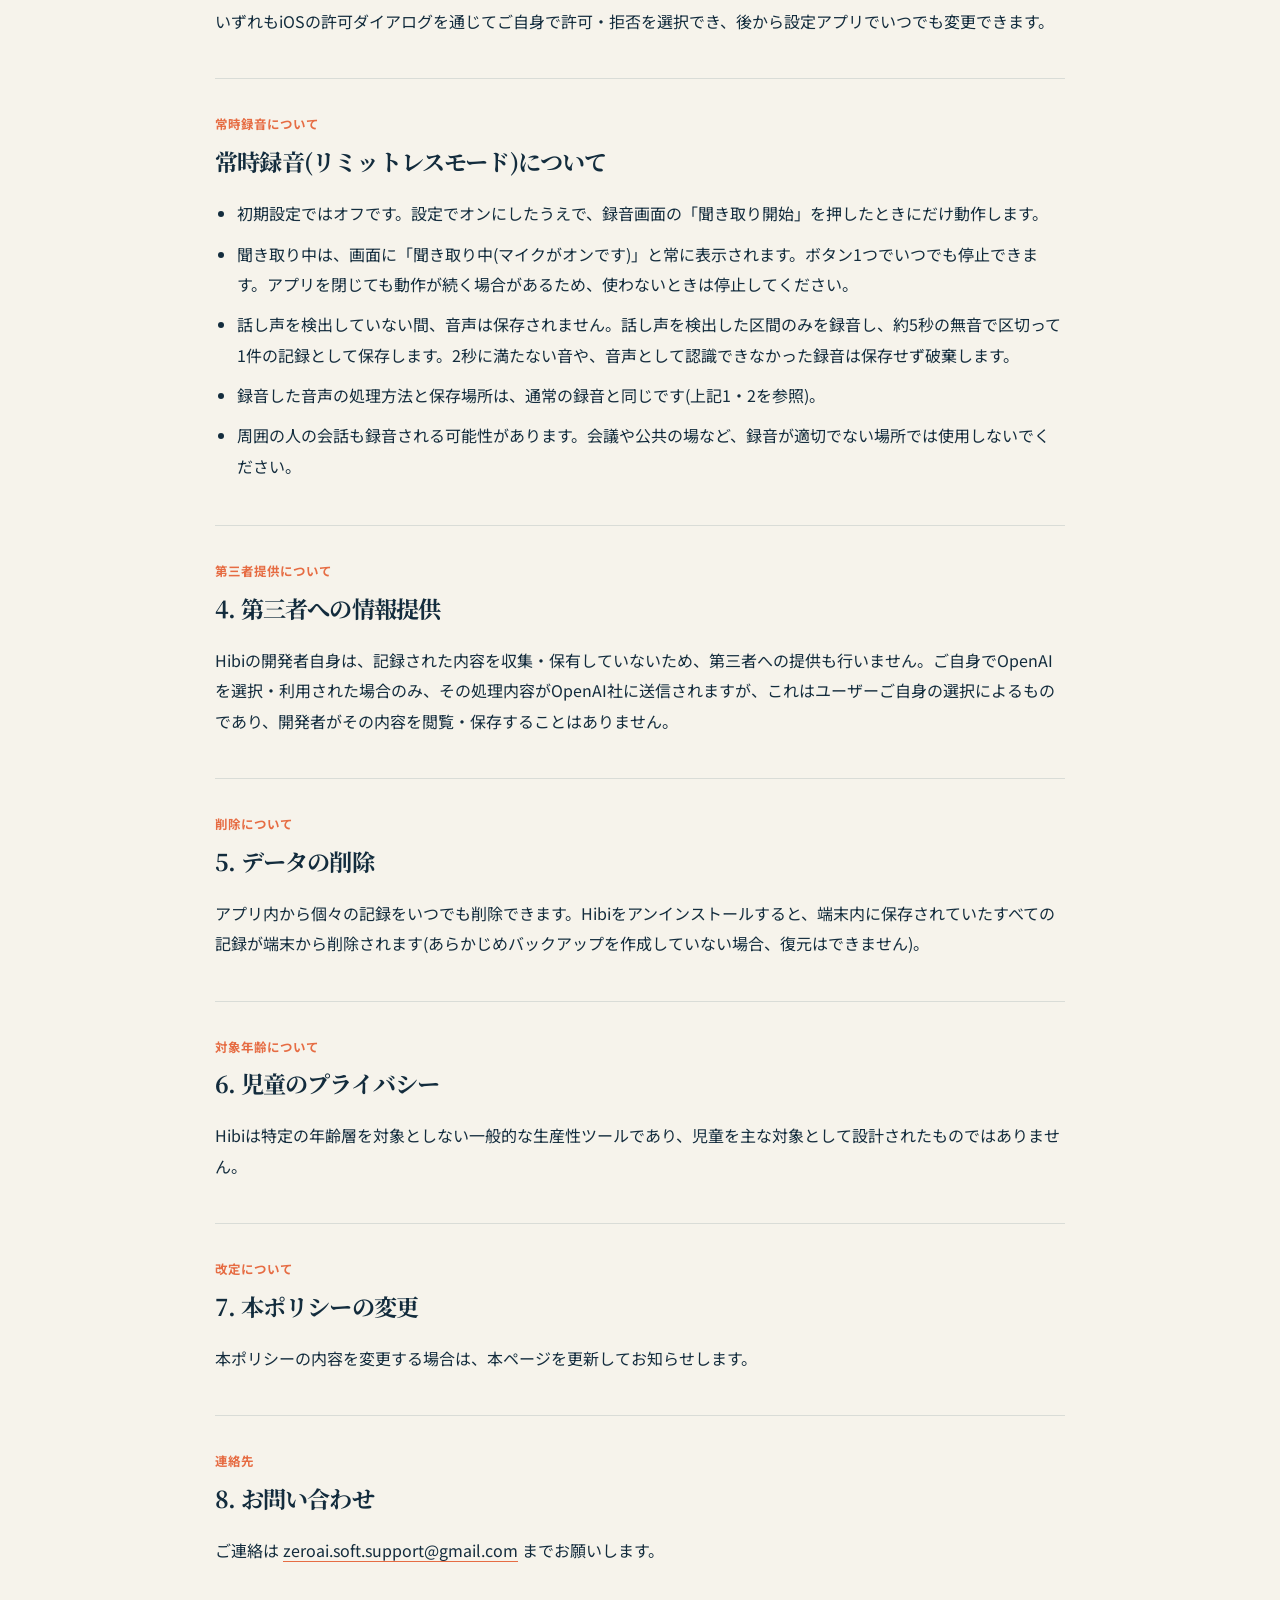
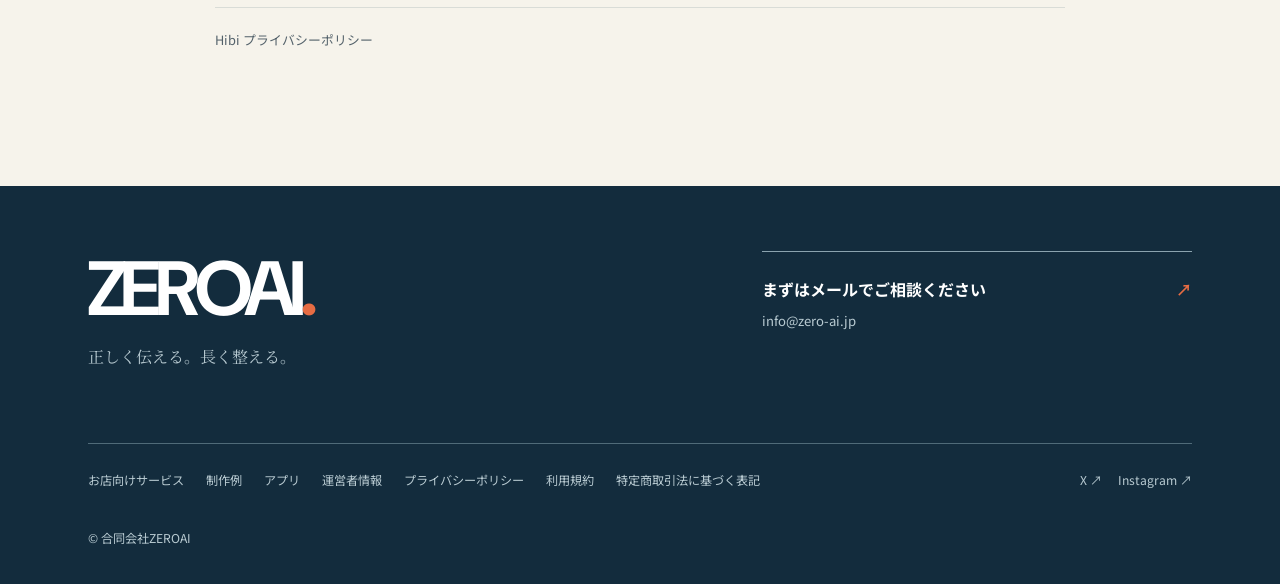
<file: hibi/privacy.html>
<!doctype html>
<html lang="ja"><head><meta charset="utf-8"><meta name="viewport" content="width=device-width,initial-scale=1"><title>Hibi プライバシー</title><meta name="description" content="Hibi(音声日記アプリ)のプライバシーポリシー"><link rel="preconnect" href="https://fonts.googleapis.com"><link rel="preconnect" href="https://fonts.gstatic.com" crossorigin><link href="https://fonts.googleapis.com/css2?family=DM+Sans:wght@400;500;600;700&family=Noto+Sans+JP:wght@400;500;600;700&family=Noto+Serif+JP:wght@500;600;700&display=swap" rel="stylesheet"><link rel="stylesheet" href="../assets/site.css?v=20261002-stepsfix"></head><body class="page-app-policy"><header class="site-header"><div class="header-inner"><a class="wordmark" href="../index.html" aria-label="ZEROAI トップへ">ZERO<span>AI</span><i></i></a><nav class="desktop-nav" aria-label="主要ナビゲーション"><a href="../index.html">会社案内</a><a href="../meo/index.html">お店向け</a><a href="../works/index.html">制作例</a><a href="../apps/index.html">アプリ</a><a href="../info/index.html">運営者情報</a></nav><a class="header-contact" href="mailto:info@zero-ai.jp">相談する <span aria-hidden="true">↗</span></a><details class="mobile-nav"><summary>メニュー <span aria-hidden="true">＋</span></summary><nav aria-label="モバイルナビゲーション"><a href="../index.html">会社案内</a><a href="../meo/index.html">お店向け</a><a href="../works/index.html">制作例</a><a href="../apps/index.html">アプリ</a><a href="../info/index.html">運営者情報</a><a href="mailto:info@zero-ai.jp">お問い合わせ ↗</a></nav></details></div></header><main id="main" class="content-shell"><div class="app-policy-content">
  <header class="hero">
    <div class="badge">日</div>
    <div class="titles">
      <h1>Hibi</h1>
      <p>音声日記アプリ・プライバシーポリシー</p>
    </div>
  </header>
  <p class="updated">最終更新日:2026年10月23日</p>

  <p class="lede">Hibiは、録音した内容を要約・日記化するアプリです。既定の設定では、録音の文字起こしから要約・タスク抽出まで、すべての処理が<b>端末内(Apple Intelligence)</b>で完結し、外部のサーバーには一切送信されません。</p>

  <section>
    <span class="tag">処理方法について</span>
    <h2>1. 記録した内容の処理</h2>
    <h3>既定:端末内処理</h3>
    <p>「設定」で特に変更しない限り、録音の文字起こし・要約・日記の作成・タスクの抽出はすべてお使いの端末上のApple Intelligenceによって行われます。録音データや文字起こし結果が外部のサーバーに送信されることはありません。</p>
    <h3>任意:外部AIサービスの利用</h3>
    <p>「設定」でOpenAIを選択し、ご自身のAPIキーを登録した場合のみ、録音の文字起こし・要約等の処理内容がOpenAI社のサービスに送信されます。この場合、送信された内容の取り扱いにはOpenAI社自身のプライバシーポリシーが適用されます。APIキーは端末のKeychainにのみ保存され、Hibiの開発者を含むいかなる第三者にも送信されません。</p>
  </section>

  <section>
    <span class="tag">保存場所について</span>
    <h2>2. データの保存</h2>
    <ul>
      <li>録音・文字起こし・日記・タスクなどの記録は、すべてお使いの端末内にのみ保存されます。Hibiの開発者を含め、外部の誰もこれらの記録にアクセスすることはできません。</li>
      <li>「バックアップを作成」を操作した場合のみ、ご自身が選択したiCloud DriveやFilesアプリ内の場所にバックアップファイルを保存できます。この操作もHibiの開発者のサーバーを経由しません。</li>
      <li>他のアプリの共有シートから音声ファイルを送る機能(共有機能)も、端末内のApp Group機能を使って受け渡しされ、外部には送信されません。</li>
    </ul>
  </section>

  <section>
    <span class="tag">許可(パーミッション)について</span>
    <h2>3. 端末の機能へのアクセス</h2>
    <ul>
      <li><b>マイク</b>:録音機能のために使用します。設定で「リミットレスモード(常時録音)」をオンにし、画面で「聞き取り開始」を押した場合は、停止するまでマイクを使い続けます。</li>
      <li><b>音声認識</b>:端末内での文字起こしのために使用します。</li>
      <li><b>リマインダー</b>:抽出されたタスクをご自身の操作でリマインダーに登録する場合にのみ使用します。</li>
    </ul>
    <p>いずれもiOSの許可ダイアログを通じてご自身で許可・拒否を選択でき、後から設定アプリでいつでも変更できます。</p>
  </section>

  <section>
    <span class="tag">常時録音について</span>
    <h2>常時録音(リミットレスモード)について</h2>
    <ul>
      <li>初期設定ではオフです。設定でオンにしたうえで、録音画面の「聞き取り開始」を押したときにだけ動作します。</li>
      <li>聞き取り中は、画面に「聞き取り中(マイクがオンです)」と常に表示されます。ボタン1つでいつでも停止できます。アプリを閉じても動作が続く場合があるため、使わないときは停止してください。</li>
      <li>話し声を検出していない間、音声は保存されません。話し声を検出した区間のみを録音し、約5秒の無音で区切って1件の記録として保存します。2秒に満たない音や、音声として認識できなかった録音は保存せず破棄します。</li>
      <li>録音した音声の処理方法と保存場所は、通常の録音と同じです(上記1・2を参照)。</li>
      <li>周囲の人の会話も録音される可能性があります。会議や公共の場など、録音が適切でない場所では使用しないでください。</li>
    </ul>
  </section>
  <section>
    <span class="tag">第三者提供について</span>
    <h2>4. 第三者への情報提供</h2>
    <p>Hibiの開発者自身は、記録された内容を収集・保有していないため、第三者への提供も行いません。ご自身でOpenAIを選択・利用された場合のみ、その処理内容がOpenAI社に送信されますが、これはユーザーご自身の選択によるものであり、開発者がその内容を閲覧・保存することはありません。</p>
  </section>

  <section>
    <span class="tag">削除について</span>
    <h2>5. データの削除</h2>
    <p>アプリ内から個々の記録をいつでも削除できます。Hibiをアンインストールすると、端末内に保存されていたすべての記録が端末から削除されます(あらかじめバックアップを作成していない場合、復元はできません)。</p>
  </section>

  <section>
    <span class="tag">対象年齢について</span>
    <h2>6. 児童のプライバシー</h2>
    <p>Hibiは特定の年齢層を対象としない一般的な生産性ツールであり、児童を主な対象として設計されたものではありません。</p>
  </section>

  <section>
    <span class="tag">改定について</span>
    <h2>7. 本ポリシーの変更</h2>
    <p>本ポリシーの内容を変更する場合は、本ページを更新してお知らせします。</p>
  </section>

  <section>
    <span class="tag">連絡先</span>
    <h2>8. お問い合わせ</h2>
    <p>ご連絡は <a href="mailto:zeroai.soft.support@gmail.com" style="color: var(--accent);">zeroai.soft.support@gmail.com</a> までお願いします。</p>
  </section>

  <p class="policy-end">Hibi プライバシーポリシー</p>
</div></main><footer class="site-footer"><div class="footer-upper"><div><a class="footer-mark" href="../index.html">ZEROAI<span class="mark-dot">.</span></a><p>正しく伝える。長く整える。</p></div><a class="footer-mail" href="mailto:info@zero-ai.jp">まずはメールでご相談ください <span aria-hidden="true">↗</span><small>info@zero-ai.jp</small></a></div><div class="footer-lower"><nav aria-label="フッターナビゲーション"><a href="../meo/index.html">お店向けサービス</a><a href="../works/index.html">制作例</a><a href="../apps/index.html">アプリ</a><a href="../info/index.html">運営者情報</a><a href="../privacy/index.html">プライバシーポリシー</a><a href="../terms/index.html">利用規約</a><a href="../law/index.html">特定商取引法に基づく表記</a></nav><div class="footer-social"><a href="https://x.com/ZEROAIWEB" target="_blank" rel="me noopener">X ↗</a><a href="https://www.instagram.com/zeroaiinfo/" target="_blank" rel="me noopener">Instagram ↗</a></div><span class="copyright">© 合同会社ZEROAI</span></div></footer></body></html>
</file>
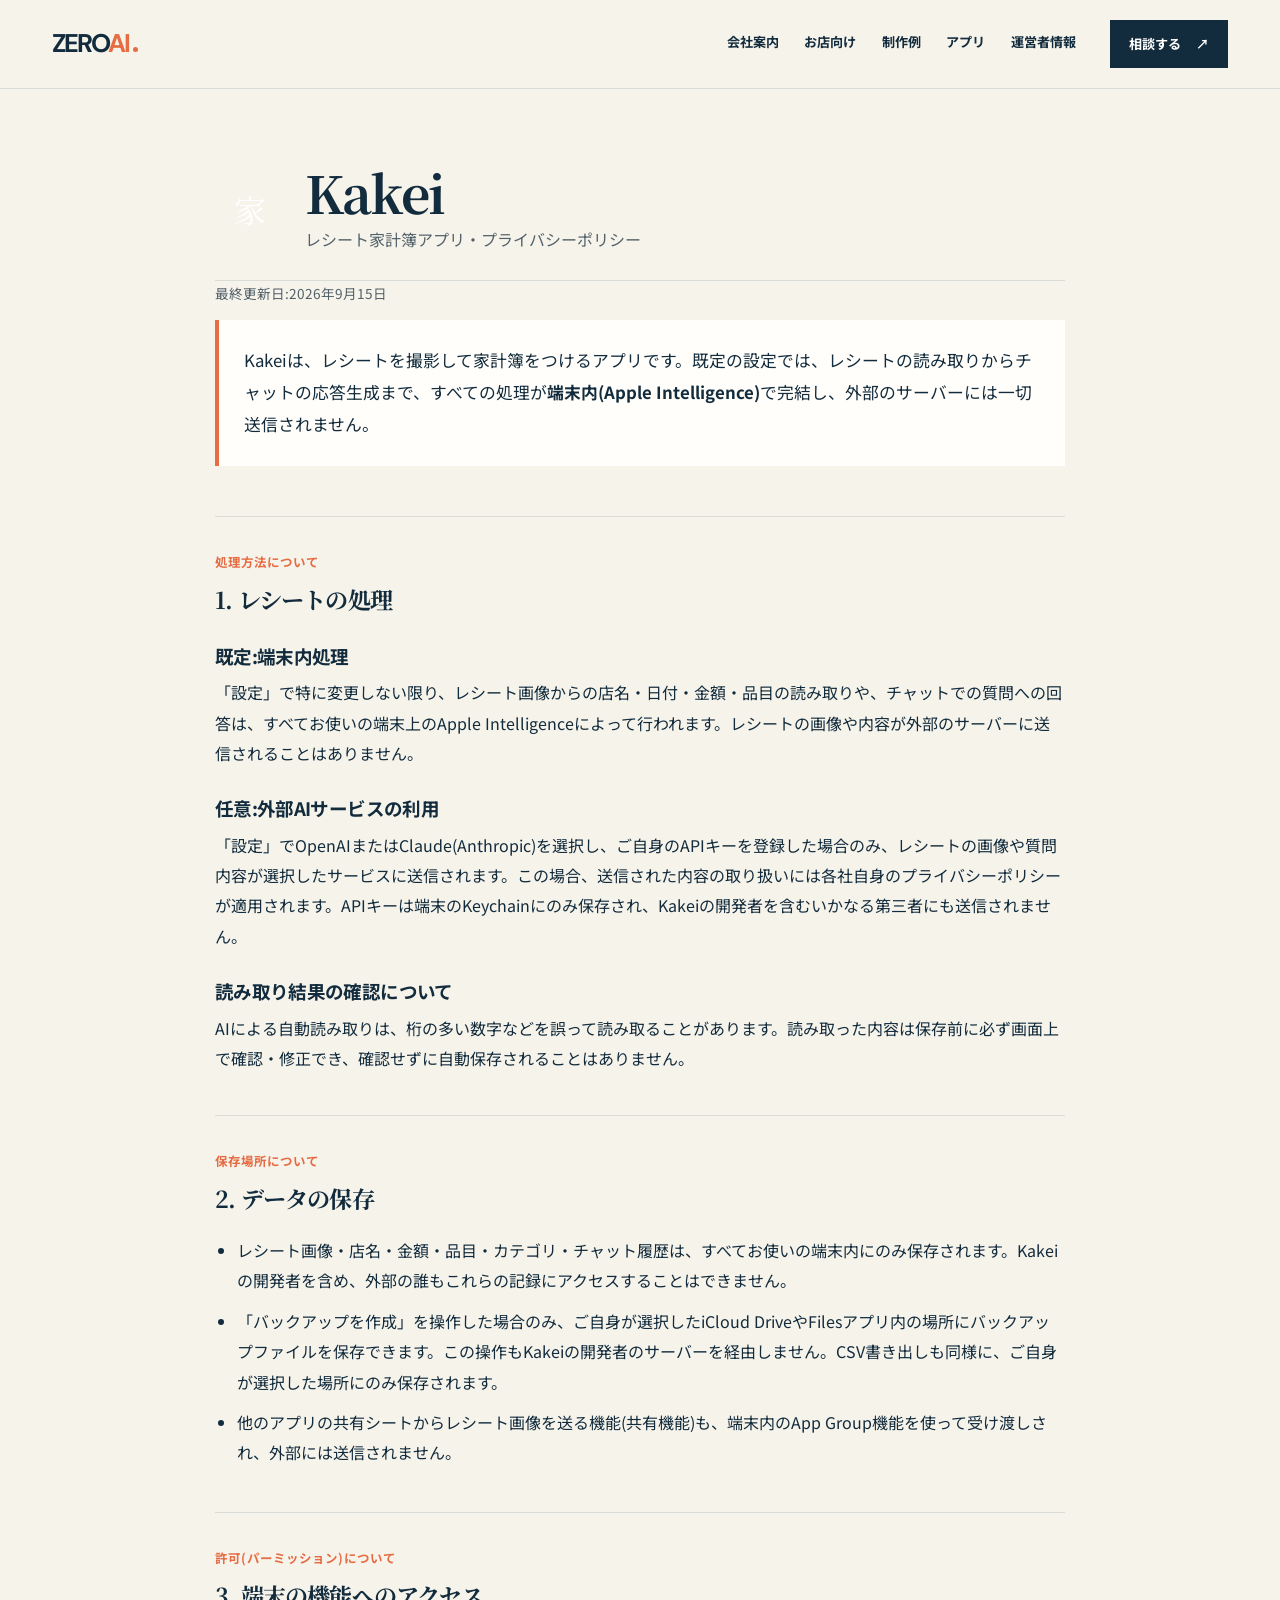
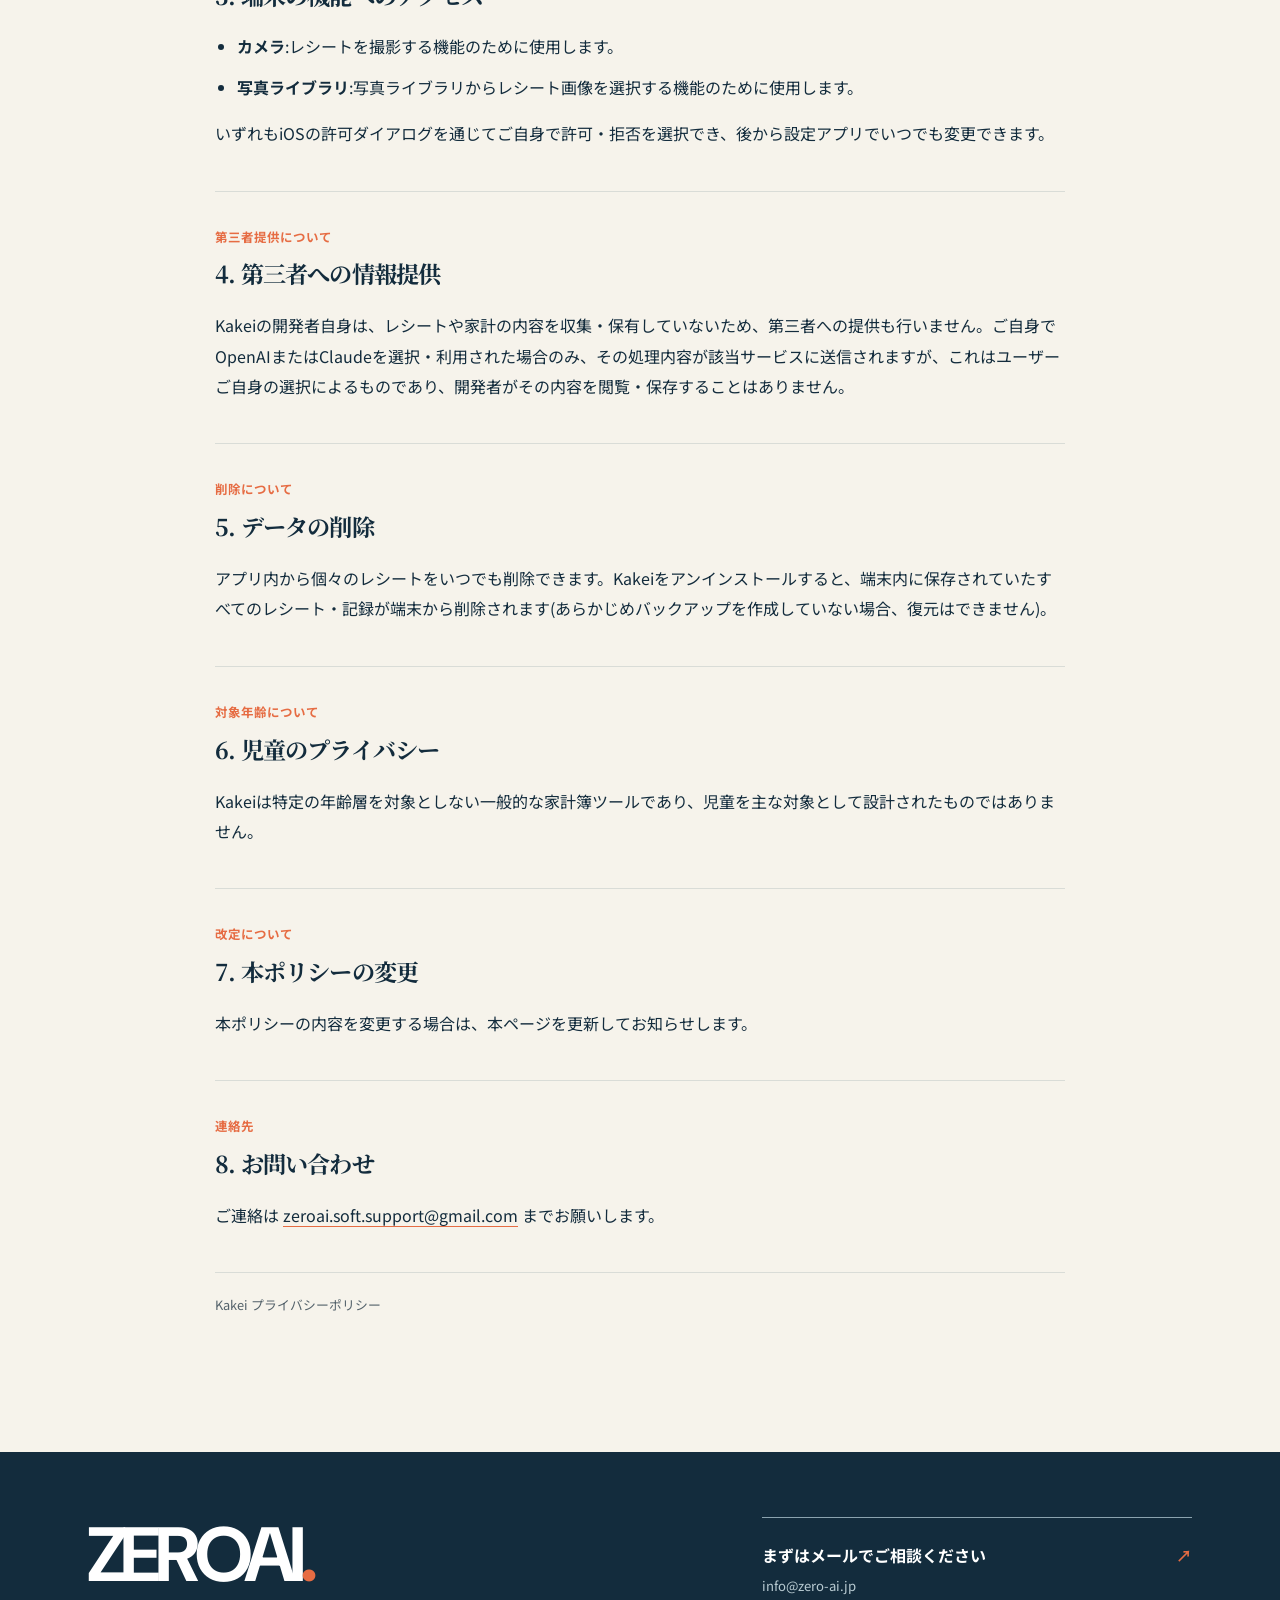
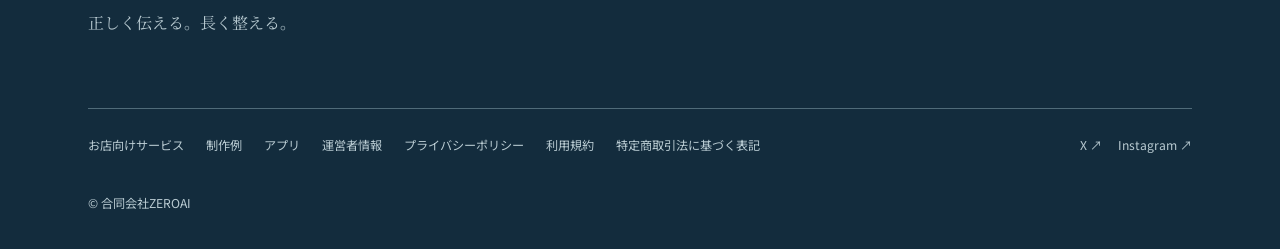
<file: kakei/privacy.html>
<!doctype html>
<html lang="ja"><head><meta charset="utf-8"><meta name="viewport" content="width=device-width,initial-scale=1"><title>Kakei プライバシー</title><meta name="description" content="Kakei(レシート家計簿アプリ)のプライバシーポリシー"><link rel="preconnect" href="https://fonts.googleapis.com"><link rel="preconnect" href="https://fonts.gstatic.com" crossorigin><link href="https://fonts.googleapis.com/css2?family=DM+Sans:wght@400;500;600;700&family=Noto+Sans+JP:wght@400;500;600;700&family=Noto+Serif+JP:wght@500;600;700&display=swap" rel="stylesheet"><link rel="stylesheet" href="../assets/site.css?v=20261002-stepsfix"></head><body class="page-app-policy"><header class="site-header"><div class="header-inner"><a class="wordmark" href="../index.html" aria-label="ZEROAI トップへ">ZERO<span>AI</span><i></i></a><nav class="desktop-nav" aria-label="主要ナビゲーション"><a href="../index.html">会社案内</a><a href="../meo/index.html">お店向け</a><a href="../works/index.html">制作例</a><a href="../apps/index.html">アプリ</a><a href="../info/index.html">運営者情報</a></nav><a class="header-contact" href="mailto:info@zero-ai.jp">相談する <span aria-hidden="true">↗</span></a><details class="mobile-nav"><summary>メニュー <span aria-hidden="true">＋</span></summary><nav aria-label="モバイルナビゲーション"><a href="../index.html">会社案内</a><a href="../meo/index.html">お店向け</a><a href="../works/index.html">制作例</a><a href="../apps/index.html">アプリ</a><a href="../info/index.html">運営者情報</a><a href="mailto:info@zero-ai.jp">お問い合わせ ↗</a></nav></details></div></header><main id="main" class="content-shell"><div class="app-policy-content">
  <header class="hero">
    <div class="badge">家</div>
    <div class="titles">
      <h1>Kakei</h1>
      <p>レシート家計簿アプリ・プライバシーポリシー</p>
    </div>
  </header>
  <p class="updated">最終更新日:2026年9月15日</p>

  <p class="lede">Kakeiは、レシートを撮影して家計簿をつけるアプリです。既定の設定では、レシートの読み取りからチャットの応答生成まで、すべての処理が<b>端末内(Apple Intelligence)</b>で完結し、外部のサーバーには一切送信されません。</p>

  <section>
    <span class="tag">処理方法について</span>
    <h2>1. レシートの処理</h2>
    <h3>既定:端末内処理</h3>
    <p>「設定」で特に変更しない限り、レシート画像からの店名・日付・金額・品目の読み取りや、チャットでの質問への回答は、すべてお使いの端末上のApple Intelligenceによって行われます。レシートの画像や内容が外部のサーバーに送信されることはありません。</p>
    <h3>任意:外部AIサービスの利用</h3>
    <p>「設定」でOpenAIまたはClaude(Anthropic)を選択し、ご自身のAPIキーを登録した場合のみ、レシートの画像や質問内容が選択したサービスに送信されます。この場合、送信された内容の取り扱いには各社自身のプライバシーポリシーが適用されます。APIキーは端末のKeychainにのみ保存され、Kakeiの開発者を含むいかなる第三者にも送信されません。</p>
    <h3>読み取り結果の確認について</h3>
    <p>AIによる自動読み取りは、桁の多い数字などを誤って読み取ることがあります。読み取った内容は保存前に必ず画面上で確認・修正でき、確認せずに自動保存されることはありません。</p>
  </section>

  <section>
    <span class="tag">保存場所について</span>
    <h2>2. データの保存</h2>
    <ul>
      <li>レシート画像・店名・金額・品目・カテゴリ・チャット履歴は、すべてお使いの端末内にのみ保存されます。Kakeiの開発者を含め、外部の誰もこれらの記録にアクセスすることはできません。</li>
      <li>「バックアップを作成」を操作した場合のみ、ご自身が選択したiCloud DriveやFilesアプリ内の場所にバックアップファイルを保存できます。この操作もKakeiの開発者のサーバーを経由しません。CSV書き出しも同様に、ご自身が選択した場所にのみ保存されます。</li>
      <li>他のアプリの共有シートからレシート画像を送る機能(共有機能)も、端末内のApp Group機能を使って受け渡しされ、外部には送信されません。</li>
    </ul>
  </section>

  <section>
    <span class="tag">許可(パーミッション)について</span>
    <h2>3. 端末の機能へのアクセス</h2>
    <ul>
      <li><b>カメラ</b>:レシートを撮影する機能のために使用します。</li>
      <li><b>写真ライブラリ</b>:写真ライブラリからレシート画像を選択する機能のために使用します。</li>
    </ul>
    <p>いずれもiOSの許可ダイアログを通じてご自身で許可・拒否を選択でき、後から設定アプリでいつでも変更できます。</p>
  </section>

  <section>
    <span class="tag">第三者提供について</span>
    <h2>4. 第三者への情報提供</h2>
    <p>Kakeiの開発者自身は、レシートや家計の内容を収集・保有していないため、第三者への提供も行いません。ご自身でOpenAIまたはClaudeを選択・利用された場合のみ、その処理内容が該当サービスに送信されますが、これはユーザーご自身の選択によるものであり、開発者がその内容を閲覧・保存することはありません。</p>
  </section>

  <section>
    <span class="tag">削除について</span>
    <h2>5. データの削除</h2>
    <p>アプリ内から個々のレシートをいつでも削除できます。Kakeiをアンインストールすると、端末内に保存されていたすべてのレシート・記録が端末から削除されます(あらかじめバックアップを作成していない場合、復元はできません)。</p>
  </section>

  <section>
    <span class="tag">対象年齢について</span>
    <h2>6. 児童のプライバシー</h2>
    <p>Kakeiは特定の年齢層を対象としない一般的な家計簿ツールであり、児童を主な対象として設計されたものではありません。</p>
  </section>

  <section>
    <span class="tag">改定について</span>
    <h2>7. 本ポリシーの変更</h2>
    <p>本ポリシーの内容を変更する場合は、本ページを更新してお知らせします。</p>
  </section>

  <section>
    <span class="tag">連絡先</span>
    <h2>8. お問い合わせ</h2>
    <p>ご連絡は <a href="mailto:zeroai.soft.support@gmail.com" style="color: var(--accent);">zeroai.soft.support@gmail.com</a> までお願いします。</p>
  </section>

  <p class="policy-end">Kakei プライバシーポリシー</p>
</div></main><footer class="site-footer"><div class="footer-upper"><div><a class="footer-mark" href="../index.html">ZEROAI<span class="mark-dot">.</span></a><p>正しく伝える。長く整える。</p></div><a class="footer-mail" href="mailto:info@zero-ai.jp">まずはメールでご相談ください <span aria-hidden="true">↗</span><small>info@zero-ai.jp</small></a></div><div class="footer-lower"><nav aria-label="フッターナビゲーション"><a href="../meo/index.html">お店向けサービス</a><a href="../works/index.html">制作例</a><a href="../apps/index.html">アプリ</a><a href="../info/index.html">運営者情報</a><a href="../privacy/index.html">プライバシーポリシー</a><a href="../terms/index.html">利用規約</a><a href="../law/index.html">特定商取引法に基づく表記</a></nav><div class="footer-social"><a href="https://x.com/ZEROAIWEB" target="_blank" rel="me noopener">X ↗</a><a href="https://www.instagram.com/zeroaiinfo/" target="_blank" rel="me noopener">Instagram ↗</a></div><span class="copyright">© 合同会社ZEROAI</span></div></footer></body></html>
</file>
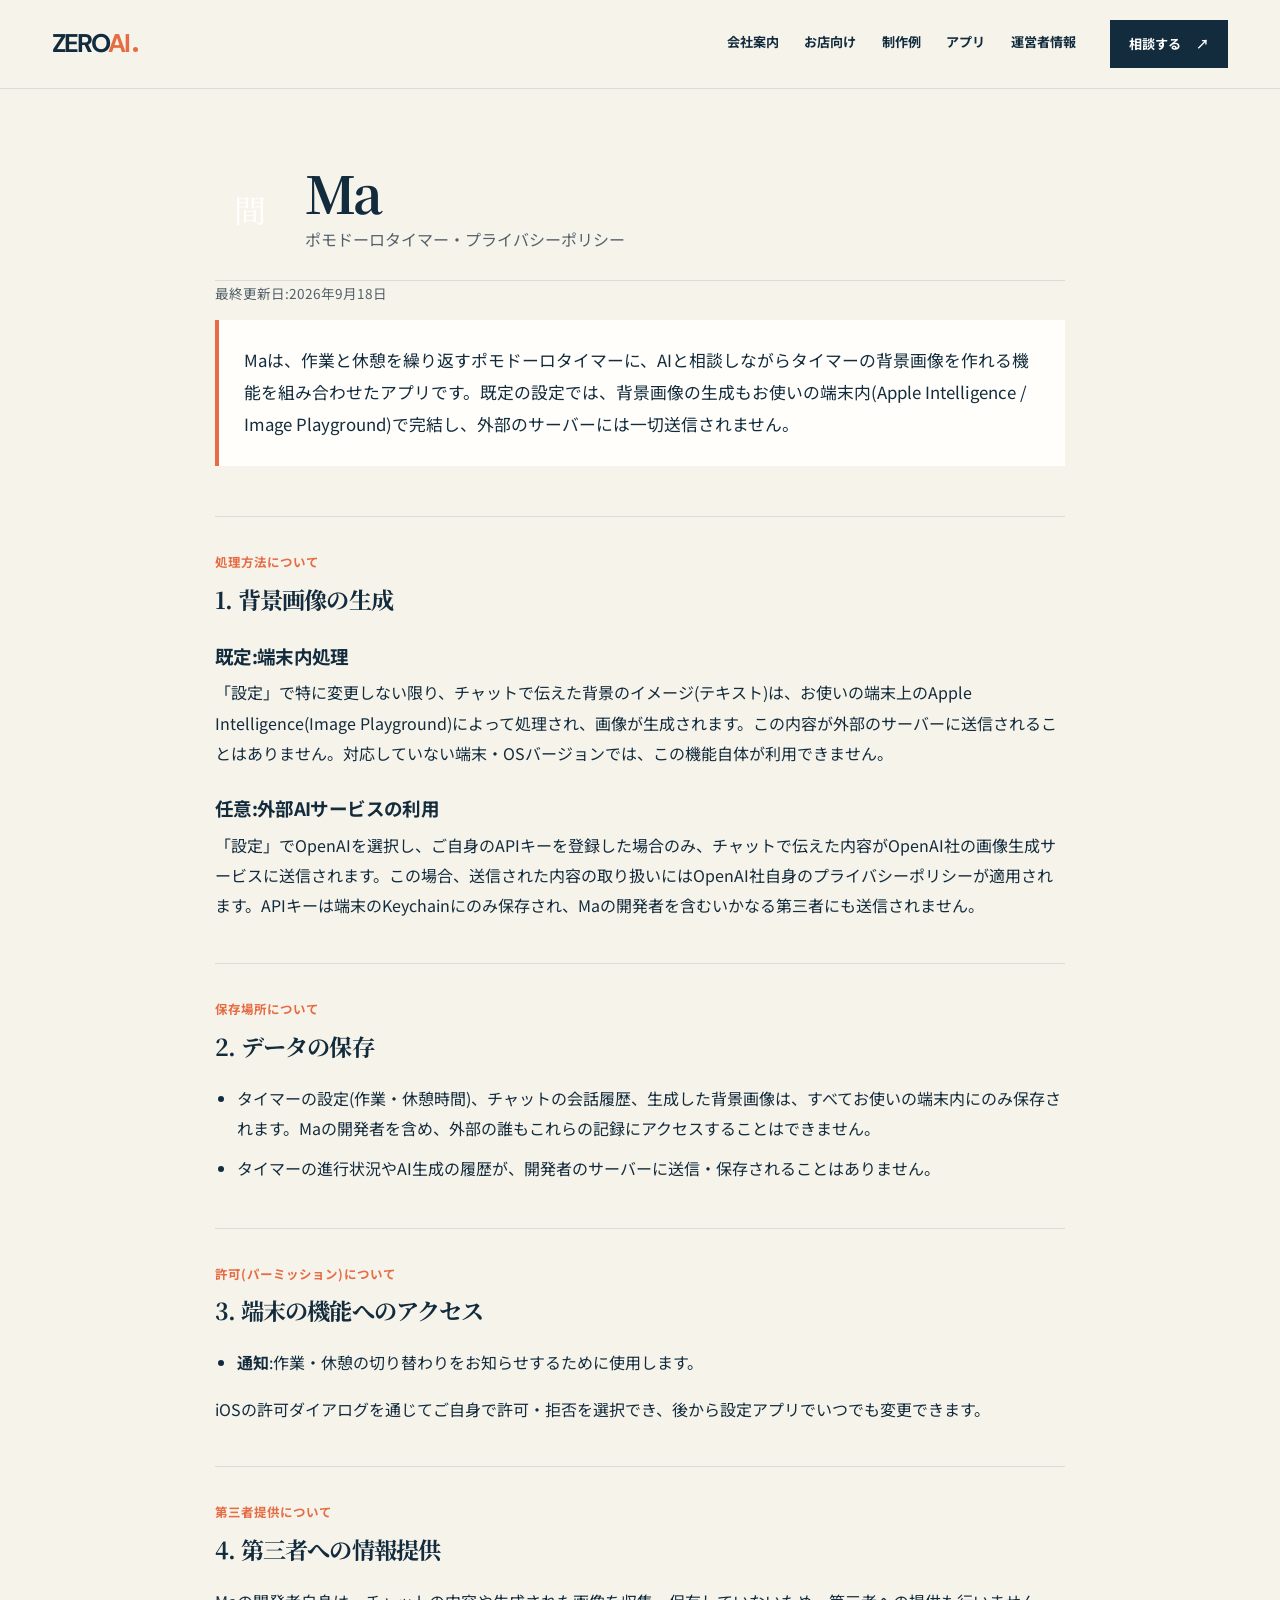
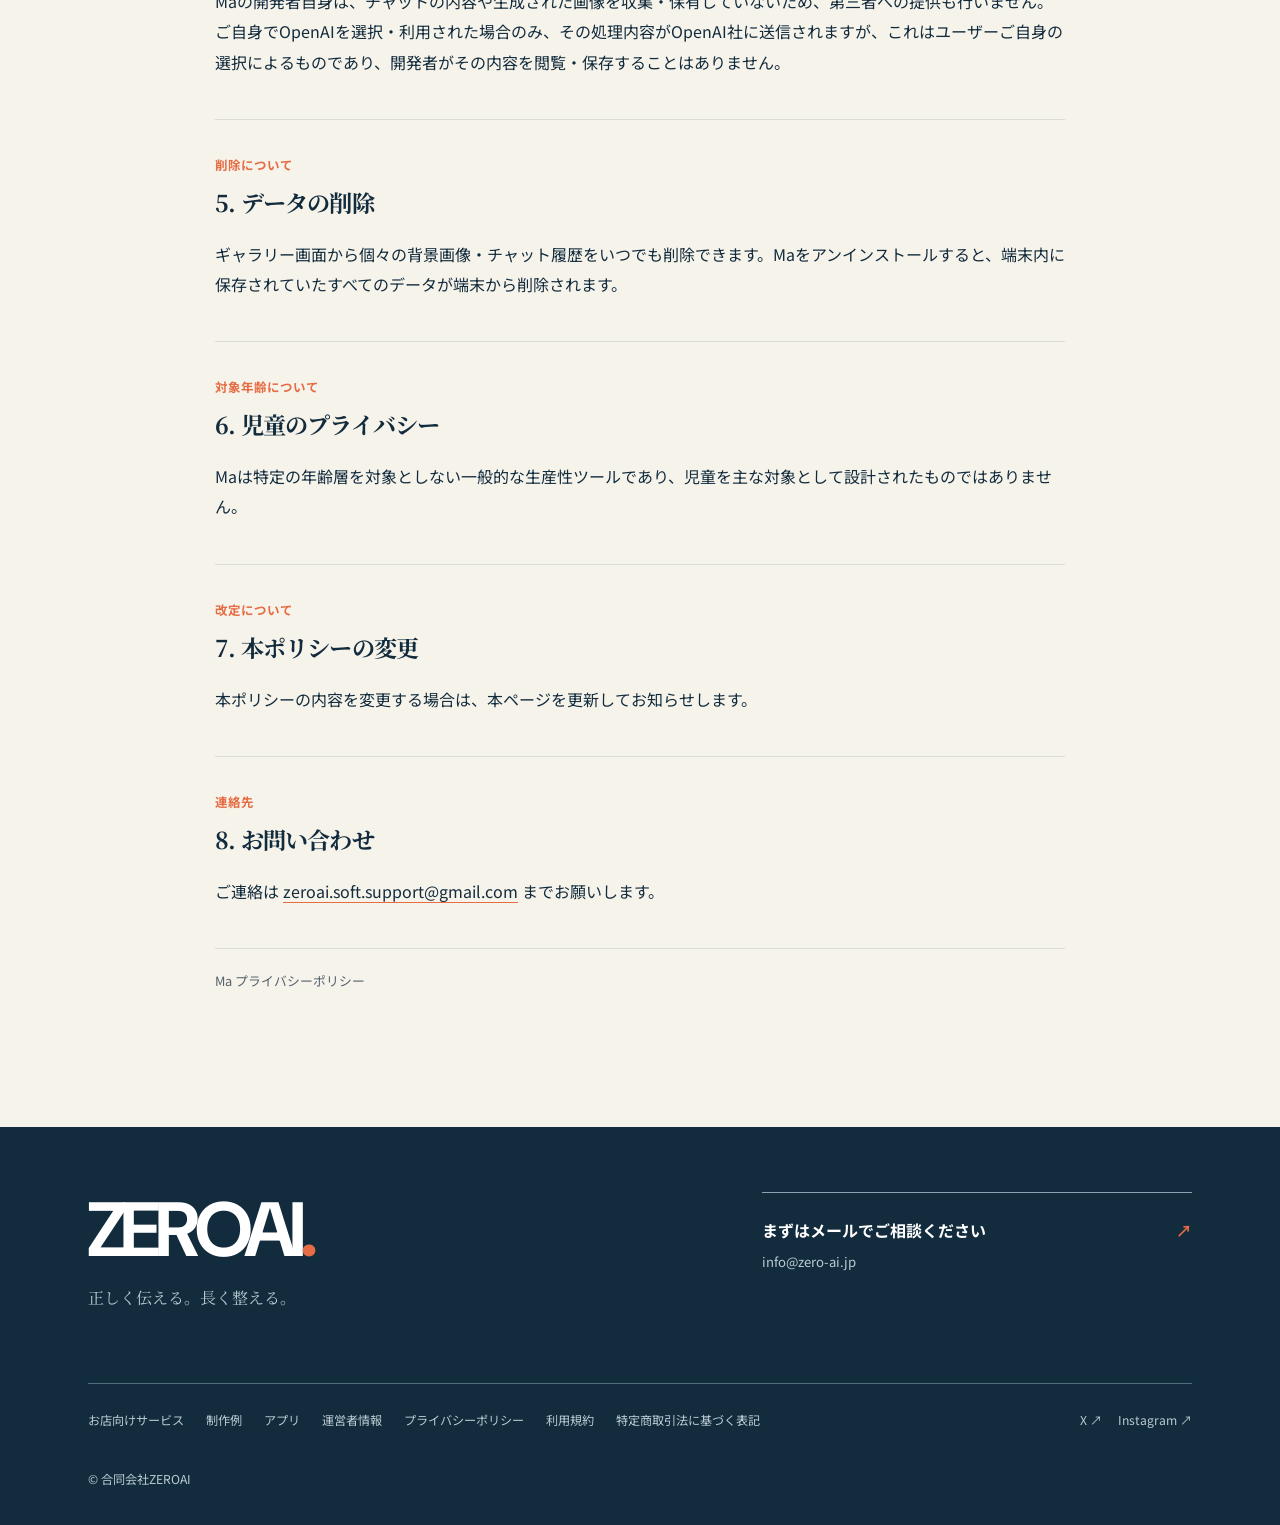
<file: ma/privacy.html>
<!doctype html>
<html lang="ja"><head><meta charset="utf-8"><meta name="viewport" content="width=device-width,initial-scale=1"><title>Ma プライバシー</title><meta name="description" content="Ma(AI背景生成付きポモドーロタイマー)のプライバシーポリシー"><link rel="preconnect" href="https://fonts.googleapis.com"><link rel="preconnect" href="https://fonts.gstatic.com" crossorigin><link href="https://fonts.googleapis.com/css2?family=DM+Sans:wght@400;500;600;700&family=Noto+Sans+JP:wght@400;500;600;700&family=Noto+Serif+JP:wght@500;600;700&display=swap" rel="stylesheet"><link rel="stylesheet" href="../assets/site.css?v=20261002-stepsfix"></head><body class="page-app-policy"><header class="site-header"><div class="header-inner"><a class="wordmark" href="../index.html" aria-label="ZEROAI トップへ">ZERO<span>AI</span><i></i></a><nav class="desktop-nav" aria-label="主要ナビゲーション"><a href="../index.html">会社案内</a><a href="../meo/index.html">お店向け</a><a href="../works/index.html">制作例</a><a href="../apps/index.html">アプリ</a><a href="../info/index.html">運営者情報</a></nav><a class="header-contact" href="mailto:info@zero-ai.jp">相談する <span aria-hidden="true">↗</span></a><details class="mobile-nav"><summary>メニュー <span aria-hidden="true">＋</span></summary><nav aria-label="モバイルナビゲーション"><a href="../index.html">会社案内</a><a href="../meo/index.html">お店向け</a><a href="../works/index.html">制作例</a><a href="../apps/index.html">アプリ</a><a href="../info/index.html">運営者情報</a><a href="mailto:info@zero-ai.jp">お問い合わせ ↗</a></nav></details></div></header><main id="main" class="content-shell"><div class="app-policy-content">
  <header class="hero">
    <div class="badge">間</div>
    <div class="titles">
      <h1>Ma</h1>
      <p>ポモドーロタイマー・プライバシーポリシー</p>
    </div>
  </header>
  <p class="updated">最終更新日:2026年9月18日</p>

  <p class="lede">Maは、作業と休憩を繰り返すポモドーロタイマーに、AIと相談しながらタイマーの背景画像を作れる機能を組み合わせたアプリです。既定の設定では、背景画像の生成もお使いの端末内(Apple Intelligence / Image Playground)で完結し、外部のサーバーには一切送信されません。</p>

  <section>
    <span class="tag">処理方法について</span>
    <h2>1. 背景画像の生成</h2>
    <h3>既定:端末内処理</h3>
    <p>「設定」で特に変更しない限り、チャットで伝えた背景のイメージ(テキスト)は、お使いの端末上のApple Intelligence(Image Playground)によって処理され、画像が生成されます。この内容が外部のサーバーに送信されることはありません。対応していない端末・OSバージョンでは、この機能自体が利用できません。</p>
    <h3>任意:外部AIサービスの利用</h3>
    <p>「設定」でOpenAIを選択し、ご自身のAPIキーを登録した場合のみ、チャットで伝えた内容がOpenAI社の画像生成サービスに送信されます。この場合、送信された内容の取り扱いにはOpenAI社自身のプライバシーポリシーが適用されます。APIキーは端末のKeychainにのみ保存され、Maの開発者を含むいかなる第三者にも送信されません。</p>
  </section>

  <section>
    <span class="tag">保存場所について</span>
    <h2>2. データの保存</h2>
    <ul>
      <li>タイマーの設定(作業・休憩時間)、チャットの会話履歴、生成した背景画像は、すべてお使いの端末内にのみ保存されます。Maの開発者を含め、外部の誰もこれらの記録にアクセスすることはできません。</li>
      <li>タイマーの進行状況やAI生成の履歴が、開発者のサーバーに送信・保存されることはありません。</li>
    </ul>
  </section>

  <section>
    <span class="tag">許可(パーミッション)について</span>
    <h2>3. 端末の機能へのアクセス</h2>
    <ul>
      <li><b>通知</b>:作業・休憩の切り替わりをお知らせするために使用します。</li>
    </ul>
    <p>iOSの許可ダイアログを通じてご自身で許可・拒否を選択でき、後から設定アプリでいつでも変更できます。</p>
  </section>

  <section>
    <span class="tag">第三者提供について</span>
    <h2>4. 第三者への情報提供</h2>
    <p>Maの開発者自身は、チャットの内容や生成された画像を収集・保有していないため、第三者への提供も行いません。ご自身でOpenAIを選択・利用された場合のみ、その処理内容がOpenAI社に送信されますが、これはユーザーご自身の選択によるものであり、開発者がその内容を閲覧・保存することはありません。</p>
  </section>

  <section>
    <span class="tag">削除について</span>
    <h2>5. データの削除</h2>
    <p>ギャラリー画面から個々の背景画像・チャット履歴をいつでも削除できます。Maをアンインストールすると、端末内に保存されていたすべてのデータが端末から削除されます。</p>
  </section>

  <section>
    <span class="tag">対象年齢について</span>
    <h2>6. 児童のプライバシー</h2>
    <p>Maは特定の年齢層を対象としない一般的な生産性ツールであり、児童を主な対象として設計されたものではありません。</p>
  </section>

  <section>
    <span class="tag">改定について</span>
    <h2>7. 本ポリシーの変更</h2>
    <p>本ポリシーの内容を変更する場合は、本ページを更新してお知らせします。</p>
  </section>

  <section>
    <span class="tag">連絡先</span>
    <h2>8. お問い合わせ</h2>
    <p>ご連絡は <a href="mailto:zeroai.soft.support@gmail.com" style="color: var(--accent);">zeroai.soft.support@gmail.com</a> までお願いします。</p>
  </section>

  <p class="policy-end">Ma プライバシーポリシー</p>
</div></main><footer class="site-footer"><div class="footer-upper"><div><a class="footer-mark" href="../index.html">ZEROAI<span class="mark-dot">.</span></a><p>正しく伝える。長く整える。</p></div><a class="footer-mail" href="mailto:info@zero-ai.jp">まずはメールでご相談ください <span aria-hidden="true">↗</span><small>info@zero-ai.jp</small></a></div><div class="footer-lower"><nav aria-label="フッターナビゲーション"><a href="../meo/index.html">お店向けサービス</a><a href="../works/index.html">制作例</a><a href="../apps/index.html">アプリ</a><a href="../info/index.html">運営者情報</a><a href="../privacy/index.html">プライバシーポリシー</a><a href="../terms/index.html">利用規約</a><a href="../law/index.html">特定商取引法に基づく表記</a></nav><div class="footer-social"><a href="https://x.com/ZEROAIWEB" target="_blank" rel="me noopener">X ↗</a><a href="https://www.instagram.com/zeroaiinfo/" target="_blank" rel="me noopener">Instagram ↗</a></div><span class="copyright">© 合同会社ZEROAI</span></div></footer></body></html>
</file>
<file: assets/site.css>
:root{--ink:#132c3d;--ink-2:#18394e;--paper:#f6f3eb;--white:#fffefa;--orange:#e66c43;--orange-pale:#ffe9df;--muted:#53616a;--line:#d9dcd7;--max:1160px}
*{box-sizing:border-box}html{scroll-behavior:smooth}body{margin:0;background:var(--paper);color:var(--ink);font:16px/1.9 "Noto Sans JP",sans-serif;-webkit-font-smoothing:antialiased}img{max-width:100%;height:auto}a{color:inherit}a:focus-visible,summary:focus-visible{outline:3px solid var(--orange);outline-offset:4px}p,li,dd{overflow-wrap:anywhere}h1,h2,h3{line-height:1.42;letter-spacing:-.035em}h1,h2{font-family:"Noto Serif JP",serif}h1{font-size:clamp(2.3rem,5vw,4.9rem)}h2{font-size:clamp(1.7rem,3vw,2.7rem)}h3{font-size:1.16rem}em{font-style:normal;color:var(--orange)}.eyebrow{display:block;color:var(--orange);font:700 .72rem/1.4 "DM Sans",sans-serif;letter-spacing:.19em;text-transform:uppercase}.mark{background:linear-gradient(transparent 68%,#f9cfb6 68%)}
.site-header{background:var(--paper);border-bottom:1px solid var(--line);position:relative;z-index:10}.header-inner{max-width:calc(var(--max) + 72px);margin:auto;padding:0 28px;min-height:82px;display:flex;align-items:center;gap:34px}.wordmark,.footer-mark{font:700 1.6rem/1 "DM Sans",sans-serif;letter-spacing:-.075em;text-decoration:none;white-space:nowrap}.wordmark span{color:var(--orange)}.wordmark i{display:inline-block;width:5px;height:5px;background:var(--orange);border-radius:50%;margin-left:3px}.desktop-nav{display:flex;align-items:center;gap:clamp(13px,2vw,31px);margin-left:auto}.desktop-nav a,.header-contact{font-size:.82rem;font-weight:700;text-decoration:none;white-space:nowrap}.desktop-nav a{padding:30px 0;border-bottom:3px solid transparent}.desktop-nav a:hover,.desktop-nav a[aria-current]{color:var(--orange);border-color:var(--orange)}.header-contact{background:var(--ink);color:#fff;padding:12px 19px;transition:background .2s}.header-contact:hover{background:var(--orange)}.header-contact span{margin-left:12px}.mobile-nav{display:none}
.content-shell{max-width:var(--max);margin:0 auto;padding:0 28px 120px}.content-shell>h1,.content-shell>.page-heading{margin:72px auto 20px}.content-shell>h1{max-width:900px}.content-shell>.lede{max-width:720px;font-size:1.15rem;color:var(--muted);line-height:1.85;margin:14px 0 56px}.content-shell>h2{border-top:1px solid var(--ink);padding-top:30px;margin:104px 0 28px}.content-shell>h3{margin:38px 0 12px}.content-shell>p,.content-shell>ul,.content-shell>ol{max-width:770px;margin:0 0 20px}.content-shell>ul,.content-shell>ol{padding-left:1.5em}.content-shell li{margin-bottom:10px}.content-shell .note{font-size:.88rem;color:var(--muted)}.content-shell a:not(.button):not(.cta):not(.open){text-underline-offset:4px;text-decoration-color:var(--orange)}.content-shell a:not(.button):not(.cta):not(.open):hover{color:var(--orange)}.content-shell>.panel{margin:26px 0 48px}.panel{background:var(--white);border:1px solid var(--line);padding:clamp(26px,4vw,50px)}.panel>h3:first-child{margin-top:0}.panel>:last-child{margin-bottom:0}.cards{display:grid;grid-template-columns:repeat(2,minmax(0,1fr));gap:20px;margin:28px 0 60px}.cards .panel{min-height:310px;display:flex;flex-direction:column}.cards .panel h3{font-family:"Noto Serif JP",serif;font-size:1.5rem;margin:0 0 12px}.cards .panel p:last-child{margin-top:auto}.cards a{font-weight:700}.cta,.button{display:inline-flex;align-items:center;justify-content:space-between;gap:28px;min-height:56px;padding:13px 23px;font-weight:700;text-decoration:none;line-height:1.4;transition:transform .2s,background .2s}.cta,.button-dark{background:var(--ink);color:#fff!important}.cta:hover,.button-dark:hover{background:var(--orange);transform:translateY(-2px)}.button-light{background:var(--white);color:var(--ink)}.button-light:hover{background:var(--orange-pale);transform:translateY(-2px)}
.home-hero{background:var(--ink);color:white;margin:0 calc((min(var(--max),100vw) - 100vw)/2 - 28px) 90px;min-height:680px;display:grid;grid-template-columns:minmax(0,1fr) minmax(0,1fr);position:relative;overflow:hidden}.hero-copy{padding:clamp(44px,7vw,100px) clamp(28px,5vw,80px) 90px max(28px,calc((100vw - var(--max))/2 + 28px));position:relative;z-index:1}.hero-copy h1{margin:18px 0 26px;font-size:clamp(2.4rem,4.4vw,4.9rem);line-height:1.35;color:white;white-space:nowrap}.hero-copy>p{max-width:510px;color:#d9e4e8;font-size:1.04rem;line-height:2}.hero-actions{display:flex;flex-wrap:wrap;align-items:center;gap:20px;margin-top:34px}.text-link{font-weight:700;text-decoration:none;white-space:nowrap}.text-link span{margin-left:8px;color:var(--orange)}.hero-image{height:100%;min-height:600px;position:relative}.hero-image img{display:block;width:100%;height:100%;object-fit:cover;object-position:65% center}.hero-image:before{content:"";position:absolute;inset:0 auto 0 0;width:30%;background:linear-gradient(90deg,var(--ink),transparent);z-index:1}.image-caption,.split-hero figcaption{position:absolute;bottom:17px;right:20px;color:#fff;background:#132c3dab;font:500 .64rem/1.4 "DM Sans",sans-serif;letter-spacing:.08em;padding:6px 9px}.hero-index{position:absolute;bottom:25px;left:max(28px,calc((100vw - var(--max))/2 + 28px));font-size:.78rem;color:#8fa6b3;letter-spacing:.08em}.page-home .showcase{display:grid;grid-template-columns:1.2fr .8fr;align-items:center;gap:6%;margin:0 0 100px;padding:28px;background:#e8e9e2}.showcase img{width:100%;display:block;box-shadow:0 16px 38px #1d324524}.showcase figcaption{font-size:.93rem;line-height:1.9;color:var(--ink);max-width:320px}.showcase figcaption:before{content:"WORK 01 / SHOWCASE";display:block;color:var(--orange);font:700 .72rem "DM Sans",sans-serif;letter-spacing:.18em;margin-bottom:16px}.showcase a{display:block;margin-top:22px;font-weight:700}.page-home .content-shell>h2:nth-of-type(2){margin-top:115px}.page-home .content-shell>h3{font-family:"Noto Serif JP",serif;font-size:1.38rem;margin:38px 0 12px}.page-home .content-shell>h3+p{max-width:820px;padding-left:28px;border-left:2px solid var(--orange)}
.split-hero{display:grid;grid-template-columns:minmax(0,1fr) minmax(0,1fr);gap:5%;align-items:center;padding:75px 0 90px;border-bottom:1px solid var(--line)}.split-copy h1{margin:18px 0 20px;font-size:clamp(2.3rem,4.2vw,4.4rem)}.split-copy p{max-width:480px;color:var(--muted);font-size:1.08rem}.split-copy .button{margin-top:22px}.split-hero figure{position:relative;margin:0}.split-hero img{display:block;width:100%;height:550px;object-fit:cover}.service-hero img{object-position:35% center}.apps-hero img{object-position:60% center}.page-heading{background:var(--ink);color:#fff;padding:60px clamp(28px,6vw,70px);margin-bottom:30px!important}.page-heading h1{margin:14px 0 0;font-size:clamp(2.2rem,4vw,4.1rem)}.page-works .content-shell>.lede{margin:28px 0 52px}.works{display:grid;gap:35px}.work{display:grid;grid-template-columns:minmax(0,1.13fr) minmax(0,.87fr);background:var(--white);border:1px solid var(--line);overflow:hidden;min-height:390px}.work:nth-child(even) .shots{order:2}.work .shots{background:#e5e8e7;position:relative;display:flex;align-items:center;padding:28px 45px}.work .shots img:first-child{display:block;width:90%;height:auto;box-shadow:0 20px 35px #20313f33}.work .shots .phone{position:absolute;display:block;width:22%;height:auto;max-height:80%;object-fit:contain;right:7%;bottom:7%;box-shadow:0 12px 20px #20313f44;border-radius:12px}.work .body{padding:clamp(28px,4vw,60px);display:flex;flex-direction:column;justify-content:center}.work .kind{font:700 .72rem "DM Sans",sans-serif;letter-spacing:.12em;color:var(--orange)}.work h3{font-family:"Noto Serif JP",serif;font-size:clamp(1.35rem,2vw,2rem);margin:15px 0}.work p{color:var(--muted)}.work .open{align-self:flex-start;margin-top:14px;border-bottom:2px solid var(--orange);font-weight:700;text-decoration:none;padding-bottom:5px}.work .open:hover{color:var(--orange)}
.page-service .content-shell>ul:first-of-type{display:grid;grid-template-columns:repeat(2,minmax(0,1fr));gap:10px 20px;list-style:none;padding:0;max-width:none;margin:34px 0 32px}.page-service .content-shell>ul:first-of-type li{border:1px solid var(--line);background:var(--white);padding:20px 22px;margin:0;display:flex;gap:16px}.page-service .content-shell>ul:first-of-type li:before{content:"✓";color:var(--orange);font-weight:700}.page-service .content-shell>h3:not(.refuse h3){font-family:"Noto Serif JP",serif;font-size:1.35rem}.refuse{background:#f8ede7;border-color:#e2c9bd}.refuse h3{color:#a94329}.refuse ul{padding-left:1.2em}.price{display:flex;align-items:end;gap:24px 70px;flex-wrap:wrap;border-bottom:1px solid var(--line);padding-bottom:26px;margin-bottom:28px}.price>span{display:flex;flex-wrap:wrap;align-items:baseline;gap:9px}.amount{font:700 clamp(2.9rem,5vw,4.7rem)/1 "DM Sans",sans-serif;letter-spacing:-.06em;color:var(--ink)}.unit{font-size:.92rem;color:var(--muted)}.steps{list-style:none!important;counter-reset:step;padding:0!important;margin-top:36px!important}.steps li{counter-increment:step;display:grid;grid-template-columns:50px 1fr;column-gap:20px;align-items:start;padding:24px 0;border-top:1px solid var(--line);margin:0}.steps li:before{content:"0" counter(step);font:700 1.3rem "DM Sans",sans-serif;color:var(--orange)}
.page-apps .app{display:flex;align-items:center;gap:24px;border-bottom:1px solid var(--line);padding:28px 0}.page-apps .app .badge{width:70px;height:70px;flex:none;display:grid;place-items:center;color:#fff;font-family:"Noto Serif JP",serif;font-size:1.8rem;border-radius:16px}.page-apps .app strong{font:700 1.35rem "DM Sans",sans-serif;display:block;line-height:1.4}.page-apps .app span{color:var(--muted)}.page-apps .app a{font-size:.86rem;font-weight:700}
dl.facts{margin:30px 0 70px;max-width:880px;border-top:1px solid var(--line)}dl.facts div{display:grid;grid-template-columns:210px 1fr;border-bottom:1px solid var(--line);padding:18px 0;gap:20px}dl.facts dt{font-weight:700;color:var(--muted)}dl.facts dd{margin:0}.page-legal .content-shell,.page-info .content-shell{max-width:950px}.page-legal .content-shell>h1,.page-info .content-shell>h1{padding-bottom:32px;border-bottom:3px solid var(--orange)}.page-legal .content-shell>h2,.page-info .content-shell>h2{margin-top:64px;font-size:1.65rem}.page-legal .content-shell>p,.page-legal .content-shell>ul,.page-legal .content-shell>ol{max-width:820px}.app-policy-content{max-width:850px;margin:75px auto 0}.app-policy-content header.hero{display:flex;gap:20px;align-items:center;border-bottom:1px solid var(--line);padding-bottom:25px}.app-policy-content .badge{width:70px;height:70px;flex:none;display:grid;place-items:center;color:white;font-family:"Noto Serif JP",serif;font-size:2rem;border-radius:16px}.app-policy-content h1{font-size:clamp(2.2rem,4vw,3.7rem);margin:0;line-height:1.1}.app-policy-content .titles p{margin:4px 0 0;color:var(--muted)}.updated{font-size:.85rem;color:var(--muted);margin:18px 0 45px}.app-policy-content .lede{font-size:1.05rem;background:var(--white);padding:25px;border-left:4px solid var(--orange);margin:0 0 50px}.app-policy-content section{padding:28px 0;border-top:1px solid var(--line)}.app-policy-content .tag{display:inline-block;font-size:.78rem;font-weight:700;color:var(--orange);letter-spacing:.08em;margin-bottom:8px}.app-policy-content h2{font-size:1.45rem;margin:0 0 20px}.app-policy-content h3{margin:27px 0 8px}.app-policy-content p{margin:0 0 14px}.app-policy-content ul{padding-left:1.4em}.app-policy-content .fill{background:var(--orange-pale);padding:22px;margin:18px 0}.policy-end{font-size:.8rem;color:var(--muted);border-top:1px solid var(--line);padding-top:20px}
.site-footer{background:var(--ink);color:#fff;padding:65px max(28px,calc((100vw - var(--max))/2 + 28px)) 34px}.footer-upper{display:flex;align-items:start;justify-content:space-between;gap:30px;padding-bottom:70px}.footer-mark{font-size:clamp(2.5rem,6vw,5.2rem)}.mark-dot{color:var(--orange)}.footer-upper p{font-family:"Noto Serif JP",serif;color:#b9cbd2;margin:14px 0 0}.footer-mail{width:min(430px,100%);padding:22px 0;border-top:1px solid #8ba3af;display:flex;justify-content:space-between;flex-wrap:wrap;gap:4px;font-weight:700;text-decoration:none}.footer-mail span{color:var(--orange)}.footer-mail small{display:block;width:100%;color:#b9cbd2;font-size:.82rem;font-weight:400}.footer-lower{border-top:1px solid #506b79;padding-top:25px;display:flex;flex-wrap:wrap;align-items:start;justify-content:space-between;gap:20px;color:#b9cbd2;font-size:.76rem}.footer-lower nav{display:flex;gap:10px 22px;flex-wrap:wrap;max-width:760px}.footer-lower a{text-decoration:none}.footer-lower a:hover{color:#fff}.footer-social{display:flex;gap:16px}.copyright{width:100%;margin-top:15px}
@media(max-width:980px){.desktop-nav,.header-contact{display:none}.header-inner{min-height:70px}.mobile-nav{display:block;margin-left:auto;position:relative}.mobile-nav summary{cursor:pointer;list-style:none;font-size:.87rem;font-weight:700;padding:14px 0}.mobile-nav summary::-webkit-details-marker{display:none}.mobile-nav summary span{color:var(--orange);margin-left:8px}.mobile-nav nav{position:absolute;right:-28px;top:100%;width:min(330px,100vw);background:var(--white);box-shadow:0 20px 35px #142c3e24;padding:14px;display:grid}.mobile-nav nav a{text-decoration:none;padding:11px 12px;border-bottom:1px solid var(--line);font-weight:700}.home-hero{grid-template-columns:1fr;min-height:0}.hero-copy{padding:60px 28px 32px}.hero-copy h1{white-space:normal}.hero-image{height:320px;min-height:0}.hero-image:before{display:none}.hero-index{display:none}.split-hero{gap:4%;padding:50px 0}.split-hero img{height:400px}.work{grid-template-columns:1fr}.work:nth-child(even) .shots{order:0}.work .shots{min-height:350px}.footer-upper{padding-bottom:50px}}
@media(max-width:680px){body{font-size:16px}.content-shell{padding:0 20px 80px}.header-inner{padding:0 20px}.mobile-nav nav{right:-20px}.home-hero{margin:0 -20px 60px}.hero-copy{padding:46px 24px 24px}.hero-copy h1{font-size:clamp(2.2rem,9vw,3.35rem)}.hero-copy>p{font-size:1rem}.hero-actions{gap:15px}.hero-image{height:270px}.page-home .showcase{display:block;margin:0 -4px 60px;padding:20px}.showcase figcaption{padding:20px 6px 0}.content-shell>h2{margin-top:72px;padding-top:24px}.content-shell>h1,.content-shell>.page-heading{margin-top:43px}.content-shell>.lede{margin-bottom:36px;font-size:1.03rem}.cards{grid-template-columns:1fr}.cards .panel{min-height:0}.panel{padding:25px 22px}.split-hero{display:flex;flex-direction:column;align-items:stretch;padding:44px 0 45px}.split-copy h1{font-size:clamp(2.2rem,9vw,3.3rem)}.split-hero figure{margin-top:35px}.split-hero img{height:280px}.page-heading{padding:42px 24px}.page-heading h1{font-size:clamp(2.1rem,8vw,3.25rem)}.work .shots{min-height:220px;padding:20px 28px}.work .body{padding:28px 24px}.work .shots .phone{right:6%}.page-service .content-shell>ul:first-of-type{grid-template-columns:1fr}.price{gap:18px}.price>span{width:100%}.steps li{grid-template-columns:42px 1fr;gap:12px}.page-apps .app{gap:14px}.page-apps .app .badge{height:56px;width:56px;font-size:1.4rem}dl.facts div{grid-template-columns:1fr;gap:2px}.app-policy-content{margin-top:42px}.app-policy-content .badge{width:56px;height:56px;font-size:1.5rem}.app-policy-content .lede{padding:20px}.site-footer{padding:55px 20px 30px}.footer-upper{display:block}.footer-mail{margin-top:40px}.footer-lower nav{display:grid;grid-template-columns:repeat(2,minmax(0,1fr));width:100%}.footer-social{margin-top:16px}}
@media(prefers-reduced-motion:reduce){html{scroll-behavior:auto}*{transition:none!important}}

/* Steps keep each heading and its sentence in one text column. */
.steps li{display:block;position:relative;padding:24px 0 24px 72px}
.steps li::before{position:absolute;left:0;top:24px}
.steps li strong{display:block;margin-bottom:4px}
@media(max-width:680px){.steps li{padding-left:56px}.steps li::before{top:24px}}
</file>
